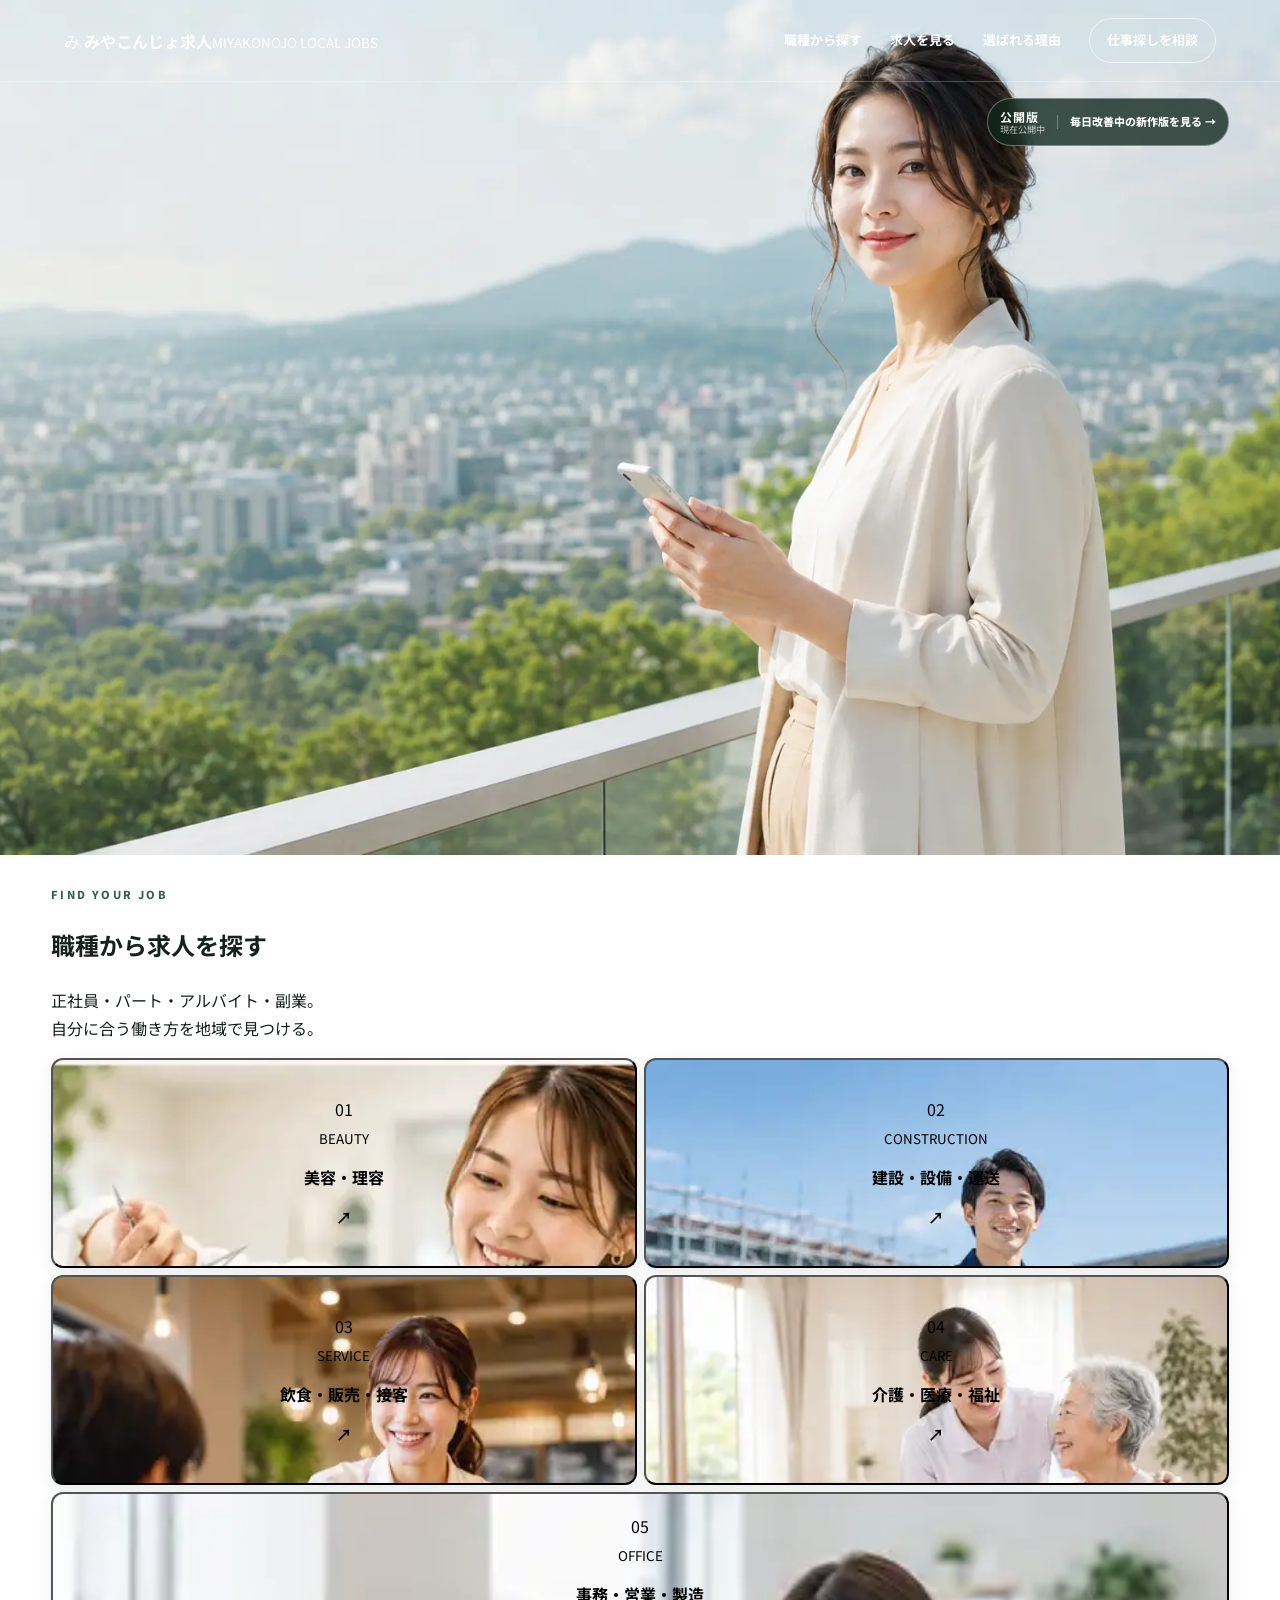
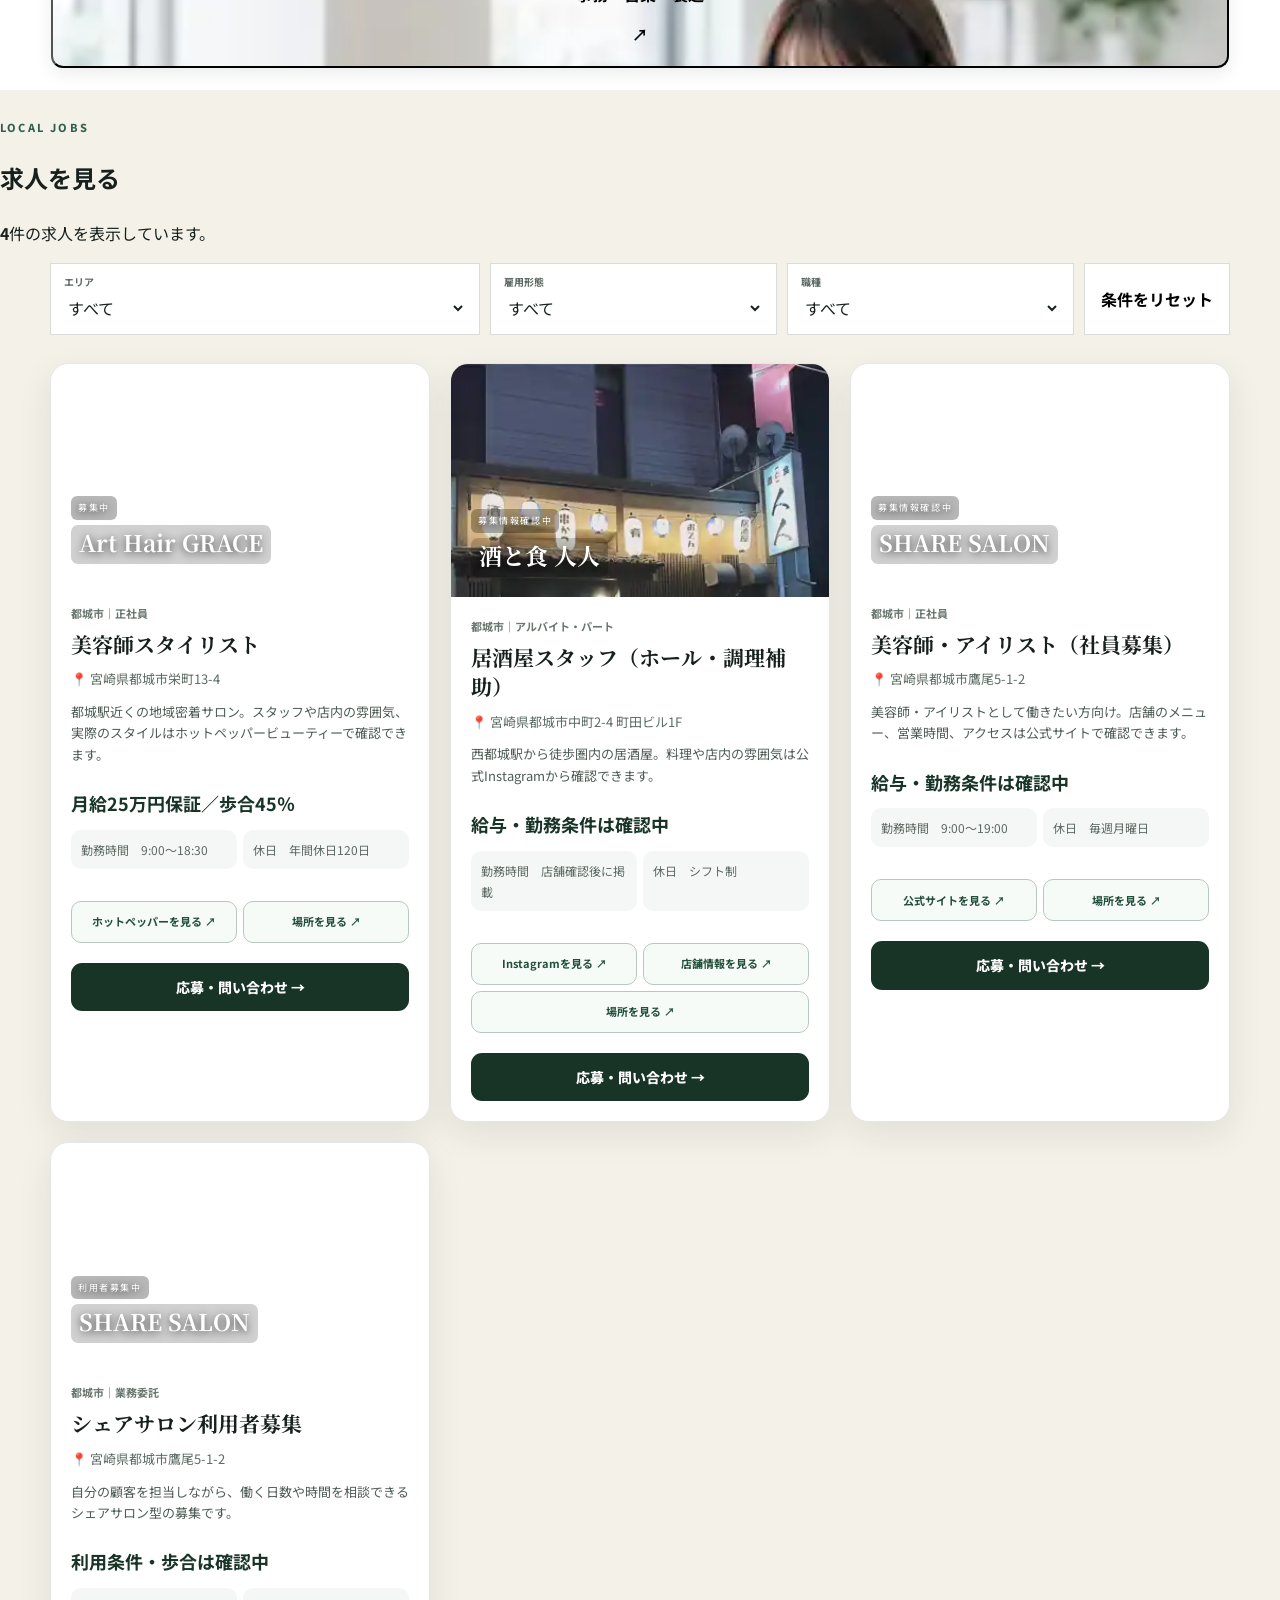
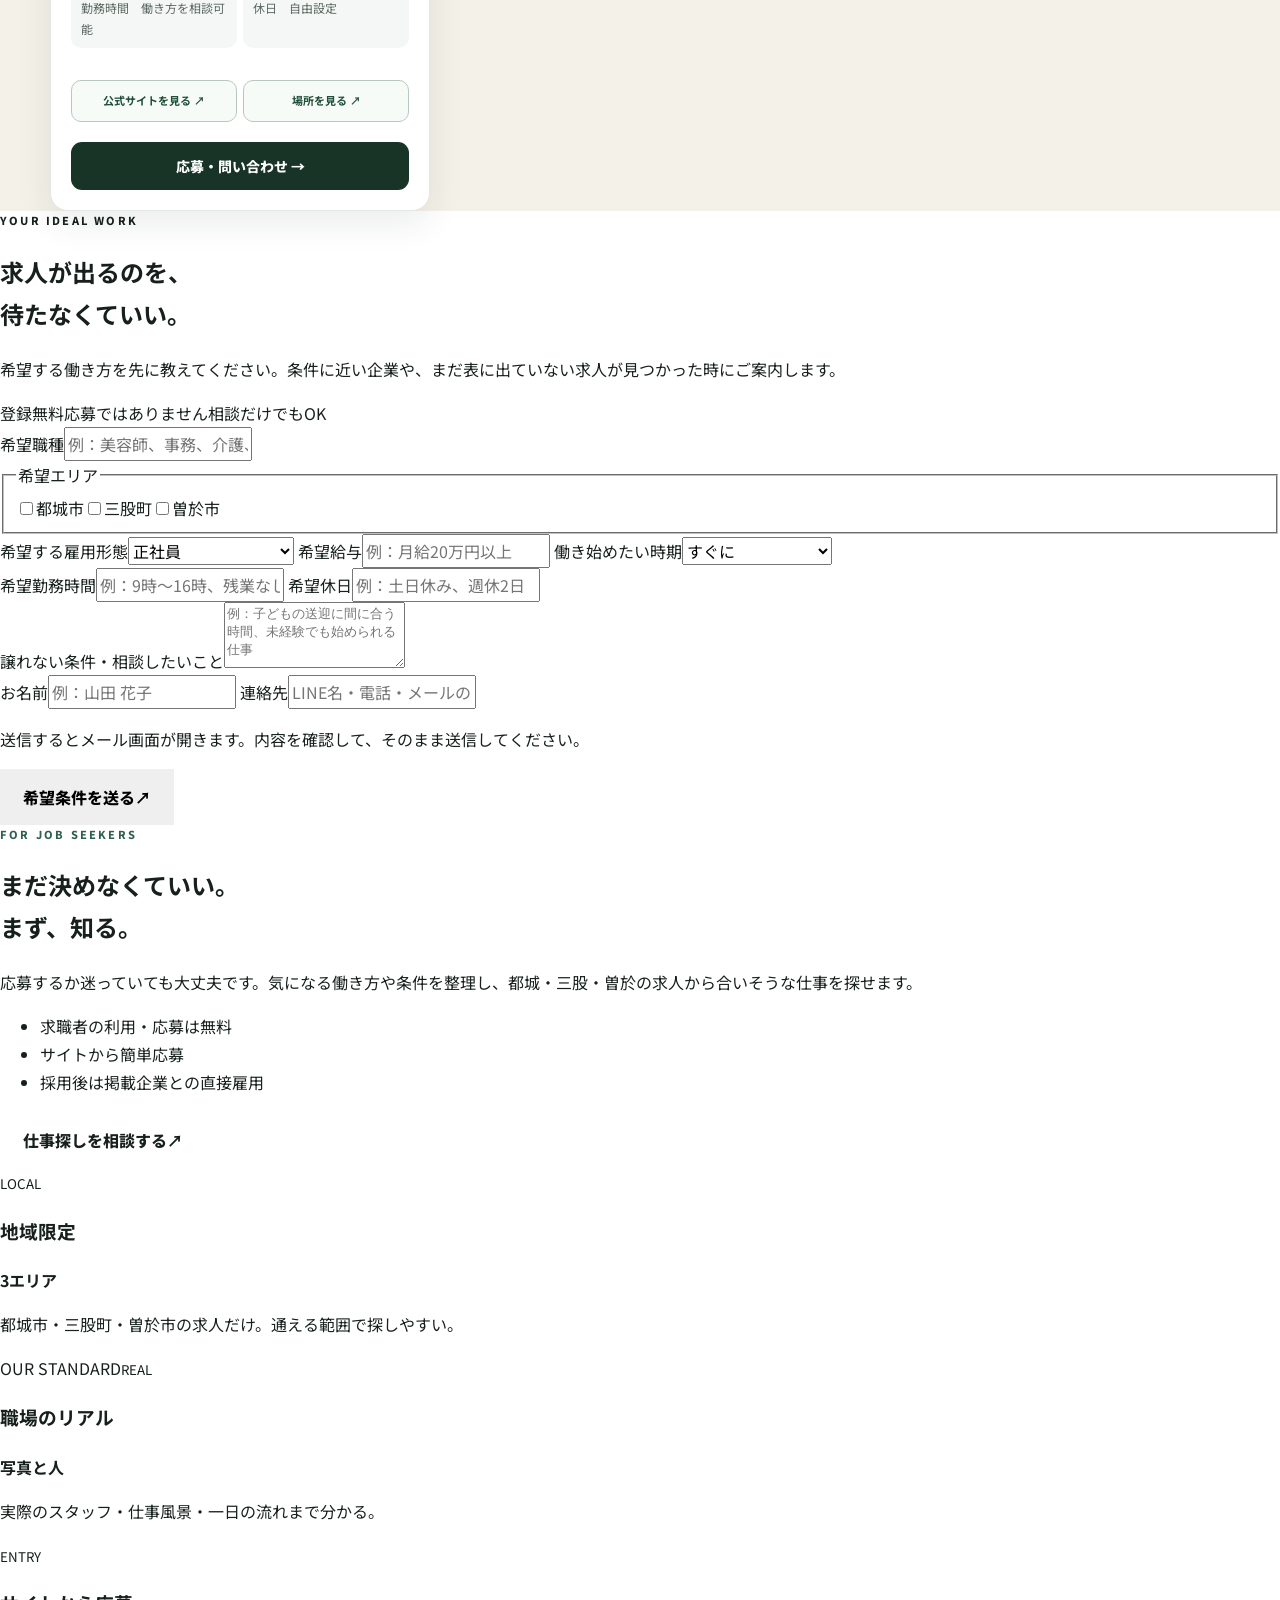
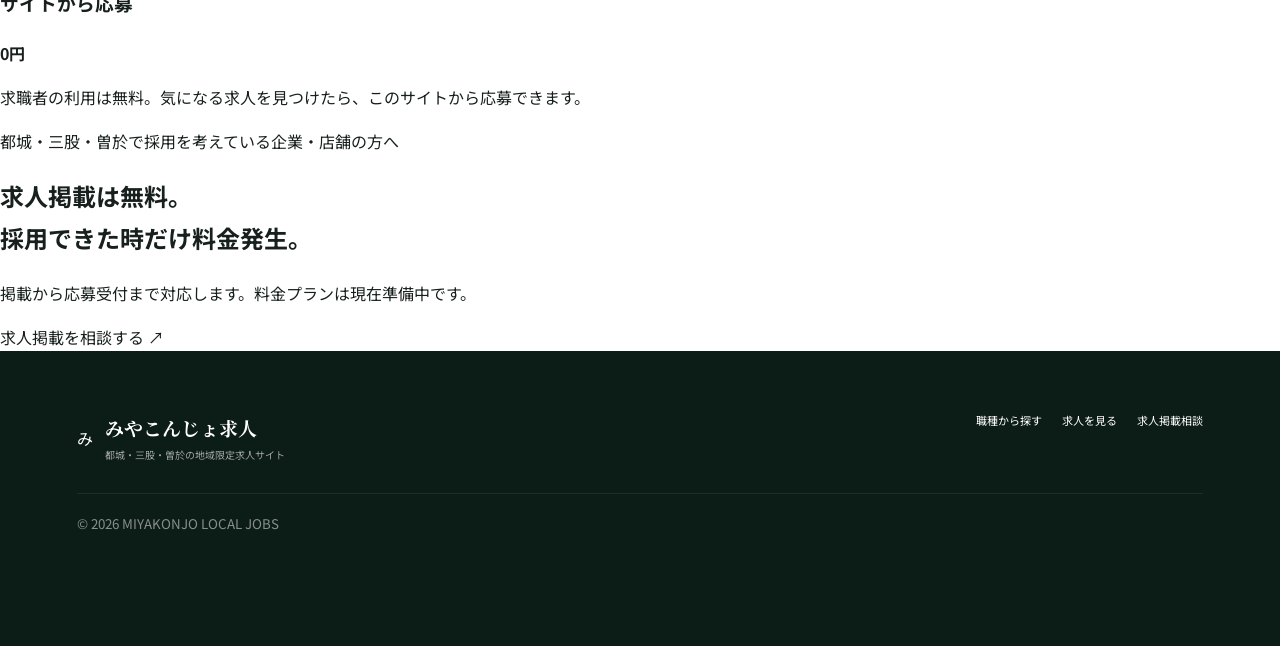
<file: index.html>
<!doctype html>
<html lang="ja">
<head>
  <meta charset="utf-8">
  <meta name="viewport" content="width=device-width,initial-scale=1,viewport-fit=cover">
  <meta name="theme-color" content="#244b3b">
  <meta name="description" content="都城・三股・曽於の地域限定求人サイト。サイトから応募でき、採用後は掲載企業との直接雇用になります。">
  <title>【公開版】みやこんじょ求人｜都城・三股・曽於の地域限定求人サイト</title>
  <link rel="preconnect" href="https://fonts.googleapis.com">
  <link rel="preconnect" href="https://fonts.gstatic.com" crossorigin>
  <link href="https://fonts.googleapis.com/css2?family=Noto+Sans+JP:wght@400;500;600;700;800&family=Noto+Serif+JP:wght@600;700&display=swap" rel="stylesheet">
  <link rel="stylesheet" href="styles.css">
  <script src="app.js" defer></script>
  <style>
    .site-edition{position:absolute;z-index:25;top:98px;right:4vw;display:flex;align-items:center;gap:12px;padding:10px 12px;border:1px solid rgba(255,255,255,.35);border-radius:999px;background:rgba(15,38,29,.78);color:#fff;backdrop-filter:blur(10px);font-size:11px;line-height:1.25}
    .site-edition div{display:grid}.site-edition strong{font-size:12px;letter-spacing:.08em}.site-edition small{opacity:.72}.site-edition a{padding-left:12px;border-left:1px solid rgba(255,255,255,.3);font-weight:800}
    @media(max-width:700px){.site-edition{top:76px;left:10px;right:10px;justify-content:space-between;padding:8px 10px}.site-edition small{display:none}.site-edition a{font-size:10px}}
  </style>
</head>
<body>
  <aside class="site-edition" aria-label="サイトのバージョン"><div><strong>公開版</strong><small>現在公開中</small></div><a href="v2/">毎日改善中の新作版を見る →</a></aside>
  <header class="header">
    <a class="logo" href="#top" aria-label="みやこんじょ求人 ホーム">
      <span class="logo-mark">み</span>
      <span><strong>みやこんじょ求人</strong><small>MIYAKONOJO LOCAL JOBS</small></span>
    </a>
    <nav class="desktop-nav" aria-label="メインメニュー">
      <a href="#category">職種から探す</a>
      <a href="#jobs">求人を見る</a>
      <a href="#about">選ばれる理由</a>
      <a class="nav-cta" href="#entry">仕事探しを相談</a>
    </nav>
    <button class="menu-button" type="button" aria-label="メニューを開く" aria-expanded="false"><span></span><span></span></button>
  </header>

  <main id="top">
    <section class="hero">
      <img class="hero-image" src="assets/hero.webp" alt="スマートフォンを手に、地域の街を眺める女性">
      <div class="hero-shade"></div>
      <div class="hero-content">
        <p class="eyebrow">都城・三股・曽於の地域限定求人サイト</p>
        <h1>地元で働く。<br><span>ちゃんと選ぶ。</span></h1>
        <p class="hero-lead">給与や休日だけでは分からない。<br>職場の人、雰囲気、働き方まで見て選べる求人サイト。</p>
        <form class="hero-search" id="heroSearch">
          <label><span>キーワード</span><input id="heroKeyword" type="search" placeholder="美容、事務、未経験など"></label>
          <label><span>エリア</span><select id="heroArea"><option value="">すべて</option><option>都城市</option><option>三股町</option><option>曽於市</option></select></label>
          <button type="submit">求人を探す</button>
        </form>
        <div class="hero-actions">
          <a class="button button-primary" href="#jobs">求人を見る <span>↗</span></a>
          <a class="button button-glass" href="#wish">希望条件を登録する</a>
        </div>
      </div>
      <div class="ambassador"><small>JOB NAVIGATOR</small><strong>MIYAKO</strong><span>地元の仕事探しをご案内</span></div>
      <div class="hero-note"><span>SCROLL</span><i></i></div>
    </section>

    <section class="intro" id="about">
      <div>
        <p class="eyebrow green">WHY LOCAL JOBS?</p>
        <h2>求人票の向こう側まで、<br>見てから選べる。</h2>
      </div>
      <p>同じ職種、同じ給与でも、働きやすさは会社ごとに違います。みやこんじょ求人は、実際のスタッフ、職場の雰囲気、一日の流れまで届けます。気になる求人には、このサイトから応募できます。</p>
    </section>

    <section class="category-section" id="category">
      <div class="section-title">
        <div><p class="eyebrow green">FIND YOUR JOB</p><h2>職種から求人を探す</h2></div>
        <p>正社員・パート・アルバイト・副業。<br>自分に合う働き方を地域で見つける。</p>
      </div>
      <div class="category-grid">
        <button class="category-card beauty" type="button" data-category="美容・理容">
          <span class="category-number">01</span><div><small>BEAUTY</small><h3>美容・理容</h3><p>スタイリスト・アシスタント・アイリスト</p></div><b>↗</b>
        </button>
        <button class="category-card work" type="button" data-category="建設・設備・運送">
          <span class="category-number">02</span><div><small>CONSTRUCTION</small><h3>建設・設備・運送</h3><p>技術職・現場・ドライバー</p></div><b>↗</b>
        </button>
        <button class="category-card food" type="button" data-category="飲食・販売・接客">
          <span class="category-number">03</span><div><small>SERVICE</small><h3>飲食・販売・接客</h3><p>飲食店・小売・宿泊・サービス</p></div><b>↗</b>
        </button>
        <button class="category-card text-card service" type="button" data-category="介護・医療・福祉">
          <span class="category-number">04</span><div><small>CARE</small><h3>介護・医療・福祉</h3><p>介護職・看護・保育・支援</p></div><b>↗</b>
        </button>
        <button class="category-card text-card outing" type="button" data-category="事務・営業・製造">
          <span class="category-number">05</span><div><small>OFFICE</small><h3>事務・営業・製造</h3><p>オフィス・工場・農業・その他</p></div><b>↗</b>
        </button>
      </div>
    </section>

    <section class="jobs-section" id="jobs">
      <div class="section-title">
        <div><p class="eyebrow green">LOCAL JOBS</p><h2>求人を見る</h2></div>
        <p><strong id="resultCount">0</strong>件の求人を表示しています。</p>
      </div>
      <div class="job-filters">
        <label><span>エリア</span><select id="areaFilter"><option value="">すべて</option><option>都城市</option><option>三股町</option><option>曽於市</option></select></label>
        <label><span>雇用形態</span><select id="typeFilter"><option value="">すべて</option><option>正社員</option><option>アルバイト・パート</option><option>業務委託</option></select></label>
        <label><span>職種</span><select id="categoryFilter"><option value="">すべて</option><option>美容・理容</option><option>建設・設備・運送</option><option>飲食・販売・接客</option><option>介護・医療・福祉</option><option>事務・営業・製造</option></select></label>
        <button id="resetFilters" type="button">条件をリセット</button>
      </div>
      <div class="job-grid" id="jobList"></div>
      <div class="empty-jobs" id="emptyJobs" hidden><h3>条件に合う求人がまだありません</h3><p>希望条件を登録すると、近い求人が出た時にご案内できます。</p><a href="#wish">希望条件を登録する</a></div>
    </section>

    <section class="wish-section" id="wish">
      <div class="wish-intro">
        <p class="eyebrow">YOUR IDEAL WORK</p>
        <h2>求人が出るのを、<br>待たなくていい。</h2>
        <p>希望する働き方を先に教えてください。条件に近い企業や、まだ表に出ていない求人が見つかった時にご案内します。</p>
        <div class="wish-points"><span>登録無料</span><span>応募ではありません</span><span>相談だけでもOK</span></div>
      </div>
      <form class="wish-form" id="wishForm">
        <div class="form-row">
          <label><span>希望職種</span><input name="job" required placeholder="例：美容師、事務、介護、運送"></label>
          <fieldset><legend>希望エリア</legend><div class="choice-group"><label><input type="checkbox" name="area" value="都城市"><span>都城市</span></label><label><input type="checkbox" name="area" value="三股町"><span>三股町</span></label><label><input type="checkbox" name="area" value="曽於市"><span>曽於市</span></label></div></fieldset>
        </div>
        <div class="form-row three">
          <label><span>希望する雇用形態</span><select name="type"><option>正社員</option><option>パート・アルバイト</option><option>副業・業務委託</option><option>こだわらない</option></select></label>
          <label><span>希望給与</span><input name="salary" placeholder="例：月給20万円以上"></label>
          <label><span>働き始めたい時期</span><select name="start"><option>すぐに</option><option>1か月以内</option><option>3か月以内</option><option>良い仕事があれば</option></select></label>
        </div>
        <div class="form-row">
          <label><span>希望勤務時間</span><input name="hours" placeholder="例：9時〜16時、残業なし"></label>
          <label><span>希望休日</span><input name="holidays" placeholder="例：土日休み、週休2日"></label>
        </div>
        <label><span>譲れない条件・相談したいこと</span><textarea name="priority" rows="4" placeholder="例：子どもの送迎に間に合う時間、未経験でも始められる仕事"></textarea></label>
        <div class="form-row">
          <label><span>お名前</span><input name="name" required autocomplete="name" placeholder="例：山田 花子"></label>
          <label><span>連絡先</span><input name="contact" required placeholder="LINE名・電話・メールのいずれか"></label>
        </div>
        <div class="form-submit"><p>送信するとメール画面が開きます。内容を確認して、そのまま送信してください。</p><button class="button button-primary" type="submit">希望条件を送る <span>↗</span></button></div>
      </form>
    </section>


    <section class="advertise" id="entry">
      <div class="ad-copy">
        <p class="eyebrow green">FOR JOB SEEKERS</p>
        <h2>まだ決めなくていい。<br><span>まず、知る。</span></h2>
        <p>応募するか迷っていても大丈夫です。気になる働き方や条件を整理し、都城・三股・曽於の求人から合いそうな仕事を探せます。</p>
        <ul><li>求職者の利用・応募は無料</li><li>サイトから簡単応募</li><li>採用後は掲載企業との直接雇用</li></ul>
        <a class="button button-primary" href="mailto:weeds_skillup_0128@yahoo.co.jp?subject=仕事探しの相談">仕事探しを相談する <span>↗</span></a>
      </div>
      <div class="plans">
        <div><small>LOCAL</small><h3>地域限定</h3><strong><b>3</b>エリア</strong><p>都城市・三股町・曽於市の求人だけ。通える範囲で探しやすい。</p></div>
        <div class="recommended"><span>OUR STANDARD</span><small>REAL</small><h3>職場のリアル</h3><strong><b>写真</b>と人</strong><p>実際のスタッフ・仕事風景・一日の流れまで分かる。</p></div>
        <div><small>ENTRY</small><h3>サイトから応募</h3><strong><b>0</b>円</strong><p>求職者の利用は無料。気になる求人を見つけたら、このサイトから応募できます。</p></div>
      </div>
    </section>
    <section class="employer-cta" id="advertise"><p>都城・三股・曽於で採用を考えている企業・店舗の方へ</p><h2>求人掲載は無料。<br>採用できた時だけ料金発生。</h2><p>掲載から応募受付まで対応します。料金プランは現在準備中です。</p><a href="mailto:weeds_skillup_0128@yahoo.co.jp?subject=求人掲載の相談">求人掲載を相談する ↗</a></section>
  </main>

  <footer>
    <div class="footer-brand"><span class="logo-mark">み</span><div><strong>みやこんじょ求人</strong><p>都城・三股・曽於の地域限定求人サイト</p></div></div>
    <div class="footer-links"><a href="#category">職種から探す</a><a href="#jobs">求人を見る</a><a href="#advertise">求人掲載相談</a></div>
    <small>© 2026 MIYAKONJO LOCAL JOBS</small>
  </footer>

  <nav class="mobile-nav" aria-label="スマホメニュー">
    <a href="#top"><span>⌂</span>ホーム</a><a href="#category"><span>⌕</span>職種</a><a href="#jobs"><span>✦</span>求人</a><a href="#wish"><span>＋</span>希望</a>
  </nav>
  <dialog class="job-dialog" id="jobDialog"><div id="jobDialogContent"></div><button class="dialog-close" id="closeDialog" type="button" aria-label="閉じる">×</button></dialog>
</body>
</html>
</file>
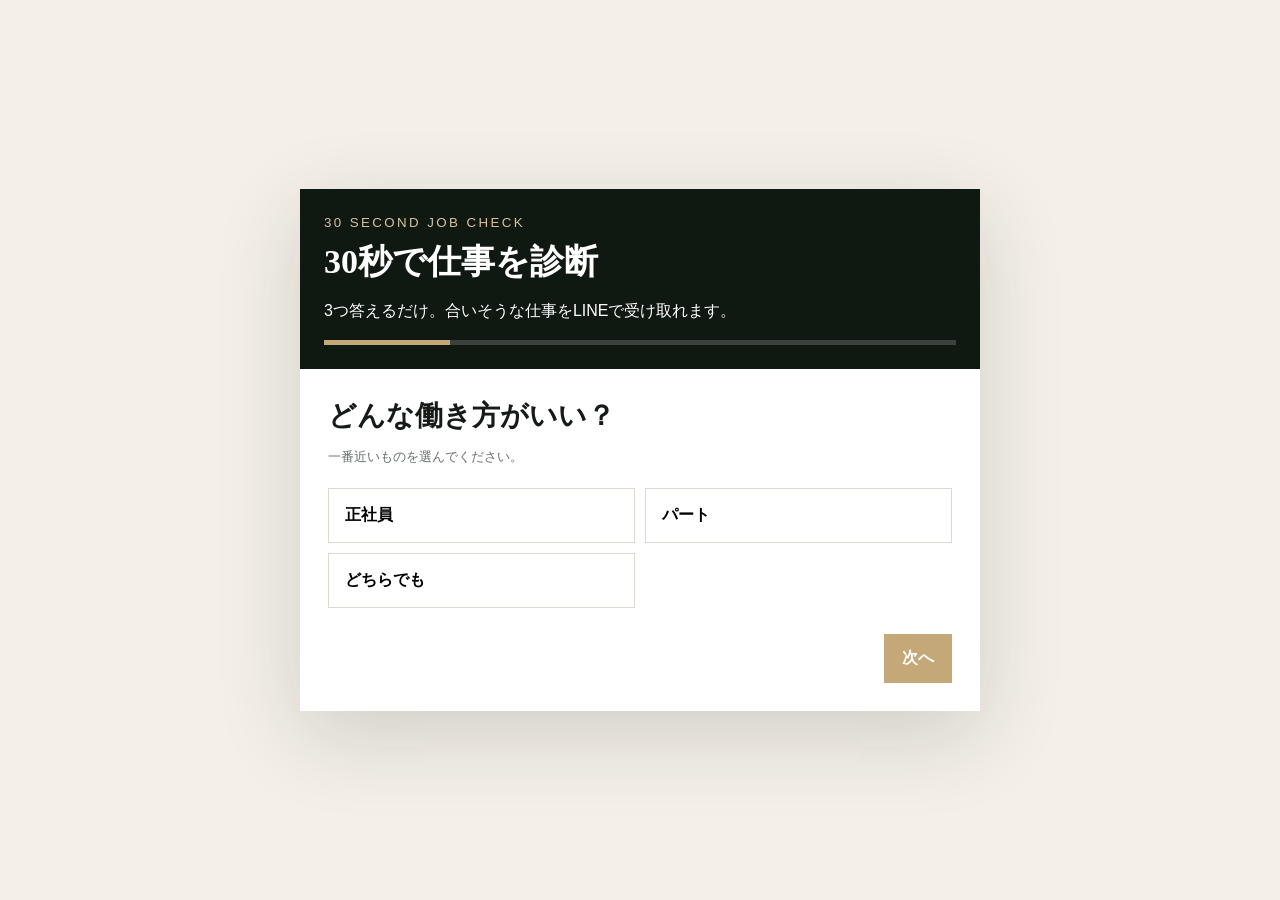
<file: diagnosis/index.html>
<!doctype html><html lang="ja"><head><meta charset="utf-8"><meta name="viewport" content="width=device-width,initial-scale=1,viewport-fit=cover"><meta name="theme-color" content="#101812"><title>30秒仕事診断｜みやこんじょ求人</title><style>:root{--deep:#101812;--green:#29483a;--gold:#c4a878;--cream:#f4f0e8;--ink:#161b18;--muted:#69716c;--line:#ddd9d0;--linegreen:#06c755}*{box-sizing:border-box}body{margin:0;font-family:-apple-system,BlinkMacSystemFont,"Yu Gothic",Meiryo,sans-serif;background:var(--cream);color:var(--ink)}button,a{font:inherit}.wrap{min-height:100svh;display:grid;place-items:center;padding:24px}.card{width:min(680px,100%);background:#fff;box-shadow:0 24px 80px rgba(20,30,24,.16);overflow:hidden}.head{background:var(--deep);color:#fff;padding:24px}.head small{letter-spacing:.18em;color:#d8c29e}.head h1{font-family:serif;font-size:34px;margin:8px 0}.progress{height:5px;background:rgba(255,255,255,.18);margin-top:18px}.bar{height:100%;width:20%;background:var(--gold);transition:.35s}.body{padding:28px}.step{display:none}.step.active{display:block}.step h2{font-family:serif;font-size:28px;margin:0 0 8px}.step p{color:var(--muted);font-size:13px}.choices{display:grid;grid-template-columns:1fr 1fr;gap:10px;margin-top:22px}.choice{border:1px solid var(--line);background:#fff;padding:16px;text-align:left;font-weight:700}.choice.active{background:var(--green);color:#fff;border-color:var(--green)}.actions{display:flex;justify-content:space-between;gap:10px;margin-top:26px}.next,.back{border:0;padding:14px 18px;font-weight:800}.next{background:var(--gold);color:#fff;margin-left:auto}.back{background:#eeeae3}.result{display:none;text-align:center}.result.active{display:block}.result h2{font-family:serif;font-size:34px}.summary{background:var(--cream);padding:18px;text-align:left;margin:18px 0;font-size:14px}.line{display:block;background:var(--linegreen);color:#fff;text-decoration:none;padding:17px;font-weight:900}.restart{border:0;background:none;margin-top:16px;color:var(--muted)}@media(max-width:560px){.wrap{padding:0}.card{min-height:100svh}.head{padding:20px}.body{padding:24px 18px}.choices{grid-template-columns:1fr}.step h2{font-size:25px}}</style></head><body><div class="wrap"><main class="card"><header class="head"><small>30 SECOND JOB CHECK</small><h1>30秒で仕事を診断</h1><p>3つ答えるだけ。合いそうな仕事をLINEで受け取れます。</p><div class="progress"><div class="bar" id="bar"></div></div></header><div class="body"><section class="step active" data-step="1"><h2>どんな働き方がいい？</h2><p>一番近いものを選んでください。</p><div class="choices" data-key="type"><button class="choice">正社員</button><button class="choice">パート</button><button class="choice">どちらでも</button></div><div class="actions"><button class="next">次へ</button></div></section><section class="step" data-step="2"><h2>何を重視したい？</h2><div class="choices" data-key="priority"><button class="choice">休み</button><button class="choice">収入</button><button class="choice">時間</button><button class="choice">人間関係</button></div><div class="actions"><button class="back">戻る</button><button class="next">次へ</button></div></section><section class="step" data-step="3"><h2>興味のある仕事は？</h2><div class="choices" data-key="job"><button class="choice">美容</button><button class="choice">事務</button><button class="choice">介護</button><button class="choice">飲食</button><button class="choice">建設</button><button class="choice">まだ分からない</button></div><div class="actions"><button class="back">戻る</button><button class="next" id="finish">診断する</button></div></section><section class="result" id="result"><small>YOUR RESULT</small><h2>あなたに合いそうな仕事を探します。</h2><div class="summary" id="summary"></div><p>今ある求人だけでなく、まだ掲載前の求人も含めてLINEで案内します。</p><a class="line" href="#" id="lineLink">LINEで結果を受け取る</a><button class="restart" id="restart">最初からやり直す</button></section></div></main></div><script>let step=1;const ans={};const steps=[...document.querySelectorAll('.step')];const bar=document.getElementById('bar');document.querySelectorAll('.choices').forEach(g=>g.querySelectorAll('.choice').forEach(b=>b.onclick=()=>{g.querySelectorAll('.choice').forEach(x=>x.classList.remove('active'));b.classList.add('active');ans[g.dataset.key]=b.textContent;}));function show(n){step=n;steps.forEach(s=>s.classList.toggle('active',Number(s.dataset.step)===n));bar.style.width=(n/3*100)+'%'}document.querySelectorAll('.next').forEach(b=>b.onclick=()=>{if(b.id==='finish'){document.querySelectorAll('.step').forEach(s=>s.classList.remove('active'));document.getElementById('result').classList.add('active');bar.style.width='100%';document.getElementById('summary').innerHTML='<b>雇用形態：</b>'+(ans.type||'未選択')+'<br><b>重視：</b>'+(ans.priority||'未選択')+'<br><b>職種：</b>'+(ans.job||'未選択');return}show(Math.min(3,step+1))});document.querySelectorAll('.back').forEach(b=>b.onclick=()=>show(Math.max(1,step-1)));document.getElementById('restart').onclick=()=>{Object.keys(ans).forEach(k=>delete ans[k]);document.querySelectorAll('.choice').forEach(x=>x.classList.remove('active'));document.getElementById('result').classList.remove('active');show(1)};document.getElementById('lineLink').onclick=e=>{e.preventDefault();alert('LINE公式アカウントのURLを入れれば、ここから診断結果を送れます。')};</script></body></html>
</file>
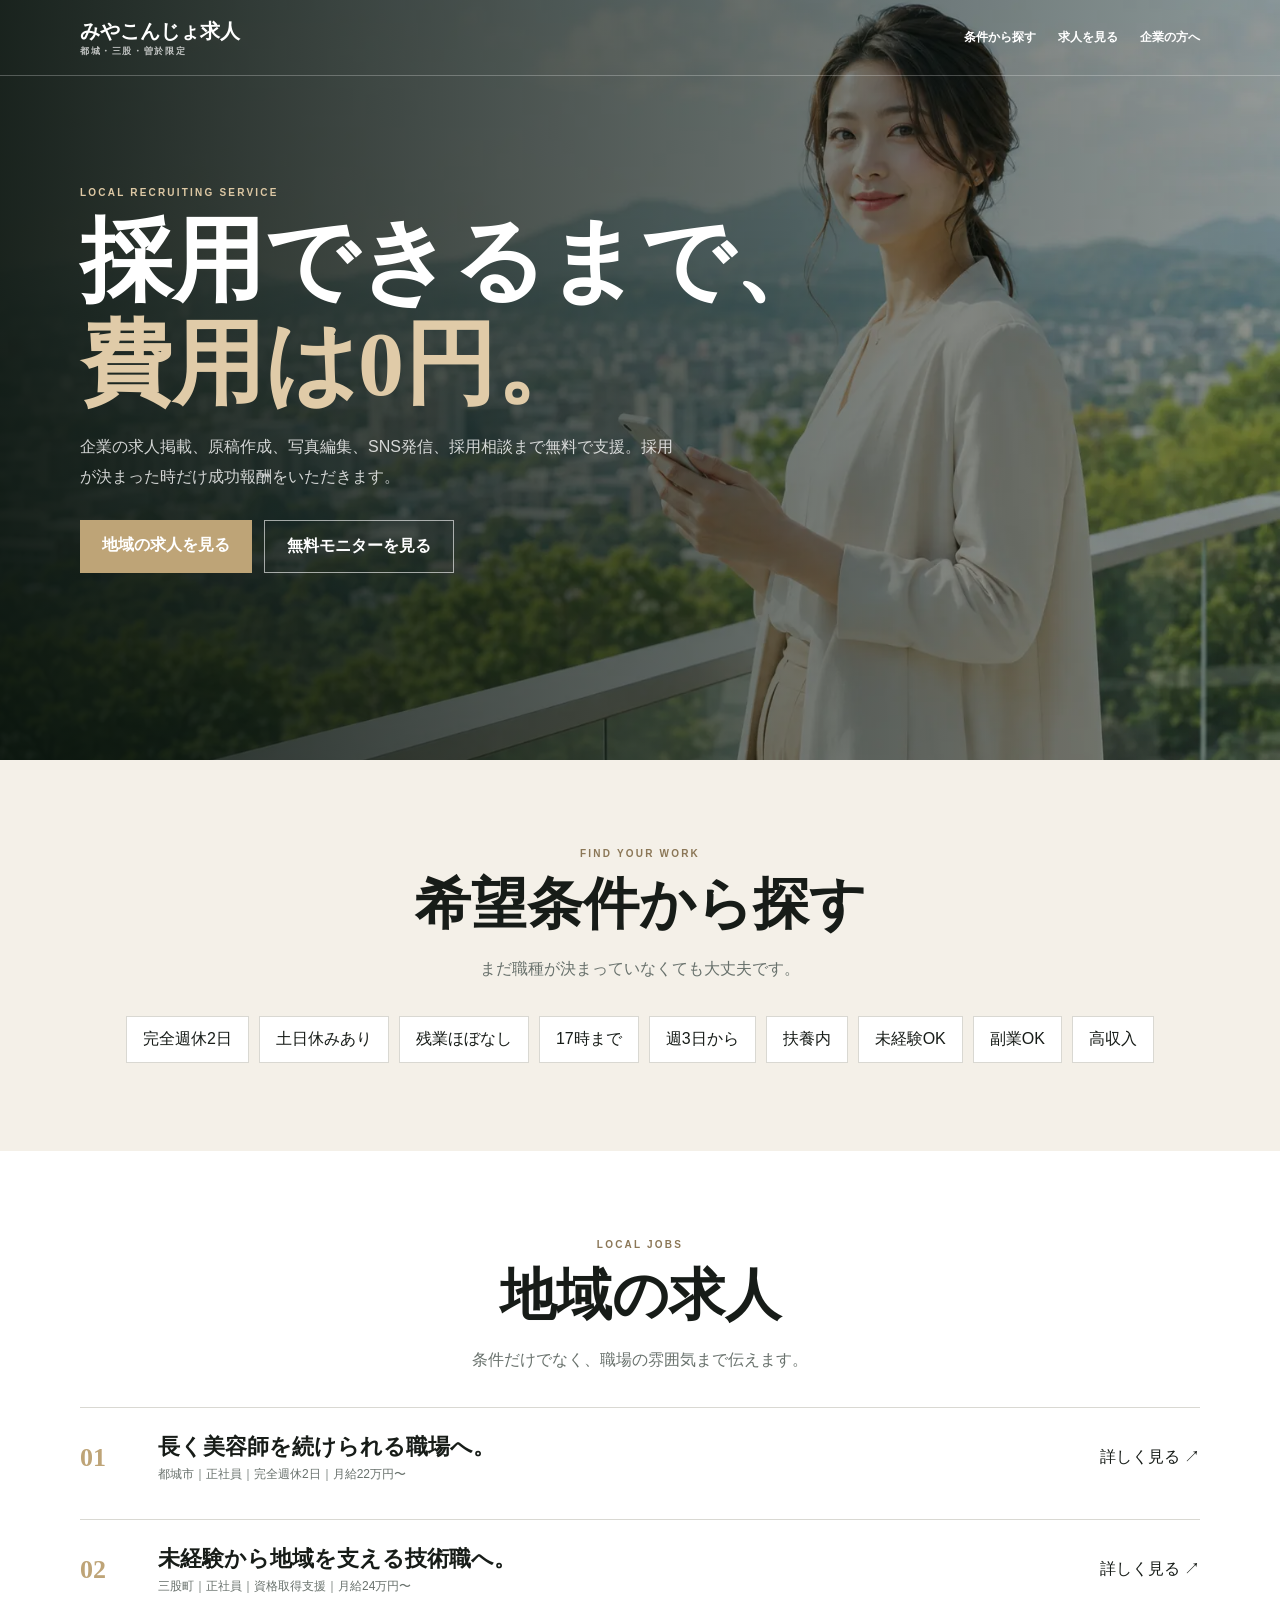
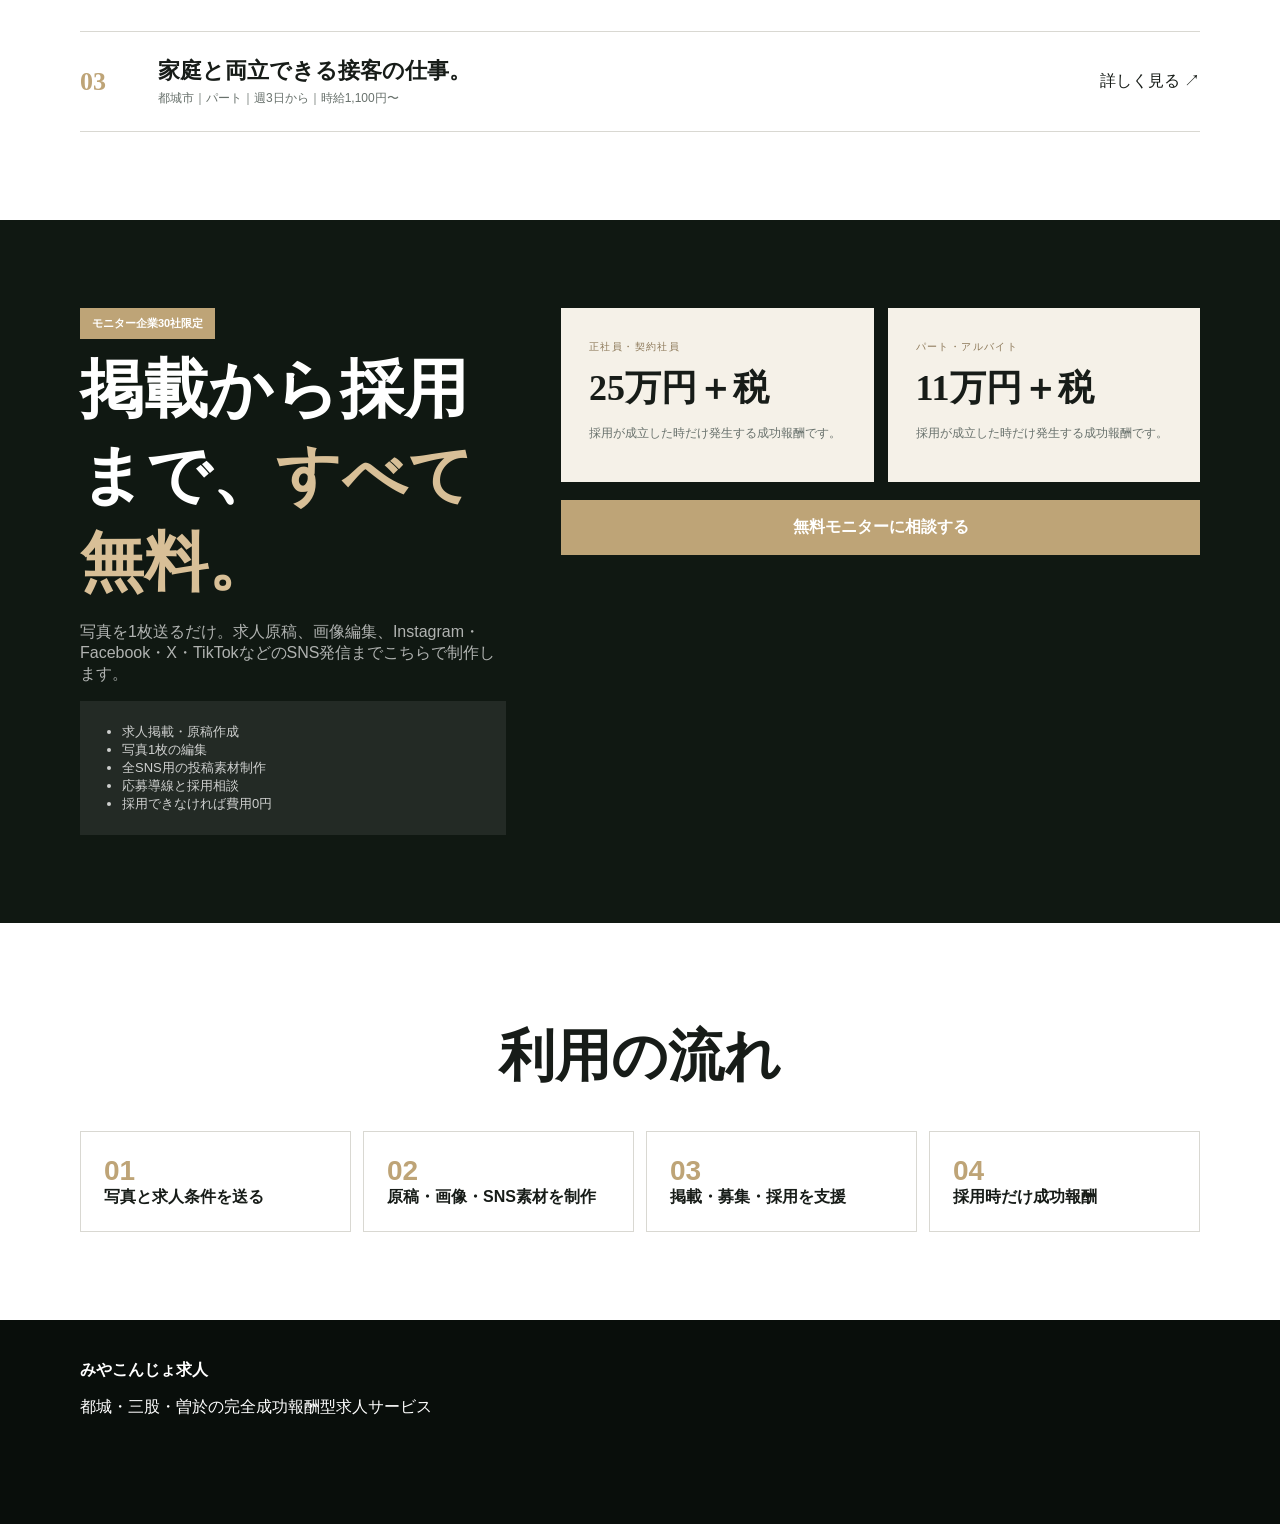
<file: final/index.html>
<!doctype html><html lang="ja"><head><meta charset="utf-8"><meta name="viewport" content="width=device-width,initial-scale=1,viewport-fit=cover"><meta name="theme-color" content="#101812"><title>みやこんじょ求人｜完全成功報酬型</title><style>:root{--d:#101812;--g:#29483a;--gold:#bea477;--ivory:#f4f0e8;--ink:#171c18;--m:#68716c;--line:#d9d8d2}*{box-sizing:border-box}body{margin:0;font-family:-apple-system,BlinkMacSystemFont,"Yu Gothic",Meiryo,sans-serif;color:var(--ink);background:#fff}a{text-decoration:none;color:inherit}.shell{width:min(1120px,calc(100% - 32px));margin:auto}.header{position:absolute;z-index:10;left:0;right:0;top:0;height:76px;color:#fff;border-bottom:1px solid rgba(255,255,255,.25)}.headerin{height:100%;display:flex;align-items:center;justify-content:space-between}.logo{font-weight:900;font-size:20px}.logo small{display:block;font-size:9px;letter-spacing:.18em;opacity:.7}.nav{display:flex;gap:22px;font-size:12px;font-weight:700}.hero{min-height:760px;color:#fff;background:linear-gradient(90deg,rgba(8,18,12,.92),rgba(8,18,12,.35)),url('../assets/hero.webp') center/cover;display:flex;align-items:center}.hero h1{font-family:serif;font-size:clamp(52px,8vw,92px);line-height:1.12;margin:12px 0}.hero h1 span{display:block;color:#e0cba8}.hero p{max-width:600px;font-size:16px;line-height:1.9;color:rgba(255,255,255,.8)}.kicker{font-size:10px;letter-spacing:.22em;color:#ddc8a4;font-weight:800}.btns{display:flex;gap:12px;margin-top:28px}.btn{padding:15px 22px;font-weight:900}.gold{background:var(--gold)}.ghost{border:1px solid rgba(255,255,255,.6)}section{padding:88px 0}.head{text-align:center;margin-bottom:36px}.head h2{font-family:serif;font-size:clamp(34px,5vw,56px);margin:8px 0}.head p{color:var(--m)}.conditions{background:var(--ivory)}.chips{display:flex;flex-wrap:wrap;gap:10px;justify-content:center}.chip{border:1px solid var(--line);background:#fff;padding:12px 16px}.jobs{display:grid;gap:12px}.job{display:grid;grid-template-columns:60px 1fr auto;gap:18px;align-items:center;padding:24px 0;border-top:1px solid var(--line)}.job:last-child{border-bottom:1px solid var(--line)}.job b{font-family:serif;font-size:26px;color:var(--gold)}.job h3{margin:0 0 4px;font-size:22px}.job p{margin:0;color:var(--m);font-size:12px}.offer{background:var(--d);color:#fff}.offerbox{display:grid;grid-template-columns:.8fr 1.2fr;gap:55px;align-items:start}.offer h2{font-family:serif;font-size:clamp(40px,5vw,64px);line-height:1.35;margin:8px 0}.offer h2 span{color:#d8bf97}.offer p{color:rgba(255,255,255,.67)}.badge{display:inline-block;background:var(--gold);padding:8px 12px;font-size:11px;font-weight:900}.prices{display:grid;grid-template-columns:1fr 1fr;gap:14px}.price{background:#f5f1e8;color:var(--ink);padding:28px}.price small{font-size:10px;letter-spacing:.14em;color:#8b7757}.price strong{display:block;font-family:serif;font-size:36px;margin:10px 0}.price p{color:var(--m);font-size:12px}.free{margin-top:14px;background:rgba(255,255,255,.08);padding:22px}.free ul{margin:0;padding-left:20px;color:rgba(255,255,255,.78);font-size:13px}.cta{display:block;margin-top:18px;background:var(--gold);color:#fff;text-align:center;padding:17px;font-weight:900}.flow{display:grid;grid-template-columns:repeat(4,1fr);gap:12px}.step{padding:23px;border:1px solid var(--line)}.step b{display:block;color:var(--gold);font-size:28px}.footer{background:#090e0b;color:#fff;padding:40px 0 90px}.mobile{display:none}@media(max-width:800px){.nav{display:none}.hero{min-height:720px;background:linear-gradient(0deg,rgba(8,18,12,.94),rgba(8,18,12,.25)),url('../assets/hero.webp') 62% center/cover}.hero h1{font-size:46px}.btns{display:grid}.offerbox{grid-template-columns:1fr}.prices{grid-template-columns:1fr}.flow{grid-template-columns:1fr 1fr}.job{grid-template-columns:45px 1fr}.job>a{display:none}.mobile{position:fixed;z-index:20;left:0;right:0;bottom:0;display:grid;grid-template-columns:repeat(4,1fr);background:#fff;border-top:1px solid var(--line);padding:9px 4px calc(9px + env(safe-area-inset-bottom));font-size:10px;text-align:center}.mobile span{display:block;font-size:18px;color:var(--g)}}@media(max-width:480px){.flow{grid-template-columns:1fr}}</style></head><body><header class="header"><div class="shell headerin"><a class="logo" href="#top">みやこんじょ求人<small>都城・三股・曽於限定</small></a><nav class="nav"><a href="#conditions">条件から探す</a><a href="#jobs">求人を見る</a><a href="#company">企業の方へ</a></nav></div></header><main id="top"><section class="hero"><div class="shell"><div class="kicker">LOCAL RECRUITING SERVICE</div><h1>採用できるまで、<span>費用は0円。</span></h1><p>企業の求人掲載、原稿作成、写真編集、SNS発信、採用相談まで無料で支援。採用が決まった時だけ成功報酬をいただきます。</p><div class="btns"><a class="btn gold" href="#jobs">地域の求人を見る</a><a class="btn ghost" href="#company">無料モニターを見る</a></div></div></section><section class="conditions" id="conditions"><div class="shell"><div class="head"><div class="kicker" style="color:#8b7757">FIND YOUR WORK</div><h2>希望条件から探す</h2><p>まだ職種が決まっていなくても大丈夫です。</p></div><div class="chips"><span class="chip">完全週休2日</span><span class="chip">土日休みあり</span><span class="chip">残業ほぼなし</span><span class="chip">17時まで</span><span class="chip">週3日から</span><span class="chip">扶養内</span><span class="chip">未経験OK</span><span class="chip">副業OK</span><span class="chip">高収入</span></div></div></section><section id="jobs"><div class="shell"><div class="head"><div class="kicker" style="color:#8b7757">LOCAL JOBS</div><h2>地域の求人</h2><p>条件だけでなく、職場の雰囲気まで伝えます。</p></div><div class="jobs"><article class="job"><b>01</b><div><h3>長く美容師を続けられる職場へ。</h3><p>都城市｜正社員｜完全週休2日｜月給22万円〜</p></div><a href="#">詳しく見る ↗</a></article><article class="job"><b>02</b><div><h3>未経験から地域を支える技術職へ。</h3><p>三股町｜正社員｜資格取得支援｜月給24万円〜</p></div><a href="#">詳しく見る ↗</a></article><article class="job"><b>03</b><div><h3>家庭と両立できる接客の仕事。</h3><p>都城市｜パート｜週3日から｜時給1,100円〜</p></div><a href="#">詳しく見る ↗</a></article></div></div></section><section class="offer" id="company"><div class="shell offerbox"><div><span class="badge">モニター企業30社限定</span><h2>掲載から採用まで、<span>すべて無料。</span></h2><p>写真を1枚送るだけ。求人原稿、画像編集、Instagram・Facebook・X・TikTokなどのSNS発信までこちらで制作します。</p><div class="free"><ul><li>求人掲載・原稿作成</li><li>写真1枚の編集</li><li>全SNS用の投稿素材制作</li><li>応募導線と採用相談</li><li>採用できなければ費用0円</li></ul></div></div><div><div class="prices"><article class="price"><small>正社員・契約社員</small><strong>25万円＋税</strong><p>採用が成立した時だけ発生する成功報酬です。</p></article><article class="price"><small>パート・アルバイト</small><strong>11万円＋税</strong><p>採用が成立した時だけ発生する成功報酬です。</p></article></div><a class="cta" href="mailto:weeds_skillup_0128@yahoo.co.jp?subject=無料モニター相談">無料モニターに相談する</a></div></div></section><section><div class="shell"><div class="head"><h2>利用の流れ</h2></div><div class="flow"><div class="step"><b>01</b><strong>写真と求人条件を送る</strong></div><div class="step"><b>02</b><strong>原稿・画像・SNS素材を制作</strong></div><div class="step"><b>03</b><strong>掲載・募集・採用を支援</strong></div><div class="step"><b>04</b><strong>採用時だけ成功報酬</strong></div></div></div></section></main><footer class="footer"><div class="shell"><strong>みやこんじょ求人</strong><p>都城・三股・曽於の完全成功報酬型求人サービス</p></div></footer><nav class="mobile"><a href="#top"><span>⌂</span>ホーム</a><a href="#conditions"><span>◇</span>条件</a><a href="#jobs"><span>▦</span>求人</a><a href="#company"><span>＋</span>掲載</a></nav></body></html>
</file>
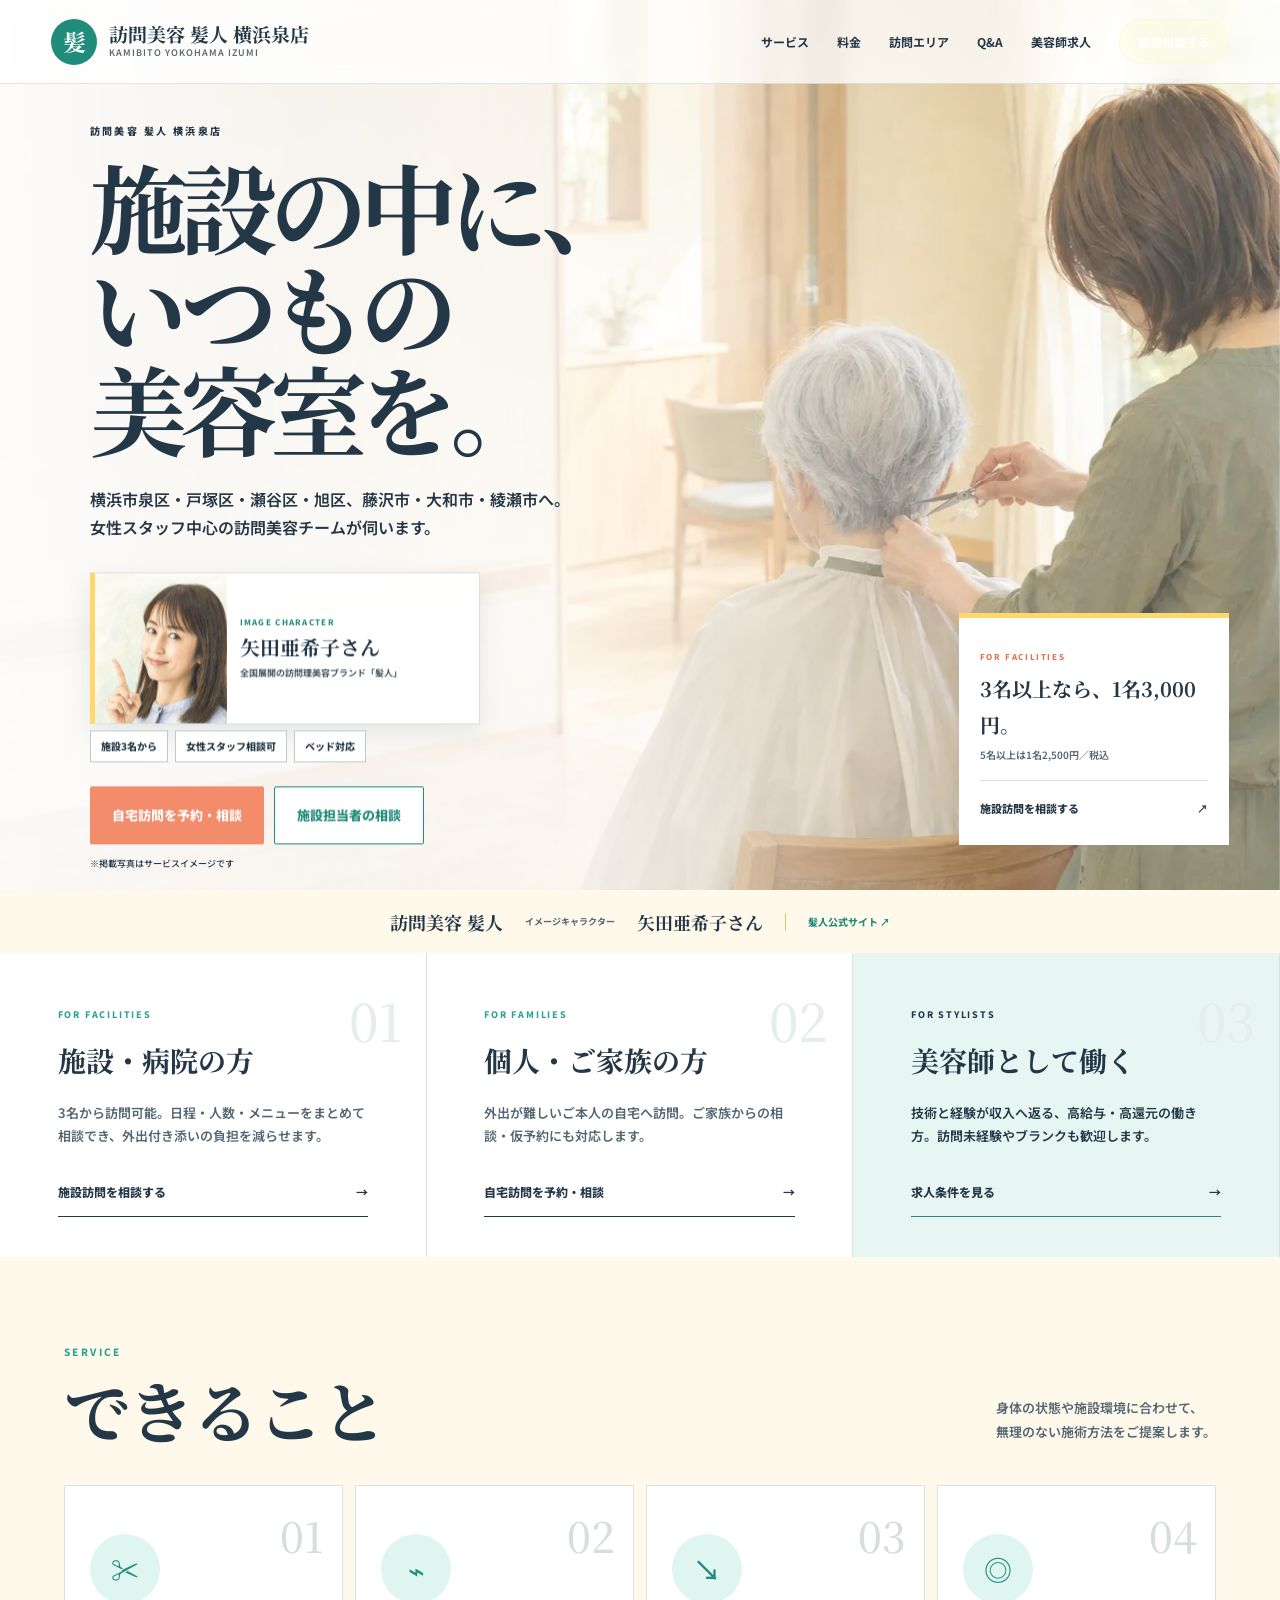
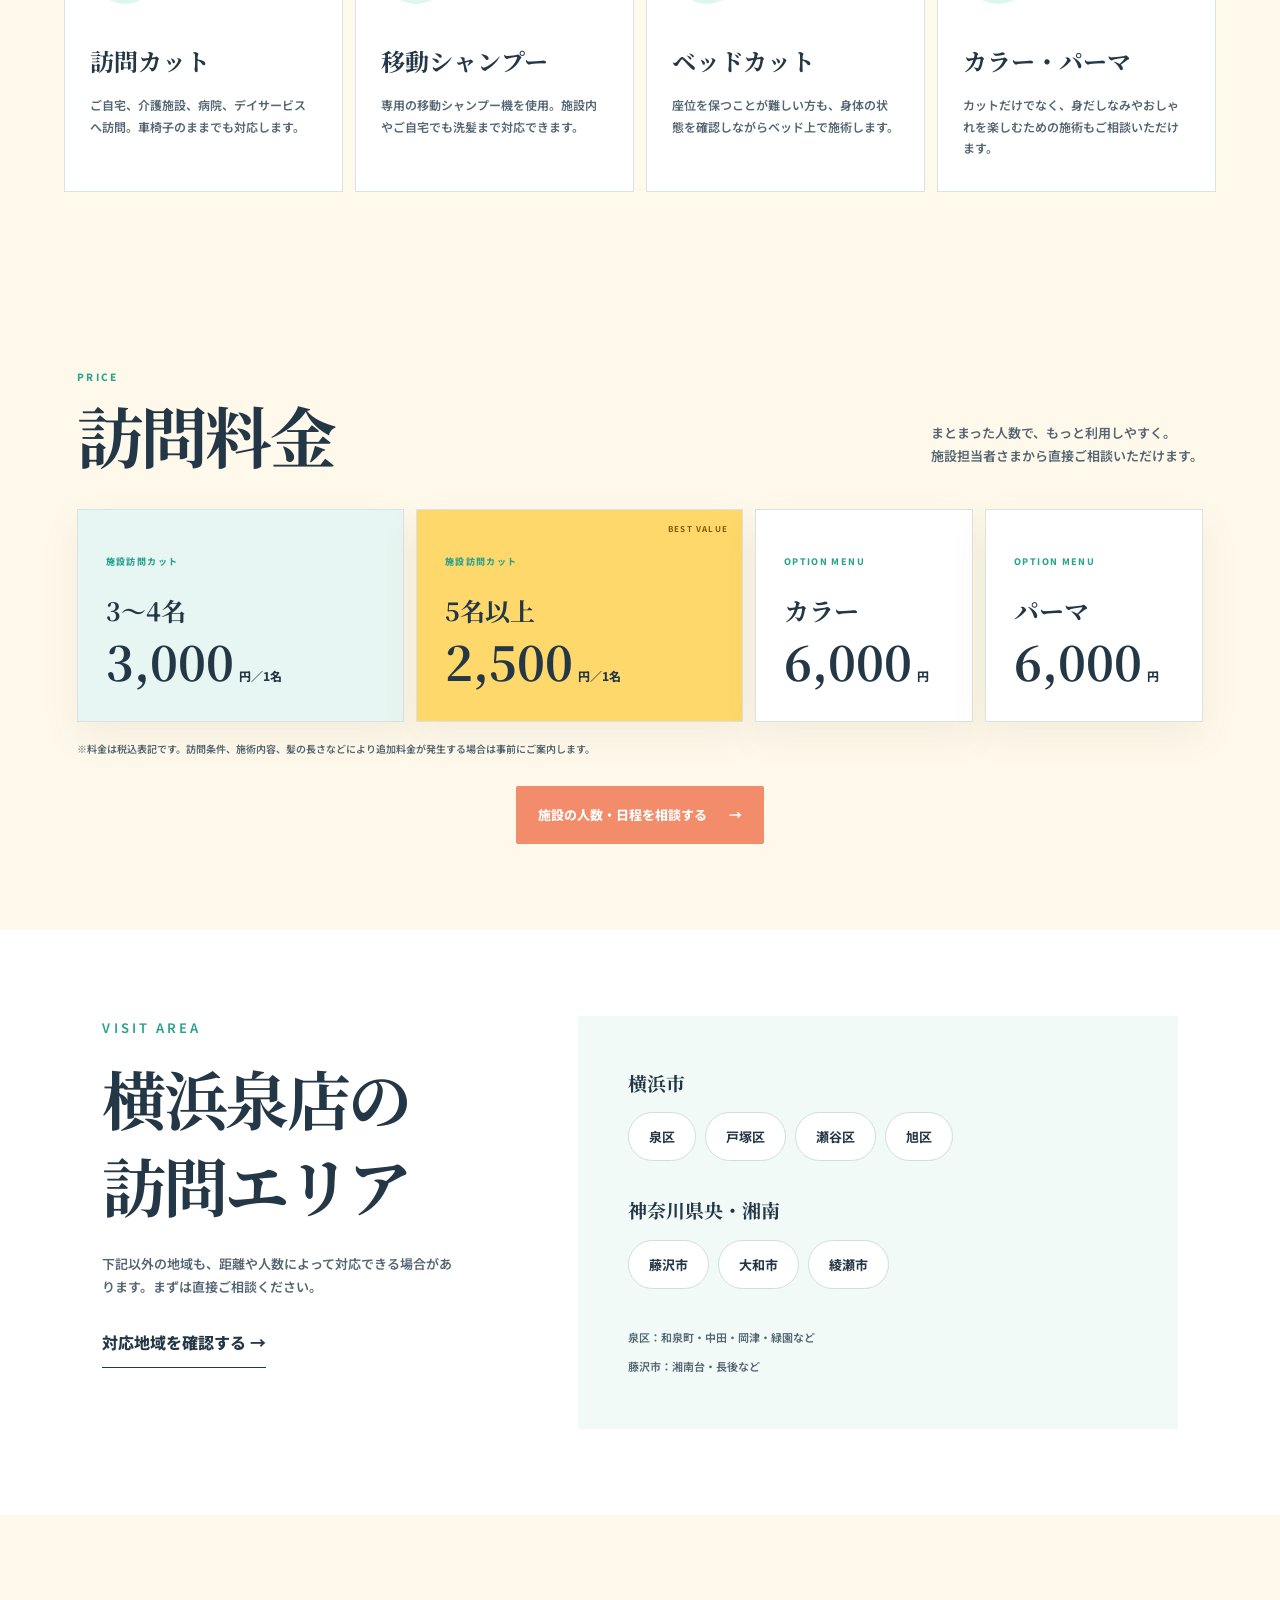
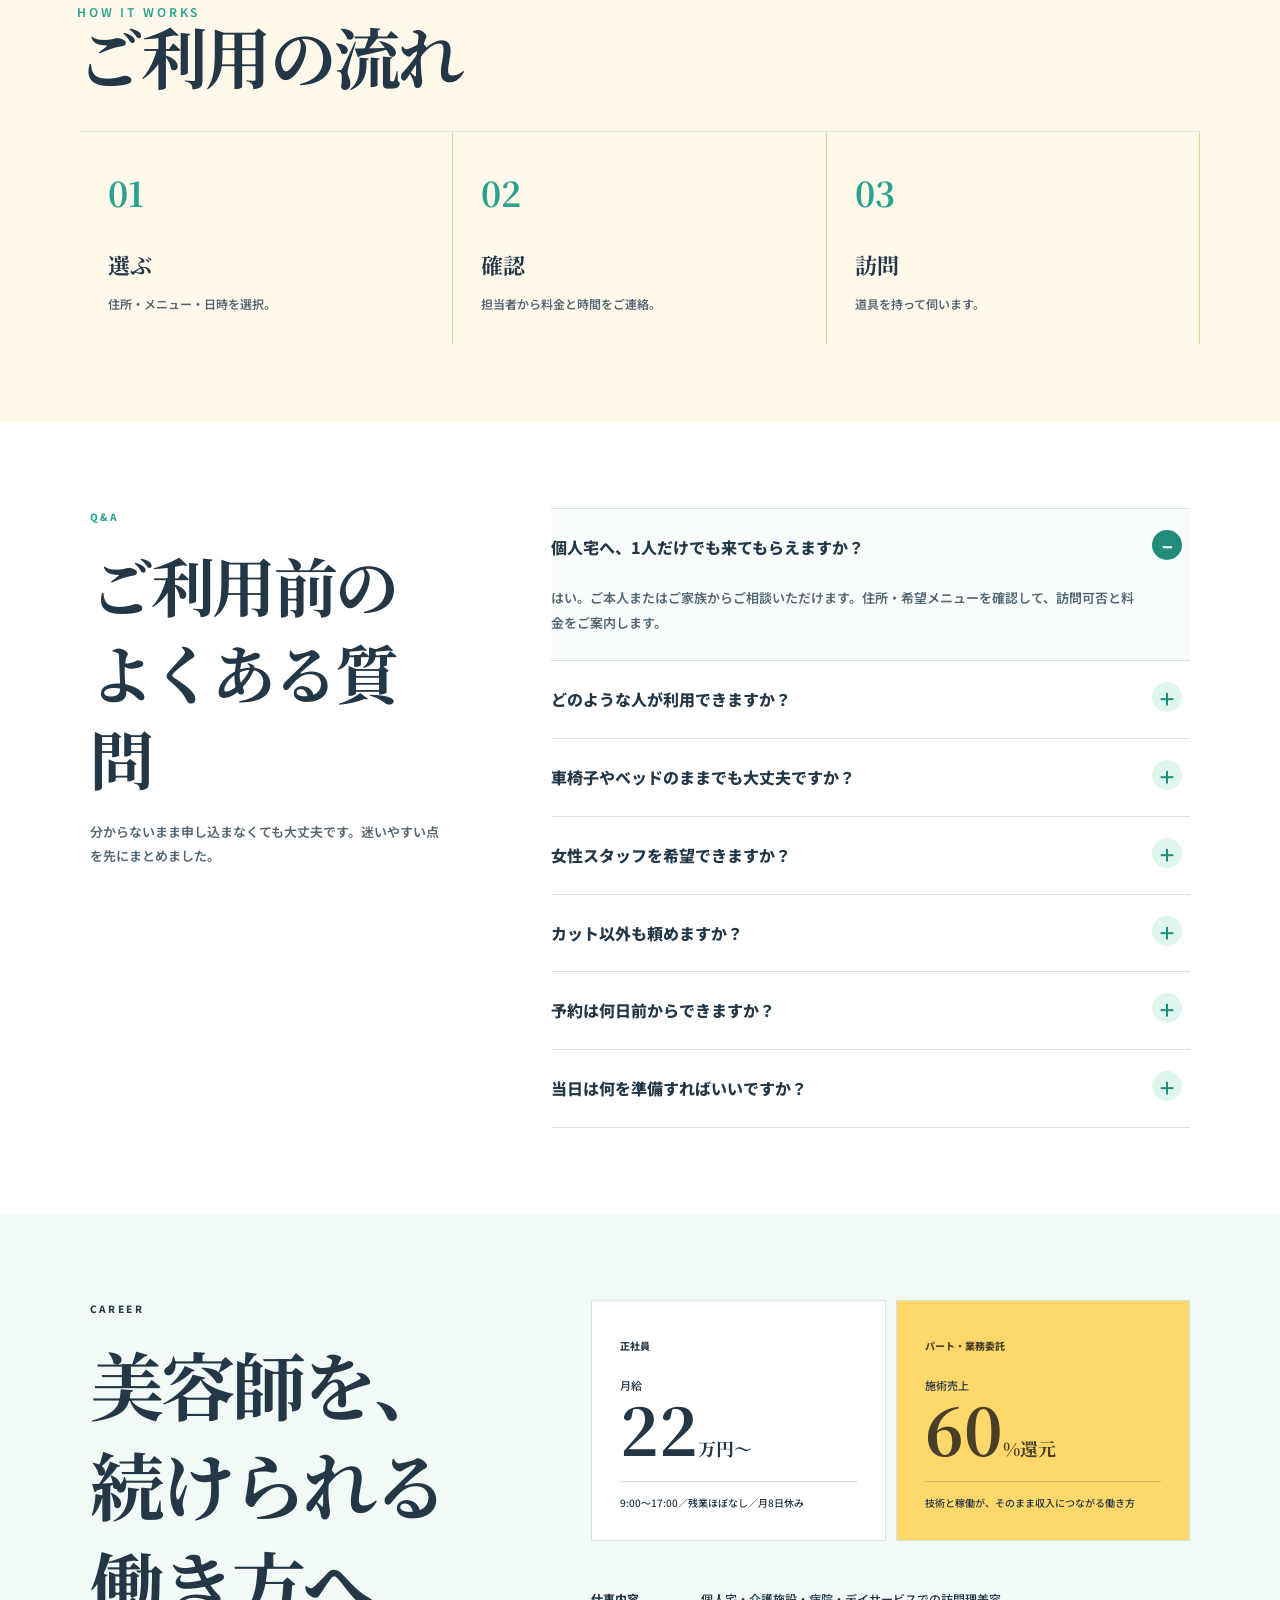
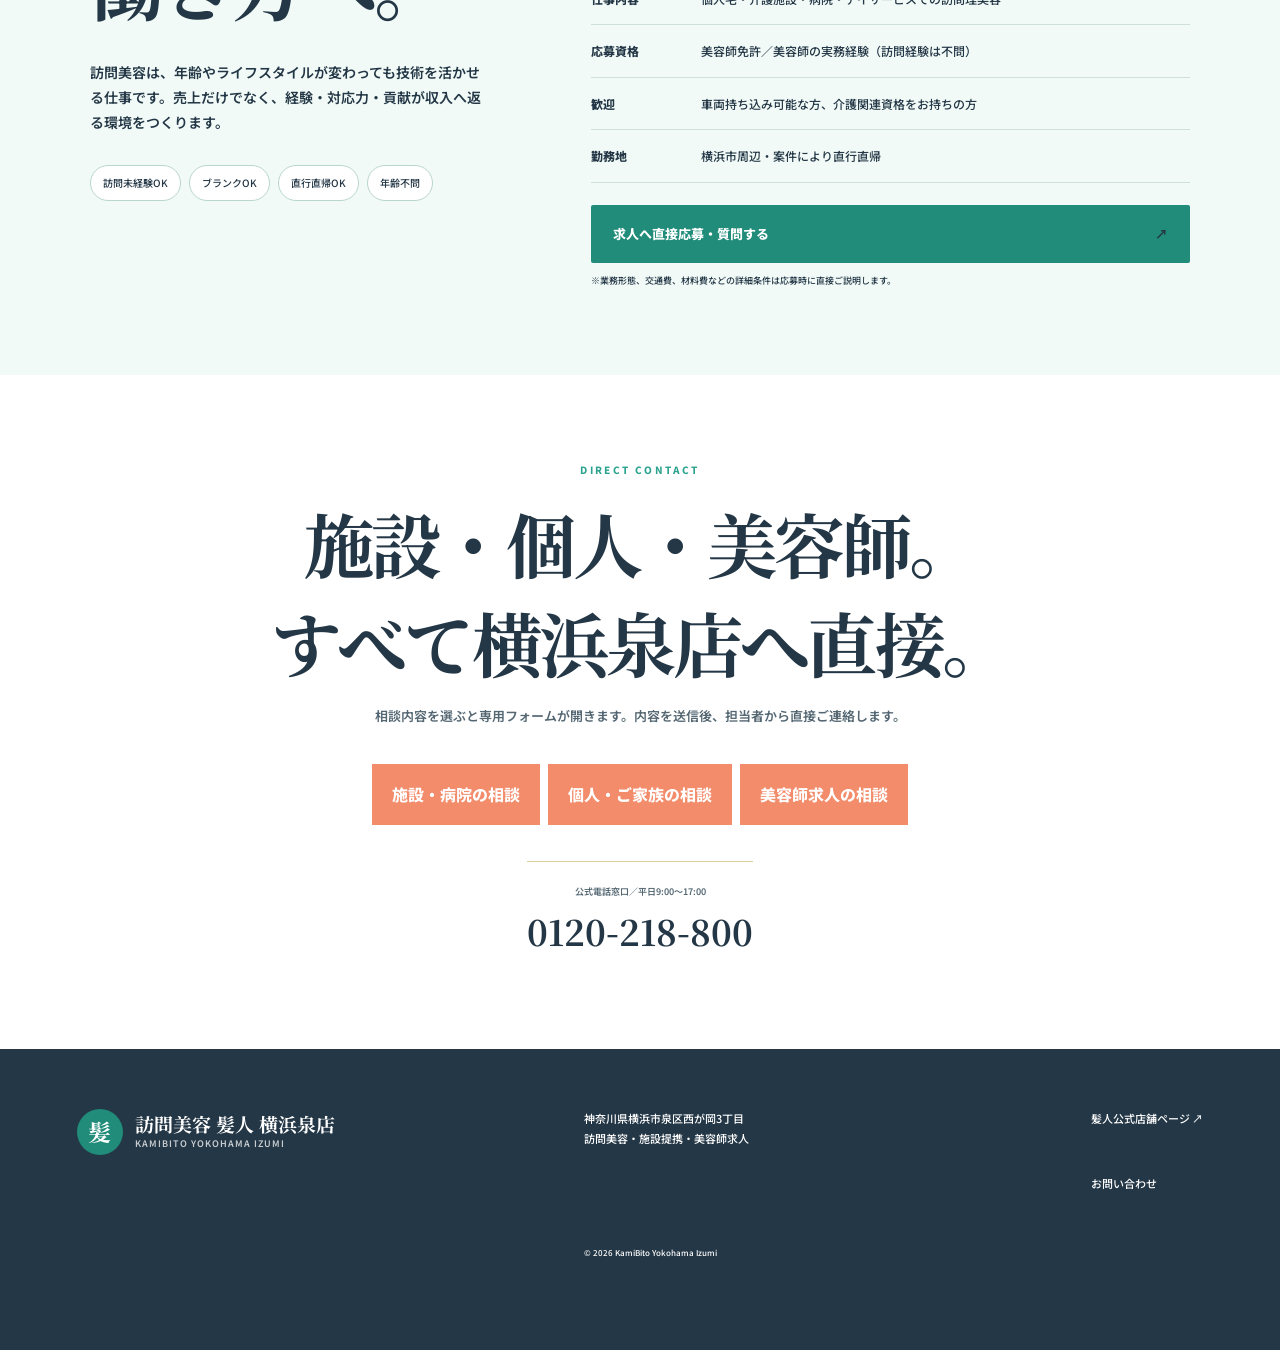
<file: kamibito-yokohama-izumi/index.html>
<!doctype html>
<html lang="ja">
<head>
  <meta charset="utf-8">
  <meta name="viewport" content="width=device-width,initial-scale=1,viewport-fit=cover">
  <meta name="theme-color" content="#fffaf2">
  <meta name="description" content="訪問美容 髪人 横浜泉店。横浜市泉区を中心に施設・病院・ご自宅へ訪問する理美容サービス。施設提携、個人予約、訪問美容師求人を直接相談できます。">
  <meta property="og:type" content="website">
  <meta property="og:locale" content="ja_JP">
  <meta property="og:site_name" content="訪問美容 髪人 横浜泉店">
  <meta property="og:title" content="訪問美容 髪人 横浜泉店｜施設・病院・ご自宅へ">
  <meta property="og:description" content="地域専門・女性スタッフ中心の訪問美容。施設訪問カットは3名以上から。ベッド対応や移動シャンプーも相談できます。">
  <meta property="og:url" content="https://beruzebubu.github.io/-miyakonjo-kurashi-media2/kamibito-yokohama-izumi/">
  <meta property="og:image" content="https://beruzebubu.github.io/-miyakonjo-kurashi-media2/kamibito-yokohama-izumi/assets/kamibito-hero.webp">
  <meta property="og:image:width" content="1823">
  <meta property="og:image:height" content="863">
  <meta property="og:image:alt" content="KamiBito横浜泉店の訪問美容サービス">
  <meta name="twitter:card" content="summary_large_image">
  <link rel="canonical" href="https://beruzebubu.github.io/-miyakonjo-kurashi-media2/kamibito-yokohama-izumi/">
  <title>訪問美容 髪人 横浜泉店｜施設訪問・自宅訪問・美容師求人</title>
  <link rel="preconnect" href="https://fonts.googleapis.com">
  <link rel="preconnect" href="https://fonts.gstatic.com" crossorigin>
  <link href="https://fonts.googleapis.com/css2?family=Noto+Sans+JP:wght@400;500;600;700;800&family=Noto+Serif+JP:wght@600;700&display=swap" rel="stylesheet">
  <link rel="stylesheet" href="styles.css?v=20260818-2">
  <script src="app.js?v=20260804-9" defer></script>
</head>
<body>
  <header class="site-header">
    <a class="brand" href="#top" aria-label="トップへ">
      <span class="brand-mark">髪</span>
      <span><strong>訪問美容 髪人 横浜泉店</strong><small>KAMIBITO YOKOHAMA IZUMI</small></span>
    </a>
    <nav class="desktop-nav" aria-label="メインメニュー">
      <a href="#service">サービス</a><a href="#price">料金</a><a href="#area">訪問エリア</a><a href="#faq">Q&amp;A</a><a href="#recruit">美容師求人</a>
      <button class="header-cta" type="button" data-open-contact="general">直接相談する</button>
    </nav>
    <button class="menu-toggle" type="button" aria-label="メニューを開く" aria-expanded="false"><span></span><span></span></button>
  </header>

  <main id="top">
    <section class="hero">
      <img src="assets/kamibito-hero.webp?v=20260805-1" alt="高齢の女性へ訪問美容を行う美容師のオリジナルイラスト">
      <div class="hero-overlay"></div>
      <div class="hero-copy">
        <p class="kicker">訪問美容 髪人 横浜泉店</p>
        <h1>施設の中に、<br>いつもの<br>美容室を。</h1>
        <p class="hero-lead">横浜市泉区・戸塚区・瀬谷区・旭区、藤沢市・大和市・綾瀬市へ。<br>女性スタッフ中心の訪問美容チームが伺います。</p>
        <div class="character-badge"><div class="official-character-photo" role="img" aria-label="髪人イメージキャラクター 矢田亜希子さん"></div><div><small>IMAGE CHARACTER</small><strong>矢田亜希子さん</strong><span>全国展開の訪問理美容ブランド「髪人」</span></div></div>
        <div class="hero-tags"><span>施設3名から</span><span>女性スタッフ相談可</span><span>ベッド対応</span></div>
        <div class="hero-actions">
          <button class="btn primary" type="button" data-open-contact="personal">自宅訪問を予約・相談</button>
          <button class="btn glass" type="button" data-open-contact="facility">施設担当者の相談</button>
        </div>
        <p class="image-note">※掲載写真はサービスイメージです</p>
      </div>
      <aside class="hero-card">
        <small>FOR FACILITIES</small><strong>3名以上なら、1名3,000円。</strong><span>5名以上は1名2,500円／税込</span>
        <button type="button" data-open-contact="facility">施設訪問を相談する <b>↗</b></button>
      </aside>
    </section>

    <section class="brand-trust"><strong>訪問美容 髪人</strong><span>イメージキャラクター</span><b>矢田亜希子さん</b><a href="https://www.kamibito.co.jp/" target="_blank" rel="noopener">髪人公式サイト ↗</a></section>

    <section class="gateway" aria-label="ご用件を選択">
      <article><span>01</span><small>FOR FACILITIES</small><h2>施設・病院の方</h2><p>3名から訪問可能。日程・人数・メニューをまとめて相談でき、外出付き添いの負担を減らせます。</p><button type="button" data-open-contact="facility">施設訪問を相談する <b>→</b></button></article>
      <article><span>02</span><small>FOR FAMILIES</small><h2>個人・ご家族の方</h2><p>外出が難しいご本人の自宅へ訪問。ご家族からの相談・仮予約にも対応します。</p><button type="button" data-open-contact="personal">自宅訪問を予約・相談 <b>→</b></button></article>
      <article class="gateway-recruit"><span>03</span><small>FOR STYLISTS</small><h2>美容師として働く</h2><p>技術と経験が収入へ返る、高給与・高還元の働き方。訪問未経験やブランクも歓迎します。</p><a href="#recruit">求人条件を見る <b>→</b></a></article>
    </section>

    <section class="service" id="service">
      <div class="section-head"><div><p class="kicker green">SERVICE</p><h2>できること</h2></div><p>身体の状態や施設環境に合わせて、<br>無理のない施術方法をご提案します。</p></div>
      <div class="service-grid">
        <article><span>01</span><div class="service-icon">✂</div><h3>訪問カット</h3><p>ご自宅、介護施設、病院、デイサービスへ訪問。車椅子のままでも対応します。</p></article>
        <article><span>02</span><div class="service-icon">⌁</div><h3>移動シャンプー</h3><p>専用の移動シャンプー機を使用。施設内やご自宅でも洗髪まで対応できます。</p></article>
        <article><span>03</span><div class="service-icon">↘</div><h3>ベッドカット</h3><p>座位を保つことが難しい方も、身体の状態を確認しながらベッド上で施術します。</p></article>
        <article><span>04</span><div class="service-icon">◎</div><h3>カラー・パーマ</h3><p>カットだけでなく、身だしなみやおしゃれを楽しむための施術もご相談いただけます。</p></article>
      </div>
    </section>

    <section class="price" id="price">
      <div class="section-head"><div><p class="kicker green">PRICE</p><h2>訪問料金</h2></div><p>まとまった人数で、もっと利用しやすく。<br>施設担当者さまから直接ご相談いただけます。</p></div>
      <div class="price-grid">
        <article class="price-main"><small>施設訪問カット</small><h3>3〜4名</h3><p><strong>3,000</strong><span>円／1名</span></p></article>
        <article class="price-main popular"><b>BEST VALUE</b><small>施設訪問カット</small><h3>5名以上</h3><p><strong>2,500</strong><span>円／1名</span></p></article>
        <article><small>OPTION MENU</small><h3>カラー</h3><p><strong>6,000</strong><span>円</span></p></article>
        <article><small>OPTION MENU</small><h3>パーマ</h3><p><strong>6,000</strong><span>円</span></p></article>
      </div>
      <p class="price-note">※料金は税込表記です。訪問条件、施術内容、髪の長さなどにより追加料金が発生する場合は事前にご案内します。</p>
      <button class="btn price-btn" type="button" data-open-contact="facility">施設の人数・日程を相談する <span>→</span></button>
    </section>

    <section class="area" id="area">
      <div class="area-copy"><p class="kicker green">VISIT AREA</p><h2>横浜泉店の<br>訪問エリア</h2><p>下記以外の地域も、距離や人数によって対応できる場合があります。まずは直接ご相談ください。</p><button class="text-link" type="button" data-open-contact="general">対応地域を確認する →</button></div>
      <div class="area-list"><strong>横浜市</strong><p><span>泉区</span><span>戸塚区</span><span>瀬谷区</span><span>旭区</span></p><strong>神奈川県央・湘南</strong><p><span>藤沢市</span><span>大和市</span><span>綾瀬市</span></p><small>泉区：和泉町・中田・岡津・緑園など<br>藤沢市：湘南台・長後など</small></div>
    </section>

    <section class="flow">
      <div class="section-head"><div><p class="kicker green">HOW IT WORKS</p><h2>ご利用の流れ</h2></div></div>
      <ol><li><b>01</b><div><h3>選ぶ</h3><p>住所・メニュー・日時を選択。</p></div></li><li><b>02</b><div><h3>確認</h3><p>担当者から料金と時間をご連絡。</p></div></li><li><b>03</b><div><h3>訪問</h3><p>道具を持って伺います。</p></div></li></ol>
    </section>

    <section class="faq" id="faq">
      <div class="faq-heading"><p class="kicker green">Q&amp;A</p><h2>ご利用前の<br>よくある質問</h2><p>分からないまま申し込まなくても大丈夫です。迷いやすい点を先にまとめました。</p></div>
      <div class="faq-list">
        <details open><summary>個人宅へ、1人だけでも来てもらえますか？</summary><p>はい。ご本人またはご家族からご相談いただけます。住所・希望メニューを確認して、訪問可否と料金をご案内します。</p></details>
        <details><summary>どのような人が利用できますか？</summary><p>外出が難しい方や、介護施設・病院などで生活している方を中心に対応します。状況が分からない場合も、まずはご相談ください。</p></details>
        <details><summary>車椅子やベッドのままでも大丈夫ですか？</summary><p>対応可能です。身体の状態や施術場所を事前に確認し、無理のない方法をご提案します。</p></details>
        <details><summary>女性スタッフを希望できますか？</summary><p>女性スタッフ中心のチームです。ご希望として承り、訪問日程と合わせて調整します。</p></details>
        <details><summary>カット以外も頼めますか？</summary><p>シャンプー・カラー・パーマもご相談いただけます。髪の状態や訪問環境を確認してご案内します。</p></details>
        <details><summary>予約は何日前からできますか？</summary><p>訪問希望日は最短5日後から選べます。人数や移動時間を確認後、担当者から開始時間をご連絡します。</p></details>
        <details><summary>当日は何を準備すればいいですか？</summary><p>施術道具はスタッフが持参します。場所や身体の状態により確認事項がある場合は、訪問前に担当者からお伝えします。</p></details>
      </div>
    </section>

    <section class="recruit" id="recruit">
      <div class="recruit-lead"><p class="kicker">CAREER</p><h2>美容師を、<br>続けられる働き方へ。</h2><p>訪問美容は、年齢やライフスタイルが変わっても技術を活かせる仕事です。売上だけでなく、経験・対応力・貢献が収入へ返る環境をつくります。</p><div class="recruit-badges"><span>訪問未経験OK</span><span>ブランクOK</span><span>直行直帰OK</span><span>年齢不問</span></div></div>
      <div class="recruit-detail">
        <div class="salary-card"><small>正社員</small><p>月給</p><strong>22<em>万円〜</em></strong><span>9:00〜17:00／残業ほぼなし／月8日休み</span></div>
        <div class="salary-card accent"><small>パート・業務委託</small><p>施術売上</p><strong>60<em>%還元</em></strong><span>技術と稼働が、そのまま収入につながる働き方</span></div>
        <dl><div><dt>仕事内容</dt><dd>個人宅・介護施設・病院・デイサービスでの訪問理美容</dd></div><div><dt>応募資格</dt><dd>美容師免許／美容師の実務経験（訪問経験は不問）</dd></div><div><dt>歓迎</dt><dd>車両持ち込み可能な方、介護関連資格をお持ちの方</dd></div><div><dt>勤務地</dt><dd>横浜市周辺・案件により直行直帰</dd></div></dl>
        <button class="btn recruit-btn" type="button" data-open-contact="recruit">求人へ直接応募・質問する <span>↗</span></button>
        <p class="condition-note">※業務形態、交通費、材料費などの詳細条件は応募時に直接ご説明します。</p>
      </div>
    </section>

    <section class="direct-contact" id="contact">
      <p class="kicker green">DIRECT CONTACT</p><h2>施設・個人・美容師。<br>すべて横浜泉店へ直接。</h2><p>相談内容を選ぶと専用フォームが開きます。内容を送信後、担当者から直接ご連絡します。</p>
      <div><button type="button" data-open-contact="facility">施設・病院の相談</button><button type="button" data-open-contact="personal">個人・ご家族の相談</button><button type="button" data-open-contact="recruit">美容師求人の相談</button></div>
      <a class="phone" href="tel:0120218800"><small>公式電話窓口／平日9:00〜17:00</small><strong>0120-218-800</strong></a>
    </section>
  </main>

  <footer><div class="brand footer-brand"><span class="brand-mark">髪</span><span><strong>訪問美容 髪人 横浜泉店</strong><small>KAMIBITO YOKOHAMA IZUMI</small></span></div><p>神奈川県横浜市泉区西が岡3丁目<br>訪問美容・施設提携・美容師求人</p><div><a href="https://www.kamibito.co.jp/shop_info/%E6%A8%AA%E6%B5%9C%E6%B3%89%E5%BA%97" target="_blank" rel="noopener">髪人公式店舗ページ ↗</a><button type="button" data-open-contact="general">お問い合わせ</button></div><small>© 2026 KamiBito Yokohama Izumi</small></footer>

  <nav class="mobile-nav"><button type="button" data-open-contact="personal"><span>⌂</span>自宅予約</button><button type="button" data-open-contact="facility"><span>▦</span>施設相談</button><a href="#recruit"><span>✂</span>求人</a></nav>

  <dialog class="contact-dialog" id="contactDialog">
    <form method="dialog" class="dialog-shell" id="contactForm">
      <div class="dialog-nav"><button class="dialog-back" type="button" data-dialog-back>← <span>戻る</span></button><button class="dialog-home" type="button" data-dialog-home>⌂ <span>トップページ</span></button></div>
      <div class="dialog-heading"><p class="kicker green">CONTACT</p><h2 id="dialogTitle">直接相談する</h2><p id="dialogLead">内容を確認後、担当者から直接ご連絡します。</p></div>
      <input type="hidden" name="contactType" id="contactType" value="general">
      <div class="form-grid">
        <label class="facility-only"><span>施設・法人名</span><input name="organization" placeholder="例：〇〇介護施設"></label>
        <label><span>お名前 *</span><input name="name" required autocomplete="name"></label>
        <label><span>電話番号 *</span><input name="phone" required inputmode="tel" autocomplete="tel"></label>
        <label class="recruit-only"><span>メールアドレス</span><input name="email" type="email" autocomplete="email"></label>
        <div class="service-only address-block"><label><span>郵便番号</span><div class="postal-row"><input name="postalCode" id="postalCode" inputmode="numeric" autocomplete="postal-code" maxlength="8" placeholder="例：2450000"><button type="button" id="postalSearch">住所検索</button></div></label><small id="postalStatus">7桁で住所を自動入力</small></div>
        <label class="service-only address-wide"><span>住所</span><input name="address" id="address" autocomplete="address-level1" placeholder="郵便番号から自動入力"></label>
        <label class="service-only address-wide"><span>番地・施設名</span><input name="addressDetail" autocomplete="street-address" placeholder="例：3-10-2 〇〇ホーム"></label>
        <fieldset class="facility-only people-picker"><legend>予定人数</legend><div><label><input type="radio" name="people" value="3〜4名"><span>3〜4名</span></label><label><input type="radio" name="people" value="5〜9名"><span>5〜9名</span></label><label><input type="radio" name="people" value="10名以上"><span>10名以上</span></label><label><input type="radio" name="people" value="未定"><span>未定</span></label></div></fieldset>
        <fieldset class="personal-only menu-picker"><legend>希望メニュー <small>複数選択できます</small></legend><div><label><input type="checkbox" name="menu" value="カット"><span>✂ カット</span></label><label><input type="checkbox" name="menu" value="シャンプー"><span>♨ シャンプー</span></label><label><input type="checkbox" name="menu" value="カラー"><span>● カラー<small>6,000円</small></span></label><label><input type="checkbox" name="menu" value="パーマ"><span>〰 パーマ<small>6,000円</small></span></label><label class="menu-consult"><input type="checkbox" name="menu" value="相談して決めたい"><span>相談して決めたい</span></label></div></fieldset>
        <div class="service-only booking-date"><label><span>訪問希望日</span><input name="preferredDate" id="preferredDate" type="date"></label><small>最短5日後から選べます</small></div>
        <fieldset class="service-only time-picker visit-shifts"><legend>希望する訪問枠</legend><div><label><input type="radio" name="preferredTime" value="午前便（10:00〜11:00開始）"><span><b>午前便</b><strong>10:00〜11:00開始</strong><small>1件目の訪問枠</small></span></label><label><input type="radio" name="preferredTime" value="午後便（13:00〜14:00開始）"><span><b>午後便</b><strong>13:00〜14:00開始</strong><small>2件目の訪問枠</small></span></label><label class="time-consult"><input type="radio" name="preferredTime" value="どちらでも可"><span><b>どちらでも可</b><small>空いている枠を希望</small></span></label></div><p class="shift-note">施術人数・移動時間を確認後、正確な開始時刻をご連絡します。</p></fieldset>
        <label class="recruit-only"><span>希望する働き方</span><select name="workType"><option>正社員</option><option>パート</option><option>業務委託</option><option>相談して決めたい</option></select></label>
        <label class="recruit-only"><span>美容師経験年数</span><input name="experience" placeholder="例：10年・ブランク3年"></label>
      </div>
      <details class="optional-note"><summary>補足があれば入力</summary><label><textarea name="message" rows="3" placeholder="身体の状態や希望など"></textarea></label></details>
      <button class="form-submit" type="submit">仮予約を送る <span>→</span></button>
      <p class="form-note">送信すると連絡用メールが開きます。担当者の確認連絡で予約確定です。送信により入力内容の連絡利用に同意したものとします。</p>
    </form>
  </dialog>
</body>
</html>
</file>
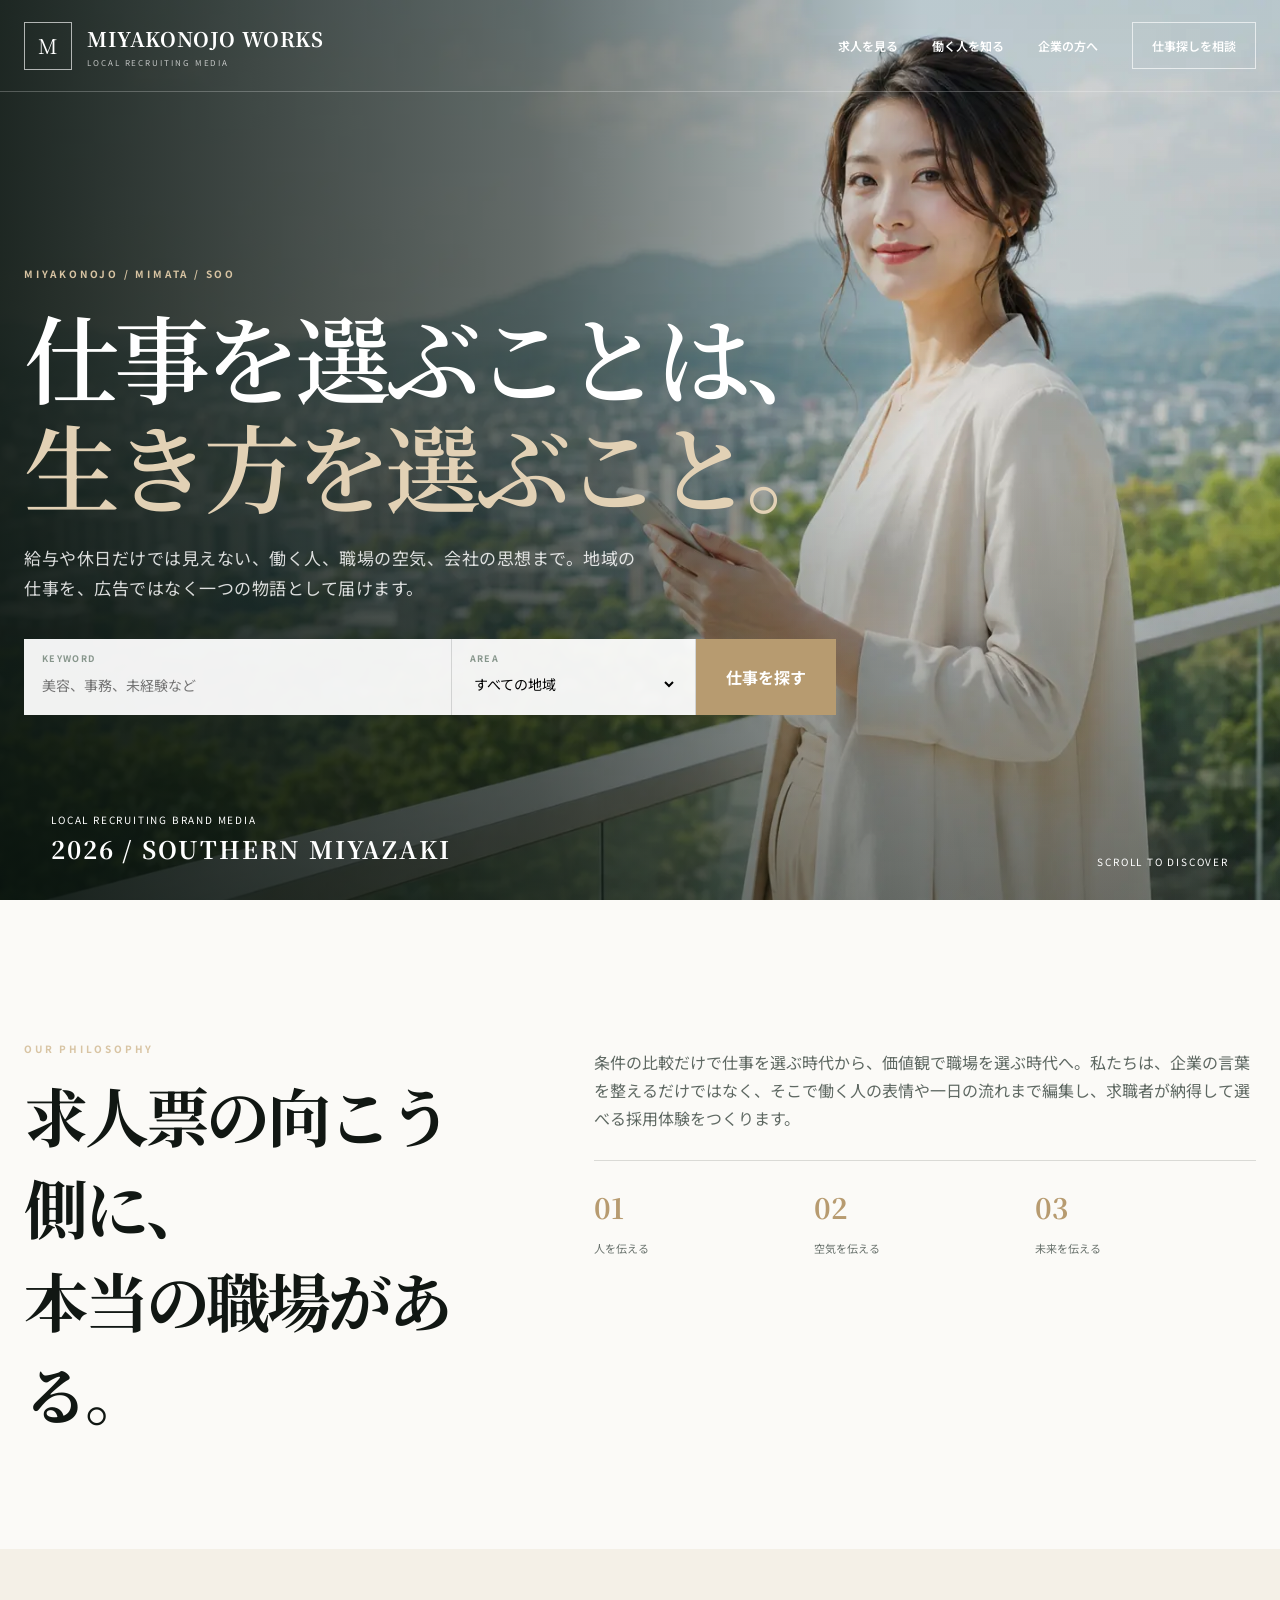
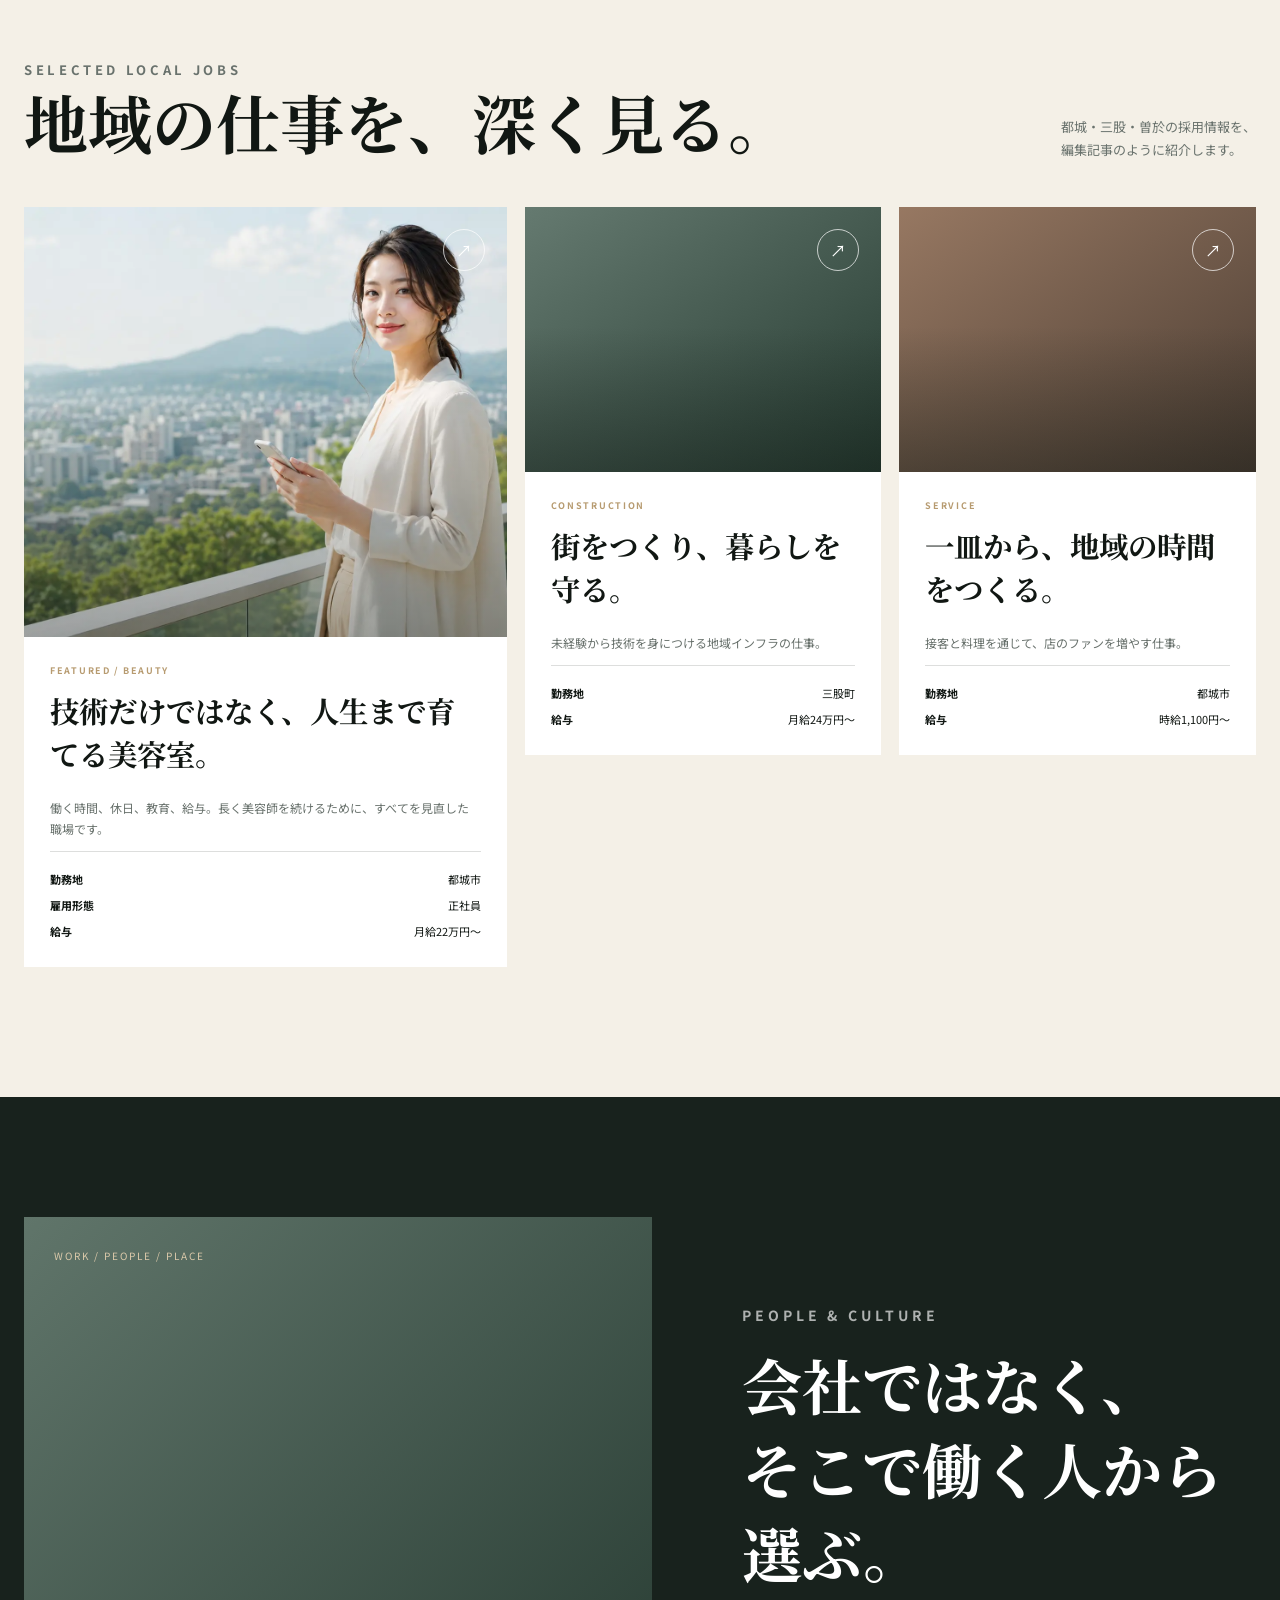
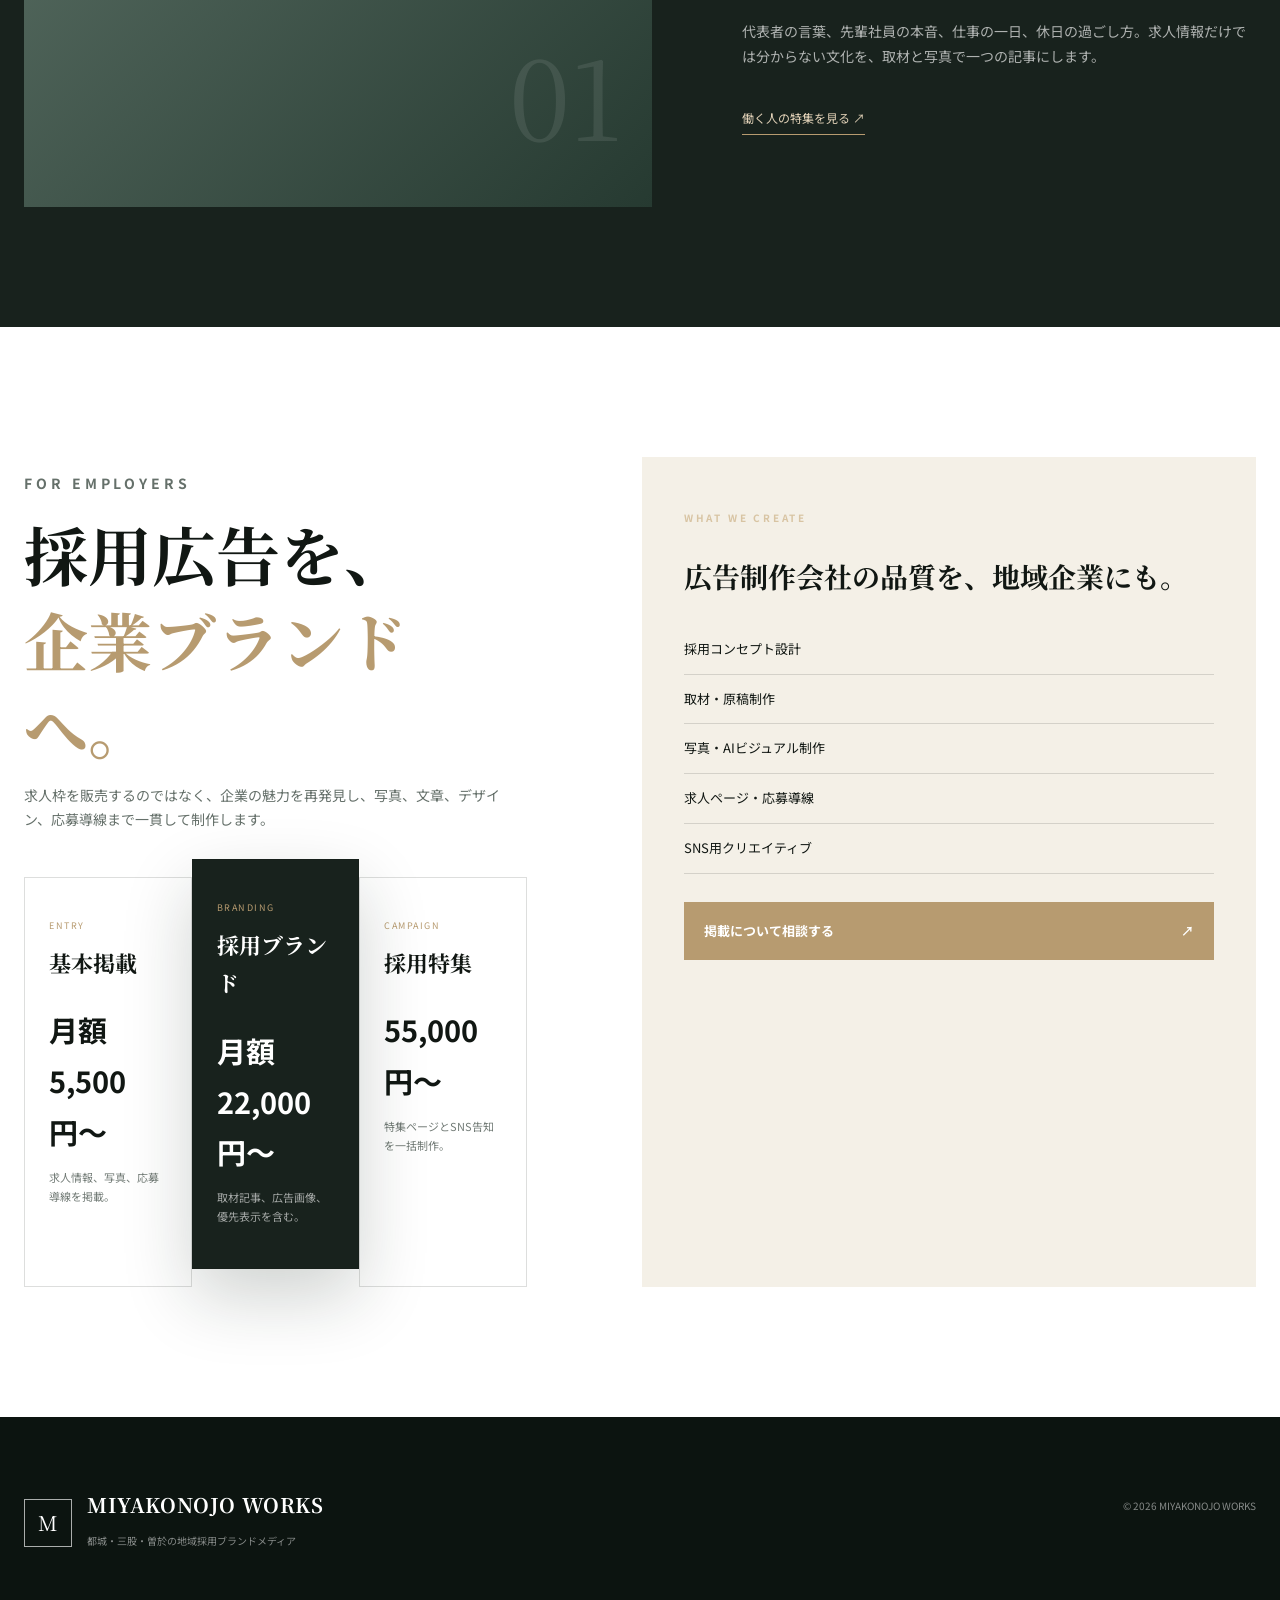
<file: premium/index.html>
<!doctype html><html lang="ja"><head><meta charset="utf-8"><meta name="viewport" content="width=device-width,initial-scale=1,viewport-fit=cover"><meta name="theme-color" content="#121915"><title>MIYAKONOJO WORKS｜地域採用ブランドメディア</title><meta name="description" content="都城・三股・曽於の仕事と人を、美しく深く伝える地域採用ブランドメディア。"><link rel="preconnect" href="https://fonts.googleapis.com"><link rel="preconnect" href="https://fonts.gstatic.com" crossorigin><link href="https://fonts.googleapis.com/css2?family=Noto+Sans+JP:wght@400;500;600;700&family=Noto+Serif+JP:wght@500;600;700&display=swap" rel="stylesheet"><style>:root{--ink:#111713;--deep:#18221d;--green:#29483a;--sage:#87968c;--ivory:#f4f0e7;--paper:#fbfaf7;--gold:#b79b70;--line:rgba(17,23,19,.14);--white:#fff}*{box-sizing:border-box}html{scroll-behavior:smooth}body{margin:0;background:var(--paper);color:var(--ink);font-family:"Noto Sans JP",sans-serif;line-height:1.75}a{color:inherit;text-decoration:none}img{display:block;width:100%}button,input,select{font:inherit}.shell{width:min(1320px,calc(100% - 48px));margin:auto}.header{position:absolute;z-index:20;top:0;left:0;right:0;height:92px;border-bottom:1px solid rgba(255,255,255,.24);color:#fff}.header-in{height:100%;display:flex;align-items:center;justify-content:space-between}.brand{display:flex;align-items:center;gap:15px}.brand-mark{width:48px;height:48px;border:1px solid rgba(255,255,255,.65);display:grid;place-items:center;font-family:"Noto Serif JP",serif;font-size:20px}.brand strong{display:block;font-family:"Noto Serif JP",serif;font-size:20px;letter-spacing:.03em}.brand small{display:block;font-size:8px;letter-spacing:.24em;opacity:.7}.nav{display:flex;align-items:center;gap:34px;font-size:12px;font-weight:600}.nav-cta{border:1px solid rgba(255,255,255,.65);padding:12px 19px}.hero{position:relative;min-height:850px;height:100svh;color:#fff;overflow:hidden;background:#142019}.hero-bg{position:absolute;inset:0;background-image:linear-gradient(90deg,rgba(8,18,13,.9) 0%,rgba(8,18,13,.58) 42%,rgba(8,18,13,.12) 72%),linear-gradient(0deg,rgba(7,14,11,.38),transparent 48%),url('../assets/hero.webp');background-size:cover;background-position:center}.hero-in{position:relative;z-index:2;height:100%;display:flex;align-items:center}.hero-copy{max-width:830px;padding-top:70px}.kicker{font-size:10px;letter-spacing:.28em;font-weight:700;color:#d8c4a3}.hero h1{font-family:"Noto Serif JP",serif;font-size:clamp(58px,7.5vw,112px);line-height:1.13;letter-spacing:-.06em;margin:20px 0 24px;font-weight:600}.hero h1 span{display:block;color:#e2d1b5}.lead{font-size:17px;letter-spacing:.03em;max-width:620px;color:rgba(255,255,255,.84)}.hero-search{margin-top:36px;display:grid;grid-template-columns:1.4fr .8fr auto;background:rgba(255,255,255,.94);color:var(--ink);max-width:830px}.hero-search label{padding:12px 18px;border-right:1px solid var(--line)}.hero-search span{display:block;font-size:9px;letter-spacing:.15em;color:var(--sage);font-weight:700}.hero-search input,.hero-search select{width:100%;border:0;background:transparent;outline:0;padding:6px 0;font-size:14px}.hero-search button{border:0;background:var(--gold);color:#fff;padding:0 30px;font-weight:700}.hero-meta{position:absolute;z-index:2;left:4vw;right:4vw;bottom:30px;display:flex;justify-content:space-between;align-items:end}.hero-meta p{margin:0;font-size:10px;letter-spacing:.18em}.hero-meta strong{display:block;font-family:"Noto Serif JP",serif;font-size:24px}.intro{padding:130px 0 110px}.intro-grid{display:grid;grid-template-columns:.8fr 1.2fr;gap:10vw;align-items:start}.intro h2,.title h2,.employer h2{font-family:"Noto Serif JP",serif}.intro h2{font-size:clamp(42px,5vw,74px);line-height:1.45;letter-spacing:-.05em;margin:0}.intro-copy{padding-top:18px}.intro-copy p{font-size:16px;color:#5e6862;margin:0 0 28px}.principles{display:grid;grid-template-columns:repeat(3,1fr);border-top:1px solid var(--line)}.principles div{padding:22px 14px 0 0}.principles b{display:block;font-family:"Noto Serif JP",serif;font-size:28px;color:var(--gold)}.principles span{font-size:11px;color:#6a736e}.jobs{background:var(--ivory);padding:110px 0 130px}.title{display:flex;align-items:end;justify-content:space-between;margin-bottom:46px}.title h2{font-size:clamp(42px,5vw,72px);line-height:1;margin:8px 0}.title p{margin:0;color:#69726d;font-size:13px}.job-grid{display:grid;grid-template-columns:1.15fr .85fr .85fr;gap:18px}.job-card{background:#fff;min-height:520px;position:relative;overflow:hidden;display:flex;flex-direction:column}.job-card.featured{grid-row:span 2;min-height:720px}.job-photo{height:265px;background-size:cover;background-position:center;position:relative}.featured .job-photo{height:430px}.job-photo:after{content:"";position:absolute;inset:0;background:linear-gradient(0deg,rgba(14,22,17,.35),transparent 55%)}.photo1{background-image:url('../assets/hero.webp')}.photo2{background:linear-gradient(145deg,#657a70,#263b31)}.photo3{background:linear-gradient(145deg,#977862,#4b3d33)}.job-body{padding:26px;display:flex;flex-direction:column;flex:1}.job-label{font-size:9px;letter-spacing:.19em;color:var(--gold);font-weight:700}.job-card h3{font-family:"Noto Serif JP",serif;font-size:clamp(23px,2.3vw,36px);line-height:1.45;margin:10px 0}.job-card p{font-size:12px;color:#68716c}.job-info{margin-top:auto;border-top:1px solid var(--line);padding-top:18px;display:grid;gap:7px;font-size:11px}.job-info span{display:flex;justify-content:space-between}.job-arrow{position:absolute;right:22px;top:22px;width:42px;height:42px;border:1px solid rgba(255,255,255,.7);color:#fff;border-radius:50%;display:grid;place-items:center}.editorial{background:var(--deep);color:#fff;padding:120px 0}.editorial-grid{display:grid;grid-template-columns:1.1fr .9fr;gap:7vw;align-items:center}.editorial-visual{min-height:590px;background:linear-gradient(135deg,#60756a,#263a31);position:relative}.editorial-visual:before{content:"WORK / PEOPLE / PLACE";position:absolute;top:30px;left:30px;font-size:10px;letter-spacing:.2em;color:#dbc9aa}.editorial-number{position:absolute;right:30px;bottom:18px;font-family:"Noto Serif JP",serif;font-size:110px;color:rgba(255,255,255,.09)}.editorial-copy h2{font-family:"Noto Serif JP",serif;font-size:clamp(40px,4.7vw,70px);line-height:1.4;margin:12px 0 25px}.editorial-copy p{color:rgba(255,255,255,.65);font-size:14px}.editorial-copy a{display:inline-block;margin-top:25px;border-bottom:1px solid var(--gold);padding-bottom:6px;color:#e2d2b8;font-size:12px}.employer{padding:130px 0;background:#fff}.employer-grid{display:grid;grid-template-columns:.9fr 1.1fr;gap:9vw}.employer h2{font-size:clamp(44px,5vw,75px);line-height:1.35;margin:12px 0}.employer h2 span{color:var(--gold)}.employer-copy>p{color:#65706a;font-size:14px}.plans{display:grid;grid-template-columns:repeat(3,1fr);margin-top:45px}.plan{border:1px solid var(--line);padding:30px 24px;min-height:310px}.plan.recommend{background:var(--deep);color:#fff;transform:translateY(-18px);box-shadow:0 28px 70px rgba(20,34,27,.2)}.plan small{font-size:9px;letter-spacing:.17em;color:var(--gold)}.plan h3{font-family:"Noto Serif JP",serif;font-size:22px;margin:8px 0 22px}.plan strong{font-size:29px}.plan p{font-size:11px;color:#727b76}.recommend p{color:rgba(255,255,255,.6)}.employer-aside{background:var(--ivory);padding:42px}.employer-aside h3{font-family:"Noto Serif JP",serif;font-size:28px;line-height:1.5}.employer-aside ul{list-style:none;padding:0;margin:28px 0}.employer-aside li{padding:13px 0;border-bottom:1px solid var(--line);font-size:13px}.employer-aside a{display:flex;justify-content:space-between;background:var(--gold);color:#fff;padding:18px 20px;font-weight:700;font-size:13px}.footer{background:#0c1410;color:#fff;padding:70px 0 110px}.footer-in{display:flex;justify-content:space-between;gap:30px}.footer p{font-size:10px;color:rgba(255,255,255,.5)}.mobile{display:none}@media(max-width:900px){.shell{width:min(100% - 34px,1320px)}.header{height:72px}.nav{display:none}.hero{min-height:760px;height:92svh}.hero-bg{background-image:linear-gradient(0deg,rgba(8,18,13,.92) 0%,rgba(8,18,13,.25) 70%),url('../assets/hero.webp');background-position:60% center}.hero-in{align-items:flex-end}.hero-copy{padding:0 0 100px}.hero h1{font-size:49px}.lead{font-size:14px}.hero-search{grid-template-columns:1fr 1fr}.hero-search button{grid-column:1/-1;height:54px}.hero-meta{display:none}.intro{padding:85px 0}.intro-grid,.editorial-grid,.employer-grid{grid-template-columns:1fr;gap:48px}.intro h2{font-size:40px}.principles{grid-template-columns:1fr}.jobs{padding:80px 0 100px}.title{display:block}.title h2{font-size:43px}.title p{margin-top:18px}.job-grid{grid-template-columns:1fr}.job-card,.job-card.featured{min-height:0;grid-row:auto}.job-photo,.featured .job-photo{height:300px}.editorial{padding:85px 0}.editorial-visual{min-height:430px}.editorial-copy h2{font-size:41px}.employer{padding:85px 0}.plans{grid-template-columns:1fr}.plan.recommend{transform:none}.employer-aside{padding:28px}.footer-in{display:block}.mobile{position:fixed;z-index:50;left:0;right:0;bottom:0;display:grid;grid-template-columns:repeat(4,1fr);background:rgba(250,249,246,.96);backdrop-filter:blur(14px);border-top:1px solid var(--line);padding:9px 4px calc(9px + env(safe-area-inset-bottom));font-size:10px;text-align:center}.mobile span{display:block;font-size:19px;color:var(--green)}}@media(max-width:480px){.hero h1{font-size:44px}.hero-search{grid-template-columns:1fr}.hero-search button{grid-column:auto}.job-photo,.featured .job-photo{height:250px}.editorial-number{font-size:76px}}</style></head><body><header class="header"><div class="shell header-in"><a class="brand" href="#top"><span class="brand-mark">M</span><span><strong>MIYAKONOJO WORKS</strong><small>LOCAL RECRUITING MEDIA</small></span></a><nav class="nav"><a href="#jobs">求人を見る</a><a href="#story">働く人を知る</a><a href="#employer">企業の方へ</a><a class="nav-cta" href="mailto:weeds_skillup_0128@yahoo.co.jp?subject=仕事探しの相談">仕事探しを相談</a></nav></div></header><main id="top"><section class="hero"><div class="hero-bg"></div><div class="shell hero-in"><div class="hero-copy"><p class="kicker">MIYAKONOJO / MIMATA / SOO</p><h1>仕事を選ぶことは、<span>生き方を選ぶこと。</span></h1><p class="lead">給与や休日だけでは見えない、働く人、職場の空気、会社の思想まで。地域の仕事を、広告ではなく一つの物語として届けます。</p><form class="hero-search" onsubmit="event.preventDefault();document.querySelector('#jobs').scrollIntoView({behavior:'smooth'})"><label><span>KEYWORD</span><input placeholder="美容、事務、未経験など"></label><label><span>AREA</span><select><option>すべての地域</option><option>都城市</option><option>三股町</option><option>曽於市</option></select></label><button>仕事を探す</button></form></div></div><div class="hero-meta"><p>LOCAL RECRUITING BRAND MEDIA<strong>2026 / SOUTHERN MIYAZAKI</strong></p><p>SCROLL TO DISCOVER</p></div></section><section class="intro"><div class="shell intro-grid"><div><p class="kicker">OUR PHILOSOPHY</p><h2>求人票の向こう側に、<br>本当の職場がある。</h2></div><div class="intro-copy"><p>条件の比較だけで仕事を選ぶ時代から、価値観で職場を選ぶ時代へ。私たちは、企業の言葉を整えるだけではなく、そこで働く人の表情や一日の流れまで編集し、求職者が納得して選べる採用体験をつくります。</p><div class="principles"><div><b>01</b><span>人を伝える</span></div><div><b>02</b><span>空気を伝える</span></div><div><b>03</b><span>未来を伝える</span></div></div></div></div></section><section class="jobs" id="jobs"><div class="shell"><div class="title"><div><p class="kicker">SELECTED LOCAL JOBS</p><h2>地域の仕事を、深く見る。</h2></div><p>都城・三股・曽於の採用情報を、<br>編集記事のように紹介します。</p></div><div class="job-grid"><article class="job-card featured"><div class="job-photo photo1"><span class="job-arrow">↗</span></div><div class="job-body"><span class="job-label">FEATURED / BEAUTY</span><h3>技術だけではなく、人生まで育てる美容室。</h3><p>働く時間、休日、教育、給与。長く美容師を続けるために、すべてを見直した職場です。</p><div class="job-info"><span><b>勤務地</b>都城市</span><span><b>雇用形態</b>正社員</span><span><b>給与</b>月給22万円〜</span></div></div></article><article class="job-card"><div class="job-photo photo2"><span class="job-arrow">↗</span></div><div class="job-body"><span class="job-label">CONSTRUCTION</span><h3>街をつくり、暮らしを守る。</h3><p>未経験から技術を身につける地域インフラの仕事。</p><div class="job-info"><span><b>勤務地</b>三股町</span><span><b>給与</b>月給24万円〜</span></div></div></article><article class="job-card"><div class="job-photo photo3"><span class="job-arrow">↗</span></div><div class="job-body"><span class="job-label">SERVICE</span><h3>一皿から、地域の時間をつくる。</h3><p>接客と料理を通じて、店のファンを増やす仕事。</p><div class="job-info"><span><b>勤務地</b>都城市</span><span><b>給与</b>時給1,100円〜</span></div></div></article></div></div></section><section class="editorial" id="story"><div class="shell editorial-grid"><div class="editorial-visual"><div class="editorial-number">01</div></div><div class="editorial-copy"><p class="kicker">PEOPLE & CULTURE</p><h2>会社ではなく、<br>そこで働く人から選ぶ。</h2><p>代表者の言葉、先輩社員の本音、仕事の一日、休日の過ごし方。求人情報だけでは分からない文化を、取材と写真で一つの記事にします。</p><a href="#jobs">働く人の特集を見る ↗</a></div></div></section><section class="employer" id="employer"><div class="shell employer-grid"><div class="employer-copy"><p class="kicker">FOR EMPLOYERS</p><h2>採用広告を、<br><span>企業ブランドへ。</span></h2><p>求人枠を販売するのではなく、企業の魅力を再発見し、写真、文章、デザイン、応募導線まで一貫して制作します。</p><div class="plans"><div class="plan"><small>ENTRY</small><h3>基本掲載</h3><strong>月額 5,500円〜</strong><p>求人情報、写真、応募導線を掲載。</p></div><div class="plan recommend"><small>BRANDING</small><h3>採用ブランド</h3><strong>月額 22,000円〜</strong><p>取材記事、広告画像、優先表示を含む。</p></div><div class="plan"><small>CAMPAIGN</small><h3>採用特集</h3><strong>55,000円〜</strong><p>特集ページとSNS告知を一括制作。</p></div></div></div><aside class="employer-aside"><p class="kicker">WHAT WE CREATE</p><h3>広告制作会社の品質を、地域企業にも。</h3><ul><li>採用コンセプト設計</li><li>取材・原稿制作</li><li>写真・AIビジュアル制作</li><li>求人ページ・応募導線</li><li>SNS用クリエイティブ</li></ul><a href="mailto:weeds_skillup_0128@yahoo.co.jp?subject=採用広告掲載相談"><span>掲載について相談する</span><b>↗</b></a></aside></div></section></main><footer class="footer"><div class="shell footer-in"><div class="brand"><span class="brand-mark">M</span><span><strong>MIYAKONOJO WORKS</strong><p>都城・三股・曽於の地域採用ブランドメディア</p></span></div><p>© 2026 MIYAKONOJO WORKS</p></div></footer><nav class="mobile"><a href="#top"><span>⌂</span>ホーム</a><a href="#jobs"><span>▦</span>求人</a><a href="#story"><span>◇</span>特集</a><a href="#employer"><span>＋</span>掲載</a></nav></body></html>
</file>
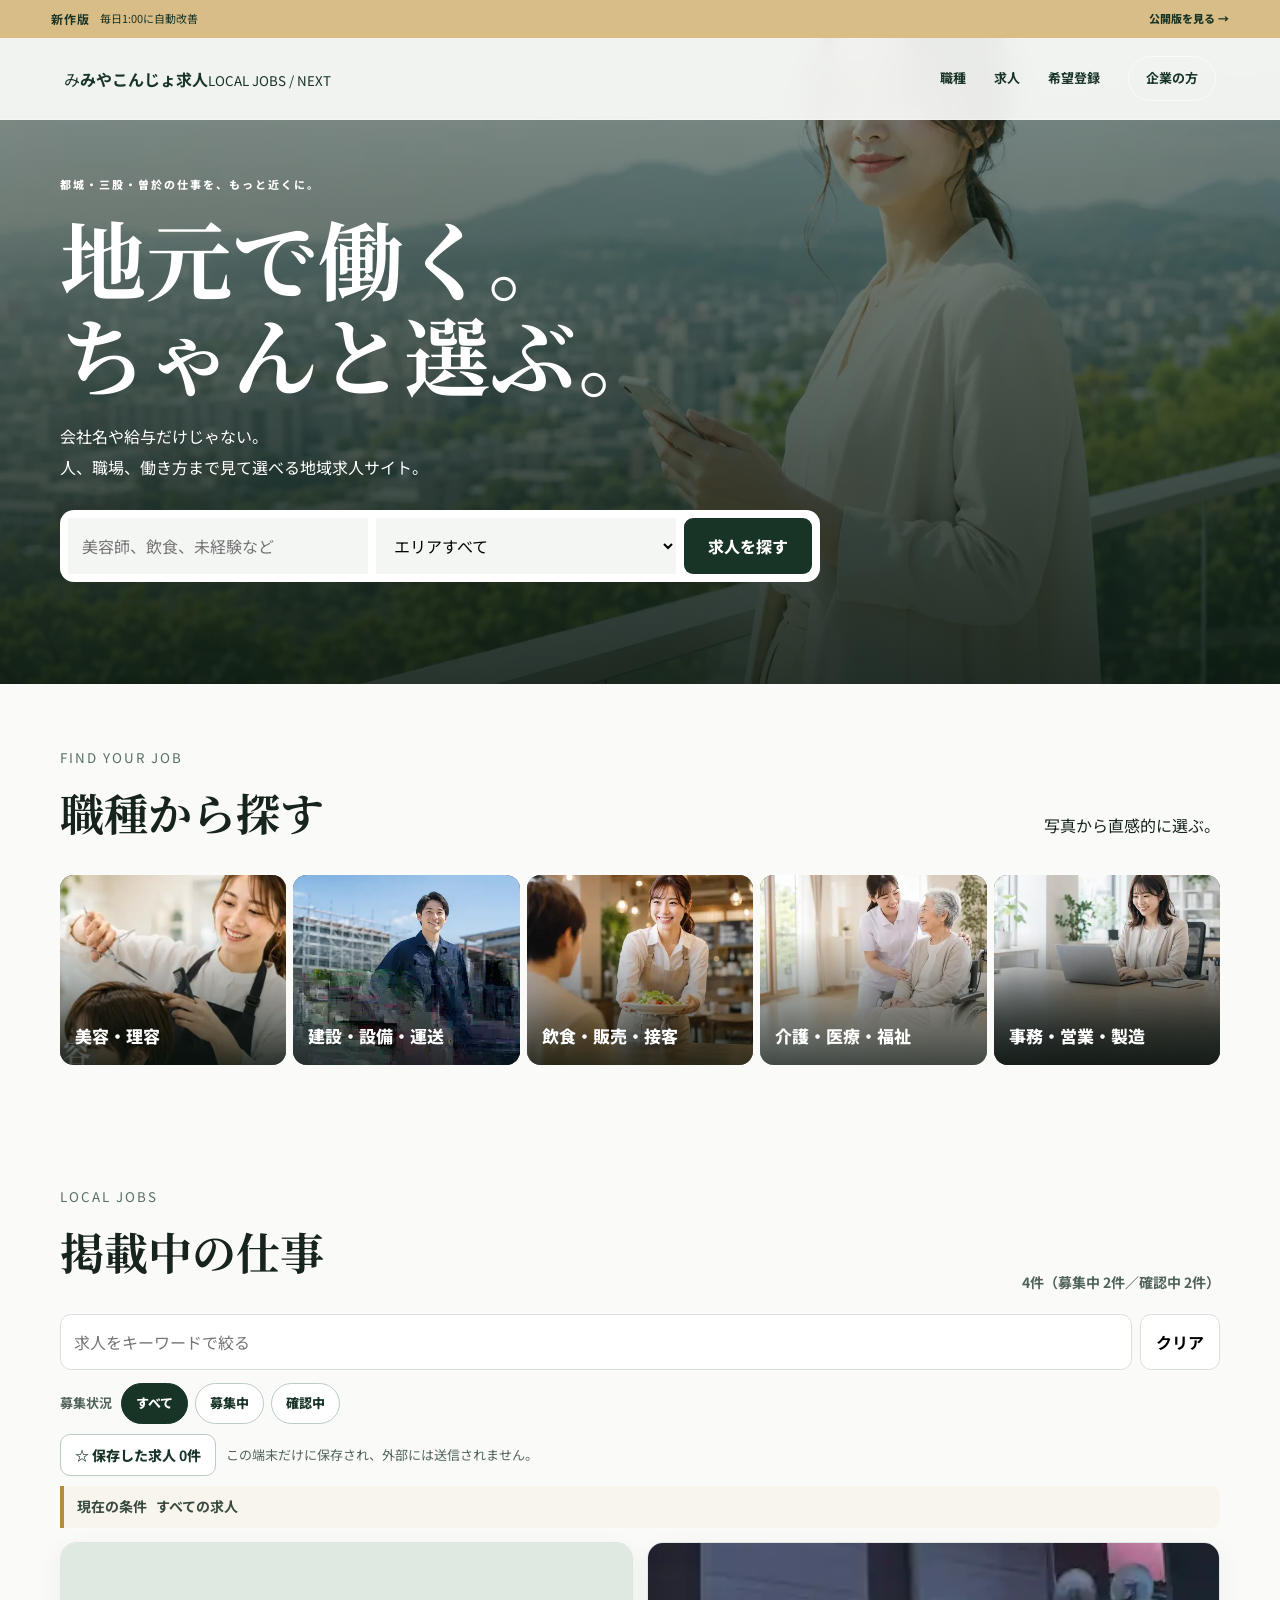
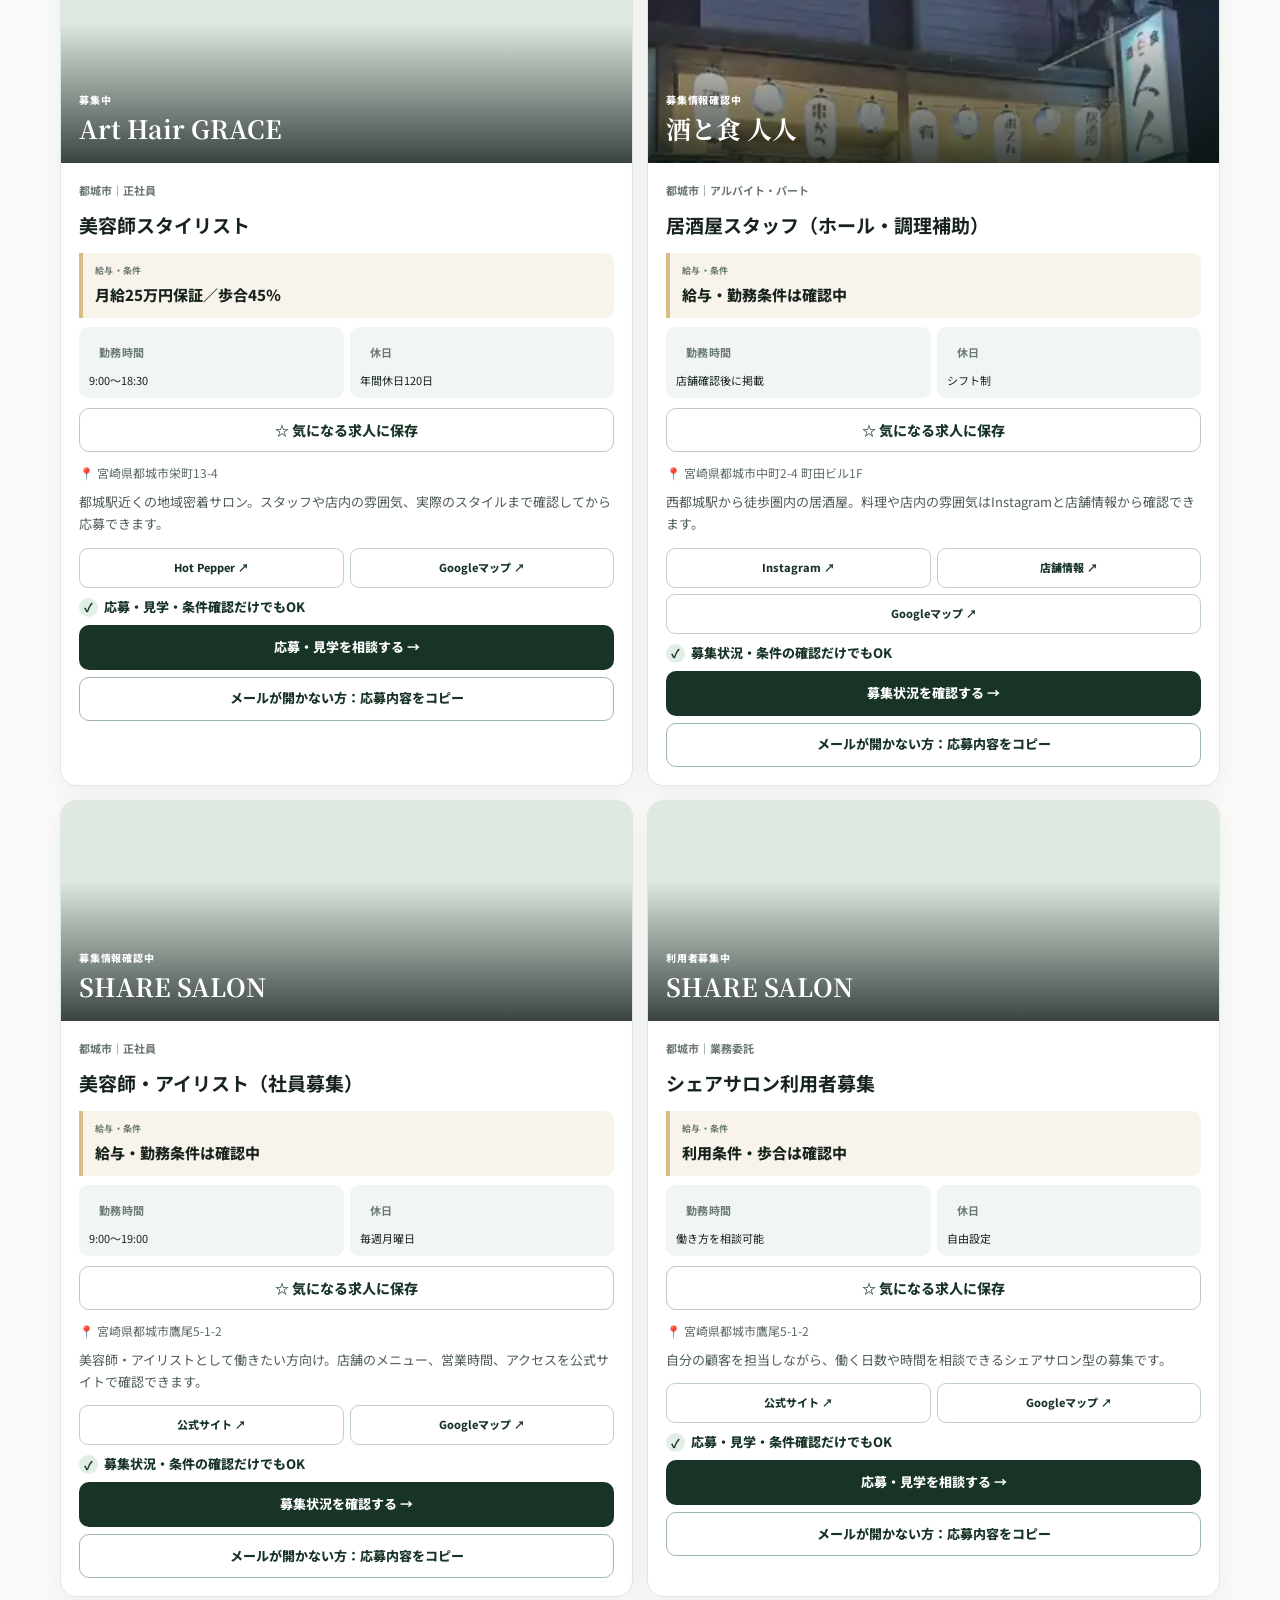
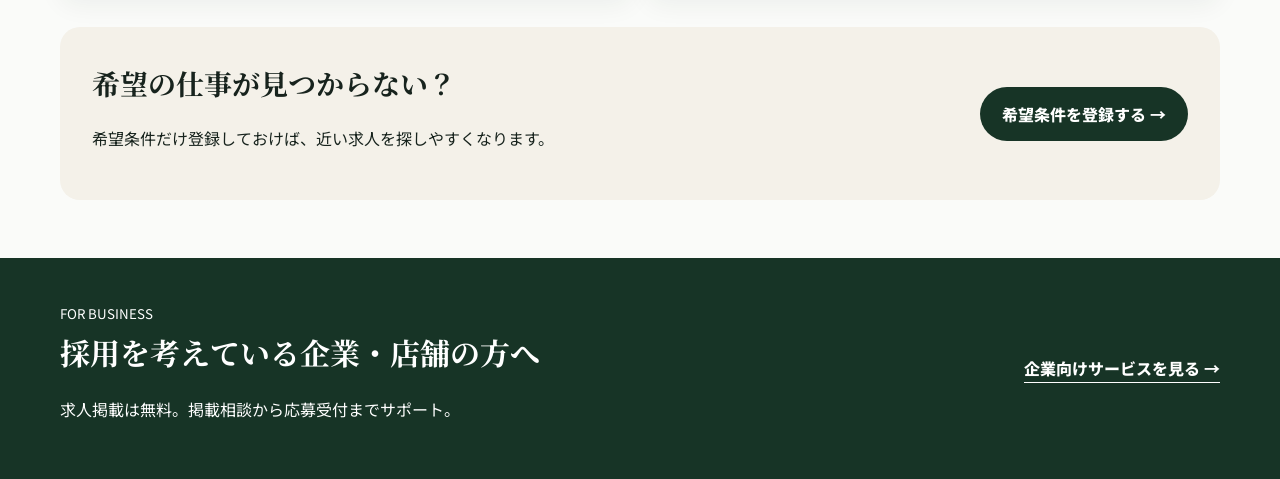
<file: v2/index.html>
<!doctype html><html lang="ja"><head><meta charset="utf-8"><meta name="viewport" content="width=device-width,initial-scale=1"><meta name="theme-color" content="#173426"><title>【新作版】みやこんじょ求人｜毎日改善中</title><meta name="robots" content="noindex,nofollow"><link rel="preconnect" href="https://fonts.googleapis.com"><link rel="preconnect" href="https://fonts.gstatic.com" crossorigin><link href="https://fonts.googleapis.com/css2?family=Noto+Sans+JP:wght@400;500;600;700;800&family=Noto+Serif+JP:wght@600;700&display=swap" rel="stylesheet"><link rel="stylesheet" href="../styles.css"><style>
:root{--green:#173426;--ink:#17231d;--cream:#f4f1e9;--line:#d9e1dc}.v2{background:#fafbf9;color:var(--ink)}.v2 .header{background:rgba(250,251,249,.93);backdrop-filter:blur(14px)}.v2-hero{min-height:76vh;position:relative;display:flex;align-items:flex-end;overflow:hidden;background:var(--green);color:white}.v2-hero img{position:absolute;inset:0;width:100%;height:100%;object-fit:cover;opacity:.62}.v2-hero:after{content:"";position:absolute;inset:0;background:linear-gradient(180deg,rgba(8,20,14,.08),rgba(8,20,14,.78))}.v2-hero-inner{position:relative;z-index:2;width:min(1160px,calc(100% - 40px));margin:auto;padding:130px 0 58px}.v2-hero .eyebrow{font-size:11px;letter-spacing:.18em}.v2-hero h1{font-family:'Noto Serif JP',serif;font-size:clamp(46px,7vw,86px);line-height:1.12;margin:14px 0 20px}.v2-hero p{line-height:1.9}.quick-search{display:flex;gap:8px;max-width:760px;margin-top:28px;padding:8px;background:white;border-radius:14px}.quick-search input,.quick-search select{min-width:0;flex:1;border:0;padding:14px;background:#f4f6f4}.quick-search button{border:0;border-radius:9px;padding:0 24px;background:var(--green);color:white;font-weight:800}.v2-section{width:min(1160px,calc(100% - 32px));margin:auto;padding:58px 0}.v2-head{display:flex;justify-content:space-between;align-items:end;margin-bottom:20px}.v2-head h2{font-family:'Noto Serif JP',serif;font-size:clamp(28px,4vw,44px);margin:4px 0}.v2-head small{letter-spacing:.15em;color:#587064}.compact-cats{display:grid;grid-template-columns:repeat(5,1fr);gap:7px}.cat{height:190px;position:relative;overflow:hidden;border:0;border-radius:14px;padding:16px;text-align:left;color:white;background:#233;cursor:pointer}.cat img{position:absolute;inset:0;width:100%;height:100%;object-fit:cover}.cat:after{content:"";position:absolute;inset:0;background:linear-gradient(180deg,transparent 30%,rgba(8,18,13,.76))}.cat span{position:absolute;z-index:2;left:15px;bottom:14px;font-weight:800;font-size:17px}.toolbar{display:flex;gap:8px;margin-bottom:18px}.toolbar input{flex:1;border:1px solid var(--line);border-radius:11px;padding:13px;background:white}.toolbar button{border:1px solid var(--line);background:white;border-radius:11px;padding:0 15px;font-weight:700}.job-cards{display:grid;grid-template-columns:repeat(3,1fr);gap:14px}.mini-job{background:white;border:1px solid #e0e6e2;border-radius:16px;overflow:hidden;box-shadow:0 8px 26px rgba(22,48,36,.06)}.mini-job .visual{height:165px;background:linear-gradient(135deg,#dfe9e2,#9fb7a8);display:flex;align-items:flex-end;padding:18px;color:var(--green);font-weight:800;font-size:20px}.mini-job .body{padding:18px}.mini-job .meta{font-size:11px;color:#69776f}.mini-job h3{font-size:19px;margin:8px 0}.mini-job .salary{display:block;margin:13px 0;font-weight:800}.tags{display:flex;gap:6px;flex-wrap:wrap}.tags span{font-size:10px;background:#edf3ef;padding:6px 8px;border-radius:999px}.mini-job a{display:block;margin-top:16px;padding-top:13px;border-top:1px solid #e4e9e6;color:var(--green);font-weight:800;text-decoration:none}.more{text-align:center;margin-top:22px}.more button,.simple-cta a{display:inline-block;border:0;border-radius:999px;background:var(--green);color:white;padding:13px 22px;font-weight:800;text-decoration:none}.simple-cta{margin-top:30px;background:var(--cream);border-radius:20px;padding:32px;display:flex;justify-content:space-between;align-items:center;gap:24px}.simple-cta h3{font-family:'Noto Serif JP',serif;font-size:28px;margin:0 0 8px}.employer-strip{background:var(--green);color:white}.employer-strip .v2-section{display:flex;align-items:center;justify-content:space-between;gap:25px;padding-top:40px;padding-bottom:40px}.employer-strip h2{font-family:'Noto Serif JP',serif;margin:0;font-size:30px}.employer-strip a{color:white;border-bottom:1px solid white;text-decoration:none;font-weight:800}.bottom-nav{display:none}
@media(max-width:760px){.v2-hero{min-height:67vh}.v2-hero-inner{width:calc(100% - 28px);padding-bottom:34px}.v2-hero h1{font-size:48px}.quick-search{display:grid}.quick-search button{padding:14px}.v2-section{padding:38px 0}.v2-head{align-items:start}.v2-head p{display:none}.compact-cats{grid-template-columns:repeat(2,1fr);gap:6px}.cat{height:145px}.cat:last-child{grid-column:1/-1;height:130px}.job-cards{grid-template-columns:1fr}.mini-job{display:grid;grid-template-columns:120px 1fr}.mini-job .visual{height:100%;min-height:190px;padding:12px;font-size:15px}.mini-job .body{padding:15px}.simple-cta{display:block;padding:24px}.simple-cta a{margin-top:14px}.employer-strip .v2-section{display:block}.employer-strip a{display:inline-block;margin-top:18px}.bottom-nav{display:flex;position:fixed;z-index:30;bottom:0;left:0;right:0;background:rgba(255,255,255,.96);border-top:1px solid #dde4df;padding:8px 8px calc(8px + env(safe-area-inset-bottom));justify-content:space-around}.bottom-nav a{font-size:11px;color:var(--green);text-decoration:none;font-weight:700}}
.edition-bar{position:fixed;z-index:80;top:0;left:0;right:0;min-height:38px;display:flex;align-items:center;justify-content:space-between;gap:16px;padding:7px 4vw;background:#d9bd87;color:#173426;font-size:11px;line-height:1.2}.edition-bar div{display:flex;align-items:center;gap:10px}.edition-bar strong{font-size:12px;letter-spacing:.08em}.edition-bar a{font-weight:800;text-decoration:none}.v2 .header{top:38px;color:var(--green)}@media(max-width:760px){.edition-bar{padding:7px 12px}.edition-bar span{display:none}}

/* job-card-sync-20260821 */
.job-cards{grid-template-columns:repeat(2,minmax(0,1fr));gap:14px}
.mini-job .visual{height:220px;position:relative;display:flex;flex-direction:column;align-items:flex-start;justify-content:flex-end;padding:18px;background:#dfe9e2;color:white;overflow:hidden}
.mini-job .visual.has-photo{background-size:cover;background-position:var(--photo-position,center);background-repeat:no-repeat}
.mini-job .visual.has-photo:after{content:"";position:absolute;inset:0;background:linear-gradient(180deg,transparent 36%,rgba(6,17,12,.76))}
.mini-job .visual small,.mini-job .visual strong{position:relative;z-index:2}.mini-job .visual small{font-size:10px;letter-spacing:.08em}.mini-job .visual strong{margin-top:4px;font-family:'Noto Serif JP',serif;font-size:25px;line-height:1.3}
.mini-job .meta{font-weight:700}.mini-job .address{margin:8px 0;color:#5e6e65;font-size:12px}.mini-job .description{margin:0 0 12px;color:#4e5d55;font-size:13px;line-height:1.7}
.mini-job .conditions{display:grid;grid-template-columns:1fr 1fr;gap:6px;margin:10px 0}.mini-job .conditions span{padding:9px 10px;border-radius:9px;background:#f2f6f3;font-size:11px}
.mini-job .job-links{display:grid;grid-template-columns:repeat(2,minmax(0,1fr));gap:6px;margin-top:12px}.mini-job .job-links a{display:flex;align-items:center;justify-content:center;min-height:40px;margin:0;padding:8px;border:1px solid #bfd0c5;border-radius:9px;color:var(--green);font-size:11px;text-align:center}
.mini-job .job-links a:last-child:nth-child(odd){grid-column:1/-1}.mini-job a.apply{display:flex;align-items:center;justify-content:center;min-height:45px;margin-top:8px;padding:10px;border:0;border-radius:10px;background:var(--green);color:white;font-size:13px}
.cat.active{outline:3px solid #d9bd87;outline-offset:-3px}
@media(max-width:760px){.job-cards{grid-template-columns:1fr}.mini-job{display:block}.mini-job .visual{height:154px;min-height:0;padding:15px}.mini-job .body{padding:15px}.mini-job .conditions{grid-template-columns:1fr}.mini-job .description{display:block}}
/* compare-first-cards-20260822 */
.scan-guide{display:flex;align-items:center;gap:7px;flex-wrap:wrap;margin:-4px 0 16px;padding:11px 13px;border:1px solid #dfe7e2;border-radius:11px;background:#f7faf8;color:#52645a;font-size:11px}.scan-guide strong{margin-right:2px;color:var(--green);font-size:12px}.scan-guide span{padding:5px 8px;border-radius:999px;background:white;border:1px solid #dce5df}.mini-job .salary{margin:12px 0 9px;padding:10px 12px;border-left:4px solid #d9bd87;background:#f8f4eb;border-radius:0 9px 9px 0;font-size:15px}.mini-job .conditions{margin:8px 0}.job-details{margin-top:10px;border-top:1px solid #e4e9e6}.job-details summary{padding:12px 0;color:var(--green);font-size:12px;font-weight:800;cursor:pointer;list-style:none}.job-details summary::-webkit-details-marker{display:none}.job-details summary:after{content:'＋';float:right}.job-details[open] summary:after{content:'−'}.job-details-inner{padding:0 0 4px}.mini-job .job-links{margin-top:10px}.mini-job a.apply{margin-top:10px}.mini-job .decision-label{display:block;margin-bottom:3px;color:#6b7a72;font-size:9px;font-weight:700;letter-spacing:.04em}.mini-job .conditions span{line-height:1.45}
@media(min-width:761px){.job-details>summary{display:none}.job-details{border-top:0}.job-details-inner{padding:0}.scan-guide{display:none}}
@media(max-width:760px){.job-cards{gap:10px}.mini-job .visual strong{font-size:22px}.mini-job .meta{font-size:10px}.mini-job h3{margin:6px 0;font-size:18px}.mini-job .conditions{grid-template-columns:repeat(2,minmax(0,1fr));gap:5px}.mini-job .conditions span{padding:8px;font-size:10px}.mini-job a.apply{min-height:48px;font-size:14px}.job-details:not([open]) .job-details-inner{display:none}}

/* compact-apply-reassurance-20260824 */
.apply-reassurance{display:flex;align-items:center;gap:6px;margin:10px 0 0;color:var(--green);font-size:13px;font-weight:800;line-height:1.45}.apply-reassurance:before{content:"✓";display:grid;place-items:center;flex:0 0 19px;width:19px;height:19px;border-radius:50%;background:#e2efe7;color:var(--green);font-size:12px}.mini-job a.apply{margin-top:8px}
@media(max-width:760px){.apply-reassurance{font-size:15px;white-space:nowrap}.mini-job a.apply{min-height:50px;font-size:15px}}

/* mobile-readable-job-cards-20260826 */
@media(max-width:760px){
  .toolbar input{min-height:48px;font-size:16px}.toolbar button{min-height:48px;font-size:16px}
  .scan-guide{font-size:16px;line-height:1.5}.scan-guide strong{font-size:16px}.scan-guide span{padding:7px 10px}
  .mini-job .visual small{font-size:15px}.mini-job .meta{font-size:16px;line-height:1.5}.mini-job h3{font-size:21px;line-height:1.45}
  .mini-job .salary{font-size:17px;line-height:1.55}.mini-job .decision-label{font-size:15px;line-height:1.4}
  .mini-job .conditions span{padding:10px;font-size:16px;line-height:1.5}
  .job-details summary{min-height:48px;font-size:16px;line-height:1.5}
  .mini-job .address,.mini-job .description{font-size:16px;line-height:1.7}
  .mini-job .job-links a{min-height:48px;font-size:16px;line-height:1.4}
  .apply-reassurance{font-size:16px;line-height:1.5;white-space:normal}
  .mini-job a.apply{min-height:52px;font-size:17px;line-height:1.4}
  .bottom-nav a{font-size:15px}
}

/* copy-application-fallback-20260827 */
.copy-application{display:block;width:100%;min-height:44px;margin-top:7px;border:1px solid #9fb7a8;border-radius:10px;background:#fff;color:var(--green);font:inherit;font-size:13px;font-weight:800;cursor:pointer}
.copy-application:hover{background:#f2f6f3}.copy-status{margin:7px 0 0;color:#52645a;font-size:13px;line-height:1.5}.copy-status:empty{display:none}
@media(max-width:760px){.copy-application{min-height:48px;font-size:16px}.copy-status{font-size:16px;line-height:1.5}}

/* job-status-filter-20260828 */
.v2-head #count{margin:0;color:#52645a;font-size:14px;font-weight:700}
.status-filter{display:flex;align-items:center;gap:7px;flex-wrap:wrap;margin:-5px 0 14px}
.status-filter>span{margin-right:2px;color:#52645a;font-size:13px;font-weight:700}
.status-filter button{min-height:40px;padding:8px 14px;border:1px solid #bdcbc2;border-radius:999px;background:#fff;color:var(--green);font:inherit;font-size:13px;font-weight:800;cursor:pointer}
.status-filter button.active{border-color:var(--green);background:var(--green);color:#fff}
.status-filter button:focus-visible{outline:3px solid #d9bd87;outline-offset:2px}
@media(max-width:760px){.v2-head #count{font-size:16px;line-height:1.5}.status-filter{gap:6px;margin-bottom:14px}.status-filter>span{width:100%;font-size:16px}.status-filter button{flex:1;min-height:48px;padding:10px 8px;font-size:16px}}

/* saved-job-shortlist-20260829 */
.saved-jobs-filter{display:flex;align-items:center;gap:10px;flex-wrap:wrap;margin:-4px 0 14px}
.saved-jobs-filter button{min-height:42px;padding:8px 14px;border:1px solid #bdcbc2;border-radius:10px;background:#fff;color:var(--green);font:inherit;font-size:14px;font-weight:800;cursor:pointer}
.saved-jobs-filter button.active{border-color:#b78b3d;background:#f8f1df;color:#654914}
.saved-jobs-filter button:focus-visible,.save-job:focus-visible{outline:3px solid #d9bd87;outline-offset:2px}
.saved-jobs-filter span{color:#52645a;font-size:13px}
.save-job{display:flex;align-items:center;justify-content:center;width:100%;min-height:44px;margin:10px 0 2px;padding:8px 12px;border:1px solid #bdcbc2;border-radius:10px;background:#fff;color:var(--green);font:inherit;font-size:14px;font-weight:800;cursor:pointer}
.save-job.saved{border-color:#b78b3d;background:#f8f1df;color:#654914}
.saved-empty{padding:18px;border:1px solid #dfe7e2;border-radius:11px;background:#f7faf8;color:#52645a;font-size:16px;line-height:1.7}
@media(max-width:760px){.saved-jobs-filter{gap:7px;margin-bottom:14px}.saved-jobs-filter button{flex:1 1 100%;min-height:48px;font-size:16px}.saved-jobs-filter span{width:100%;font-size:16px;line-height:1.5}.save-job{min-height:48px;font-size:16px;line-height:1.45}}

/* removable-active-filters-20260903 */
.active-filter-summary{display:flex;align-items:center;gap:7px;flex-wrap:wrap;margin:-4px 0 14px;padding:10px 13px;border-left:4px solid #b78b3d;border-radius:0 9px 9px 0;background:#f8f5ec;color:#384a40;font-size:14px;line-height:1.55}
.active-filter-summary>strong{margin-right:2px}
.active-filter-summary>span{font-weight:700}
.filter-chip{min-height:40px;padding:7px 11px;border:1px solid #c8b27f;border-radius:999px;background:#fff;color:#384a40;font:inherit;font-size:14px;font-weight:800;line-height:1.35;cursor:pointer}
.filter-chip:hover{background:#fffaf0}.filter-chip:focus-visible{outline:3px solid #d9bd87;outline-offset:2px}
@media(max-width:760px){.active-filter-summary{margin-bottom:14px;padding:11px 12px;font-size:16px;line-height:1.55}.active-filter-summary>strong{width:100%}.filter-chip{min-height:48px;padding:9px 12px;font-size:16px}}

/* actionable-empty-state-20260904 */
.empty-results{grid-column:1/-1;padding:22px;border:1px solid #d7e1db;border-radius:12px;background:#f7faf8;color:#384a40;text-align:center}
.empty-results strong{display:block;color:var(--green);font-size:18px;line-height:1.5}
.empty-results p{margin:7px 0 14px;font-size:15px;line-height:1.65}
.empty-results button{min-height:46px;padding:10px 18px;border:0;border-radius:10px;background:var(--green);color:#fff;font:inherit;font-size:15px;font-weight:800;cursor:pointer}
.empty-results button:focus-visible{outline:3px solid #d9bd87;outline-offset:2px}
@media(max-width:760px){.empty-results{padding:20px 16px}.empty-results strong{font-size:20px}.empty-results p{font-size:16px}.empty-results button{width:100%;min-height:52px;font-size:17px}}

/* mobile-result-count-20260905 */
@media(max-width:760px){#jobs .v2-head{display:block}.v2-head #count{display:block;margin-top:8px;text-align:left;font-size:16px;line-height:1.5}}
</style></head><body class="v2"><aside class="edition-bar" aria-label="サイトのバージョン"><div><strong>新作版</strong><span>毎日1:00に自動改善</span></div><a href="../">公開版を見る →</a></aside><header class="header"><a class="logo" href="#top"><span class="logo-mark">み</span><span><strong>みやこんじょ求人</strong><small>LOCAL JOBS / NEXT</small></span></a><nav class="desktop-nav"><a href="#category">職種</a><a href="#jobs">求人</a><a href="#wish">希望登録</a><a class="nav-cta" href="#company">企業の方</a></nav></header><main id="top"><section class="v2-hero"><img src="../assets/hero.webp" alt="都城エリアで仕事を探すイメージ"><div class="v2-hero-inner"><p class="eyebrow">都城・三股・曽於の仕事を、もっと近くに。</p><h1>地元で働く。<br>ちゃんと選ぶ。</h1><p>会社名や給与だけじゃない。<br>人、職場、働き方まで見て選べる地域求人サイト。</p><form class="quick-search" id="search"><input id="q" placeholder="美容師、飲食、未経験など"><select id="area"><option value="">エリアすべて</option><option>都城市</option><option>三股町</option><option>曽於市</option></select><button>求人を探す</button></form></div></section><section class="v2-section" id="category"><div class="v2-head"><div><small>FIND YOUR JOB</small><h2>職種から探す</h2></div><p>写真から直感的に選ぶ。</p></div><div class="compact-cats"><button class="cat" type="button" data-cat="美容・理容" aria-pressed="false"><img src="../assets/category-beauty.svg" alt="" aria-hidden="true"><span>美容・理容</span></button><button class="cat" type="button" data-cat="建設・設備・運送" aria-pressed="false"><img src="../assets/category-construction.svg" alt="" aria-hidden="true"><span>建設・設備・運送</span></button><button class="cat" type="button" data-cat="飲食・販売・接客" aria-pressed="false"><img src="../assets/category-service.svg" alt="" aria-hidden="true"><span>飲食・販売・接客</span></button><button class="cat" type="button" data-cat="介護・医療・福祉" aria-pressed="false"><img src="../assets/category-care.svg" alt="" aria-hidden="true"><span>介護・医療・福祉</span></button><button class="cat" type="button" data-cat="事務・営業・製造" aria-pressed="false"><img src="../assets/category-office.svg" alt="" aria-hidden="true"><span>事務・営業・製造</span></button></div></section><section class="v2-section" id="jobs"><div class="v2-head"><div><small>LOCAL JOBS</small><h2>掲載中の仕事</h2></div><p id="count" aria-live="polite"></p></div><div class="toolbar"><input id="filter" placeholder="求人をキーワードで絞る"><button id="clear">クリア</button></div><div class="status-filter" aria-label="募集状況で絞り込む"><span>募集状況</span><button class="active" type="button" data-status="" aria-pressed="true">すべて</button><button type="button" data-status="active" aria-pressed="false">募集中</button><button type="button" data-status="pending" aria-pressed="false">確認中</button></div><div class="saved-jobs-filter" aria-label="気になる求人の保存"><button id="savedOnly" type="button" aria-pressed="false">☆ 保存した求人 <strong id="savedCount">0</strong>件</button><span>この端末だけに保存され、外部には送信されません。</span></div><div class="active-filter-summary" id="activeFilters" aria-live="polite" aria-label="現在の絞り込み条件"><strong>現在の条件</strong><span>すべての求人</span></div><div class="scan-guide" aria-label="求人を比べるポイント"><strong>先に比べる</strong><span>給与</span><span>勤務時間</span><span>休日</span><span>応募</span></div><div class="job-cards" id="list"></div><div class="more"><button id="more">もっと求人を見る</button></div><div class="simple-cta" id="wish"><div><h3>希望の仕事が見つからない？</h3><p>希望条件だけ登録しておけば、近い求人を探しやすくなります。</p></div><a href="mailto:weeds_skillup_0128@yahoo.co.jp?subject=希望条件の登録">希望条件を登録する →</a></div></section><section class="employer-strip" id="company"><div class="v2-section"><div><small>FOR BUSINESS</small><h2>採用を考えている企業・店舗の方へ</h2><p>求人掲載は無料。掲載相談から応募受付までサポート。</p></div><a href="mailto:weeds_skillup_0128@yahoo.co.jp?subject=求人掲載の相談">企業向けサービスを見る →</a></div></section></main><nav class="bottom-nav"><a href="#top">ホーム</a><a href="#category">職種</a><a href="#jobs">求人</a><a href="#wish">希望登録</a></nav><script>
const jobs=[
{id:'grace-stylist',company:'Art Hair GRACE',title:'美容師スタイリスト',cat:'美容・理容',area:'都城市',address:'宮崎県都城市栄町13-4',type:'正社員',salary:'月給25万円保証／歩合45％',hours:'9:00〜18:30',holidays:'年間休日120日',status:'募集中',photo:'https://imgbp.hotp.jp/CSP/IMG_SRC_K/06/71/C015620671/C015620671.jpg?h=500&impolicy=HPB_policy_default&w=666',position:'center 52%',description:'都城駅近くの地域密着サロン。スタッフや店内の雰囲気、実際のスタイルまで確認してから応募できます。',links:[{label:'Hot Pepper',url:'https://beauty.hotpepper.jp/slnH000200941/'},{label:'Googleマップ',url:'https://www.google.com/maps/search/?api=1&query=Art%20Hair%20Grace%20%E9%83%BD%E5%9F%8E%E5%B8%82%E6%A0%84%E7%94%BA13-4'}],contact:'mailto:weeds_skillup_0128@yahoo.co.jp?subject=Art Hair GRACE求人への応募相談'},
{id:'toto-staff',company:'酒と食 人人',title:'居酒屋スタッフ（ホール・調理補助）',cat:'飲食・販売・接客',area:'都城市',address:'宮崎県都城市中町2-4 町田ビル1F',type:'アルバイト・パート',salary:'給与・勤務条件は確認中',hours:'店舗確認後に掲載',holidays:'シフト制',status:'募集情報確認中',photo:'../assets/toto-store.webp',position:'right center',description:'西都城駅から徒歩圏内の居酒屋。料理や店内の雰囲気はInstagramと店舗情報から確認できます。',links:[{label:'Instagram',url:'https://www.instagram.com/saketosyoku_toto?igsh=MW0zcW1zNHNqY29qYw=='},{label:'店舗情報',url:'https://tabelog.com/miyazaki/A4503/A450301/45013151/'},{label:'Googleマップ',url:'https://www.google.com/maps/search/?api=1&query=%E9%85%92%E3%81%A8%E9%A3%9F%20%E4%BA%BA%E4%BA%BA%20%E9%83%BD%E5%9F%8E%E5%B8%82%E4%B8%AD%E7%94%BA2-4'}],contact:'mailto:weeds_skillup_0128@yahoo.co.jp?subject=酒と食 人人の求人相談'},
{id:'share-salon-staff',company:'SHARE SALON',title:'美容師・アイリスト（社員募集）',cat:'美容・理容',area:'都城市',address:'宮崎県都城市鷹尾5-1-2',type:'正社員',salary:'給与・勤務条件は確認中',hours:'9:00〜19:00',holidays:'毎週月曜日',status:'募集情報確認中',photo:'../assets/share-salon-store.webp',position:'center 52%',description:'美容師・アイリストとして働きたい方向け。店舗のメニュー、営業時間、アクセスを公式サイトで確認できます。',links:[{label:'公式サイト',url:'https://sharesalon-hair.com/'},{label:'Googleマップ',url:'https://www.google.com/maps/search/?api=1&query=SHARE%20SALON%20%E9%83%BD%E5%9F%8E%E5%B8%82%E9%B7%B9%E5%B0%BE5-1-2'}],contact:'mailto:weeds_skillup_0128@yahoo.co.jp?subject=SHARE SALON社員求人への相談'},
{id:'share-salon-booth',company:'SHARE SALON',title:'シェアサロン利用者募集',cat:'美容・理容',area:'都城市',address:'宮崎県都城市鷹尾5-1-2',type:'業務委託',salary:'利用条件・歩合は確認中',hours:'働き方を相談可能',holidays:'自由設定',status:'利用者募集中',photo:'../assets/share-salon-store.webp',position:'center 52%',description:'自分の顧客を担当しながら、働く日数や時間を相談できるシェアサロン型の募集です。',links:[{label:'公式サイト',url:'https://sharesalon-hair.com/'},{label:'Googleマップ',url:'https://www.google.com/maps/search/?api=1&query=SHARE%20SALON%20%E9%83%BD%E5%9F%8E%E5%B8%82%E9%B7%B9%E5%B0%BE5-1-2'}],contact:'mailto:weeds_skillup_0128@yahoo.co.jp?subject=SHARE SALON利用相談'}
];
const SAVED_JOBS_KEY='miyakonjo-v2-saved-jobs';
function readSavedJobs(){try{const values=JSON.parse(localStorage.getItem(SAVED_JOBS_KEY)||'[]');return new Set(Array.isArray(values)?values.filter(id=>jobs.some(j=>j.id===id)):[])}catch(error){return new Set()}}
function persistSavedJobs(){try{localStorage.setItem(SAVED_JOBS_KEY,JSON.stringify([...savedJobs]))}catch(error){}}
let savedJobs=readSavedJobs(),savedOnly=false;
let selected='',selectedArea='',selectedStatus='',shown=6;
const list=document.querySelector('#list'),count=document.querySelector('#count'),activeFilters=document.querySelector('#activeFilters');
const desktopCards=window.matchMedia('(min-width:761px)');
function syncJobDetails(){list.querySelectorAll('.job-details').forEach(details=>{details.open=desktopCards.matches})}
function linkHtml(links){return links.map(l=>`<a href="${l.url}" target="_blank" rel="noopener noreferrer">${l.label} ↗</a>`).join('')}
function isPending(j){return j.status==='募集情報確認中'}
function isOpen(j){return !isPending(j)}
function contactIntent(j){return isPending(j)?'募集状況／条件の確認':'応募／見学／条件確認'}
function reassurance(j){return isPending(j)?'募集状況・条件の確認だけでもOK':'応募・見学・条件確認だけでもOK'}
function applyLabel(j){return isPending(j)?'募集状況を確認する →':'応募・見学を相談する →'}
function savedButtonLabel(j){return savedJobs.has(j.id)?'★ 保存済み（解除する）':'☆ 気になる求人に保存'}
function updateSavedFilter(){const button=document.querySelector('#savedOnly'),savedCount=document.querySelector('#savedCount');savedCount.textContent=String(savedJobs.size);button.classList.toggle('active',savedOnly);button.setAttribute('aria-pressed',String(savedOnly));button.setAttribute('aria-label',`保存した求人で絞り込む、${savedJobs.size}件`)}
function bindSaveButtons(){list.querySelectorAll('.save-job').forEach(btn=>{btn.onclick=()=>{const id=btn.dataset.jobId;if(savedJobs.has(id))savedJobs.delete(id);else savedJobs.add(id);persistSavedJobs();render()}})}
function applicationBody(j){return [`求人：${j.company}｜${j.title}`,'',`希望する内容：${contactIntent(j)}`,'お名前：','経験・資格：','希望する働き方：','質問：'].join('\n')}
function applicationHref(j){const body=applicationBody(j);return `${j.contact}${j.contact.includes('?')?'&':'?'}body=${encodeURIComponent(body)}`}
function applicationMemo(j){const url=new URL(j.contact);return [`応募先：${url.pathname}`,`件名：${url.searchParams.get('subject')||'求人への相談'}`,'',applicationBody(j)].join('\n')}
function copyText(text){if(navigator.clipboard&&window.isSecureContext)return navigator.clipboard.writeText(text);const area=document.createElement('textarea');area.value=text;area.setAttribute('readonly','');area.style.position='fixed';area.style.opacity='0';document.body.appendChild(area);area.select();const copied=document.execCommand('copy');area.remove();return copied?Promise.resolve():Promise.reject(new Error('copy failed'))}
function bindCopyButtons(){list.querySelectorAll('.copy-application').forEach(btn=>{btn.onclick=async()=>{const job=jobs.find(j=>j.id===btn.dataset.jobId),status=btn.nextElementSibling,original=btn.textContent;try{await copyText(applicationMemo(job));btn.textContent='コピーしました ✓';status.textContent='応募先と応募内容をコピーしました。メールに貼り付けて送れます。';setTimeout(()=>{if(btn.isConnected)btn.textContent=original},2400)}catch(error){status.textContent='コピーできませんでした。上の応募ボタンからメールを開いてください。'}}})}
function clearActiveFilter(name){if(name==='category'){selected='';document.querySelectorAll('.cat').forEach(x=>{x.classList.remove('active');x.setAttribute('aria-pressed','false')})}if(name==='area'){selectedArea='';document.querySelector('#area').value=''}if(name==='status'){selectedStatus='';document.querySelectorAll('.status-filter button').forEach(x=>{const active=x.dataset.status==='';x.classList.toggle('active',active);x.setAttribute('aria-pressed',String(active))})}if(name==='saved')savedOnly=false;if(name==='keyword'){document.querySelector('#filter').value='';document.querySelector('#q').value=''}render()}
function renderActiveFilterSummary(rawKey){activeFilters.replaceChildren();const heading=document.createElement('strong');heading.textContent='現在の条件';activeFilters.append(heading);const filters=[];if(selected)filters.push(['category',`職種：${selected}`]);if(selectedArea)filters.push(['area',`エリア：${selectedArea}`]);if(selectedStatus)filters.push(['status',`募集状況：${selectedStatus==='pending'?'確認中':'募集中'}`]);if(savedOnly)filters.push(['saved','保存した求人']);if(rawKey)filters.push(['keyword',`キーワード：${rawKey}`]);if(!filters.length){const all=document.createElement('span');all.textContent='すべての求人';activeFilters.append(all);return}filters.forEach(([name,label])=>{const button=document.createElement('button');button.type='button';button.className='filter-chip';button.textContent=`${label} ×`;button.setAttribute('aria-label',`${label}の条件を解除`);button.onclick=()=>clearActiveFilter(name);activeFilters.append(button)})}
function emptyStateMarkup(){const hasExtraFilters=selectedArea||selectedStatus||savedOnly||document.querySelector('#filter').value.trim();let title='条件に合う求人はありません',message='条件を1つ外すか、すべてクリアして4件の求人を確認できます。',button='条件をすべてクリア';if(savedOnly&&!savedJobs.size){title='保存した求人はまだありません';message='求人カードの「気になる求人に保存」から追加できます。';button='全求人を見る'}else if(selected&&!hasExtraFilters){title='この職種は掲載準備中です';message='他の職種を選ぶか、すべての求人を確認できます。';button='すべての求人を見る'}return `<div class="empty-results" role="status"><strong>${title}</strong><p>${message}</p><button id="emptyClear" type="button">${button}</button></div>`}
function render(){const rawKey=document.querySelector('#filter').value.trim(),key=rawKey.toLowerCase();renderActiveFilterSummary(rawKey);const arr=jobs.filter(j=>(!selected||j.cat===selected)&&(!selectedArea||j.area===selectedArea)&&(!selectedStatus||(selectedStatus==='pending'?isPending(j):isOpen(j)))&&(!savedOnly||savedJobs.has(j.id))&&(!key||`${j.company}${j.title}${j.cat}${j.area}${j.address}`.toLowerCase().includes(key)));const openCount=arr.filter(isOpen).length,pendingCount=arr.filter(isPending).length;count.textContent=`${arr.length}件（募集中 ${openCount}件／確認中 ${pendingCount}件）`;list.innerHTML=arr.slice(0,shown).map(j=>`<article class="mini-job" data-job-id="${j.id}"><div class="visual has-photo" style="background-image:url('${j.photo}');--photo-position:${j.position}"><small>${j.status}</small><strong>${j.company}</strong></div><div class="body"><div class="meta">${j.area}｜${j.type}</div><h3>${j.title}</h3><strong class="salary"><span class="decision-label">給与・条件</span>${j.salary}</strong><div class="conditions"><span><span class="decision-label">勤務時間</span>${j.hours}</span><span><span class="decision-label">休日</span>${j.holidays}</span></div><button class="save-job${savedJobs.has(j.id)?' saved':''}" type="button" data-job-id="${j.id}" aria-pressed="${savedJobs.has(j.id)}">${savedButtonLabel(j)}</button><details class="job-details"><summary>住所・店舗情報・外部リンクを見る</summary><div class="job-details-inner"><p class="address">📍 ${j.address}</p><p class="description">${j.description}</p><div class="job-links">${linkHtml(j.links)}</div></div></details><p class="apply-reassurance">${reassurance(j)}</p><a class="apply" href="${applicationHref(j)}">${applyLabel(j)}</a><button class="copy-application" type="button" data-job-id="${j.id}" aria-label="${j.company}の応募内容をコピー">メールが開かない方：応募内容をコピー</button><p class="copy-status" aria-live="polite"></p></div></article>`).join('')||emptyStateMarkup();const emptyClear=list.querySelector('#emptyClear');if(emptyClear)emptyClear.onclick=()=>document.querySelector('#clear').click();syncJobDetails();bindCopyButtons();bindSaveButtons();updateSavedFilter();document.querySelector('#more').style.display=arr.length>shown?'inline-block':'none'}
document.querySelectorAll('.cat').forEach(b=>b.onclick=()=>{selected=b.dataset.cat;document.querySelectorAll('.cat').forEach(x=>{const active=x===b;x.classList.toggle('active',active);x.setAttribute('aria-pressed',String(active))});render();document.querySelector('#jobs').scrollIntoView({behavior:'smooth'})});
document.querySelectorAll('.status-filter button').forEach(b=>b.onclick=()=>{selectedStatus=b.dataset.status;document.querySelectorAll('.status-filter button').forEach(x=>{const active=x===b;x.classList.toggle('active',active);x.setAttribute('aria-pressed',String(active))});render()});
document.querySelector('#savedOnly').onclick=()=>{savedOnly=!savedOnly;render()};
document.querySelector('#filter').oninput=render;
document.querySelector('#clear').onclick=()=>{selected='';selectedArea='';selectedStatus='';savedOnly=false;document.querySelector('#filter').value='';document.querySelector('#area').value='';document.querySelectorAll('.cat').forEach(x=>{x.classList.remove('active');x.setAttribute('aria-pressed','false')});document.querySelectorAll('.status-filter button').forEach(x=>{const active=x.dataset.status==='';x.classList.toggle('active',active);x.setAttribute('aria-pressed',String(active))});render()};
document.querySelector('#more').onclick=()=>{shown+=6;render()};
document.querySelector('#search').onsubmit=e=>{e.preventDefault();document.querySelector('#filter').value=document.querySelector('#q').value;selectedArea=document.querySelector('#area').value;render();document.querySelector('#jobs').scrollIntoView({behavior:'smooth'})};
desktopCards.addEventListener?.('change',syncJobDetails);
render();
</script></body></html>
</file>
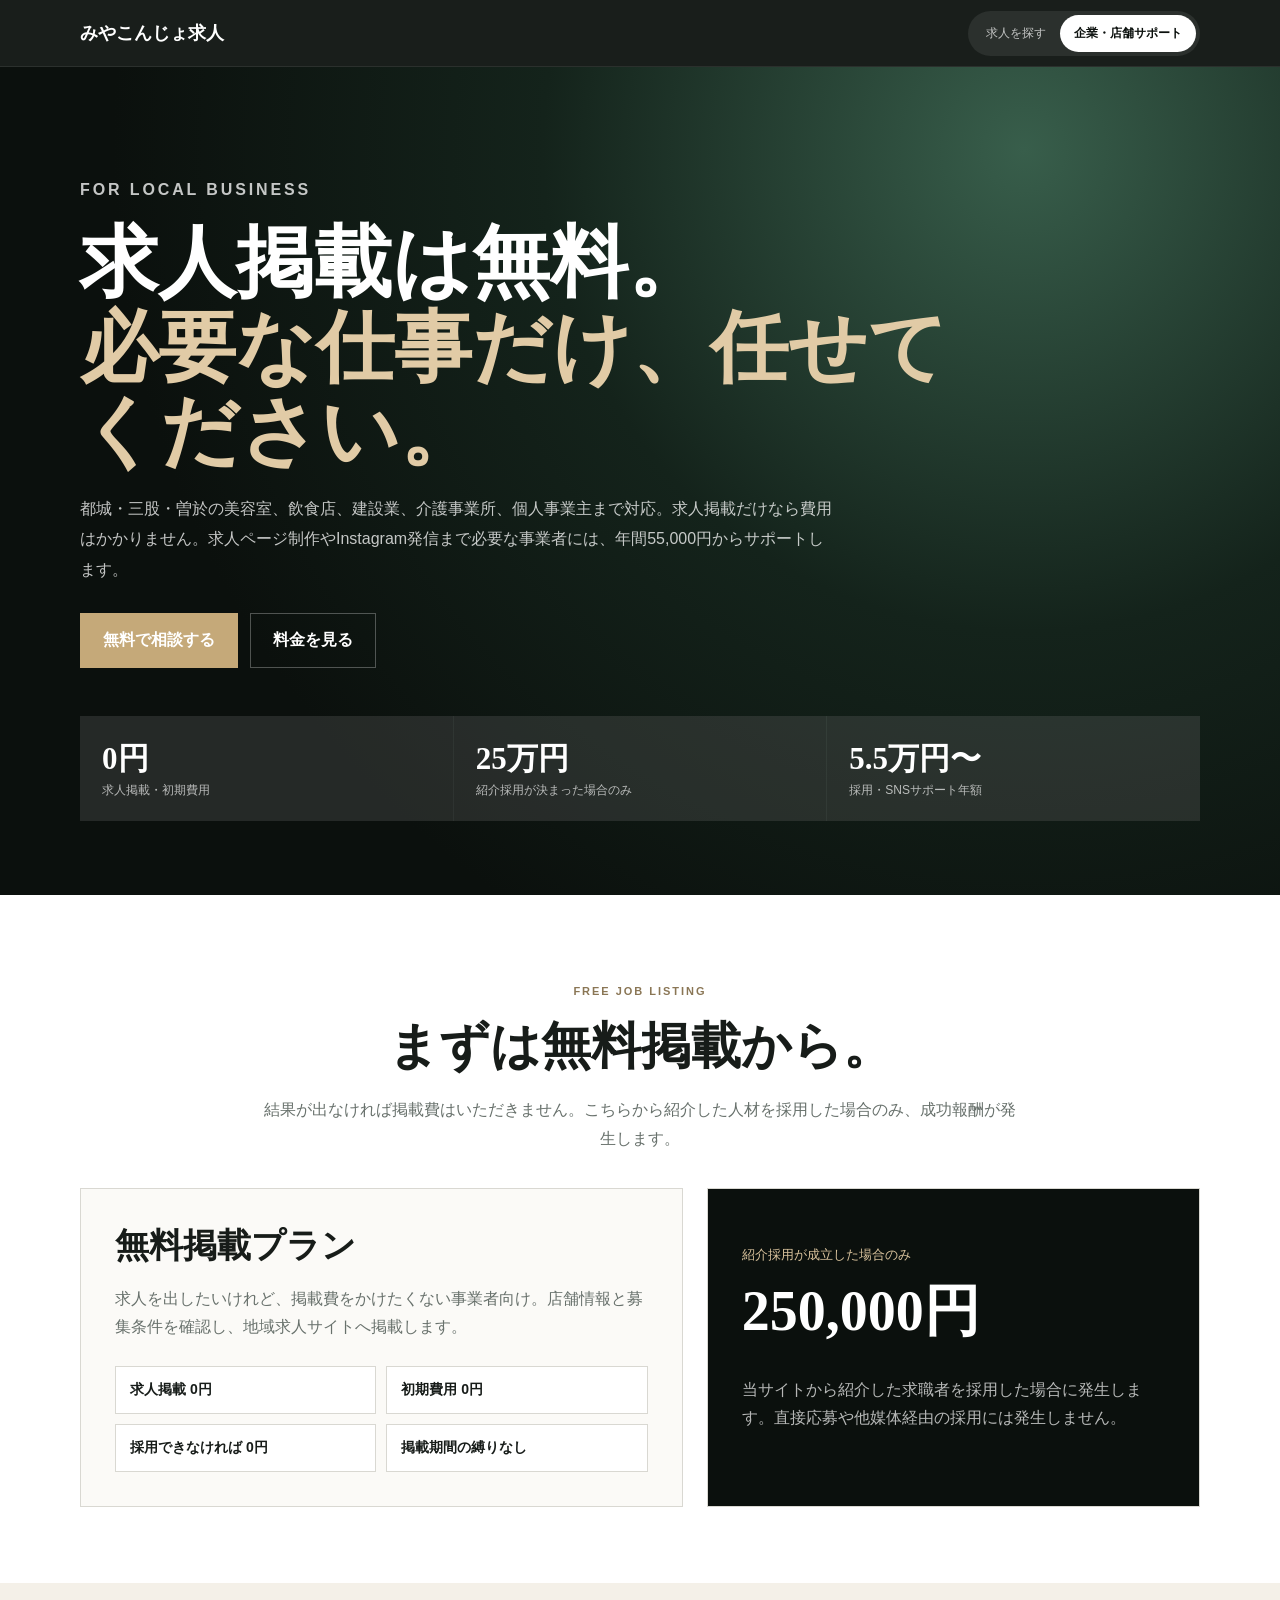
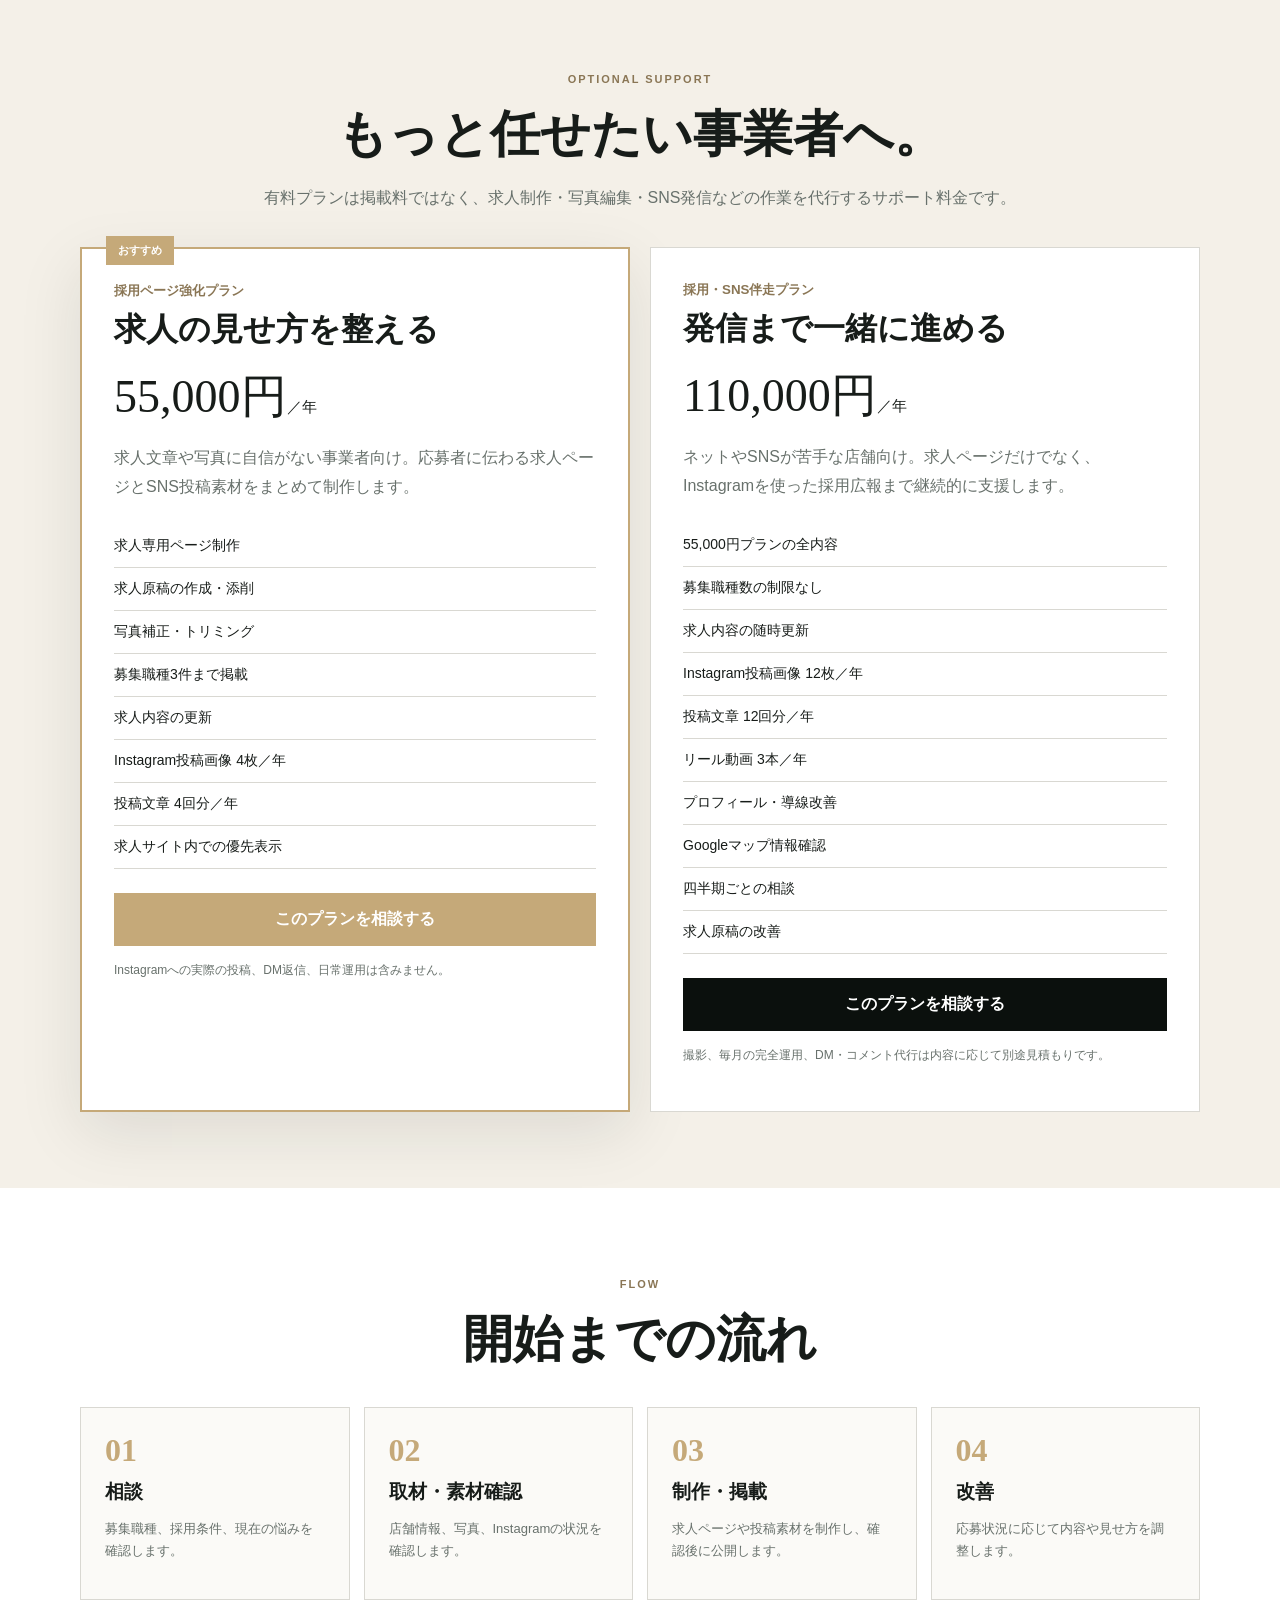
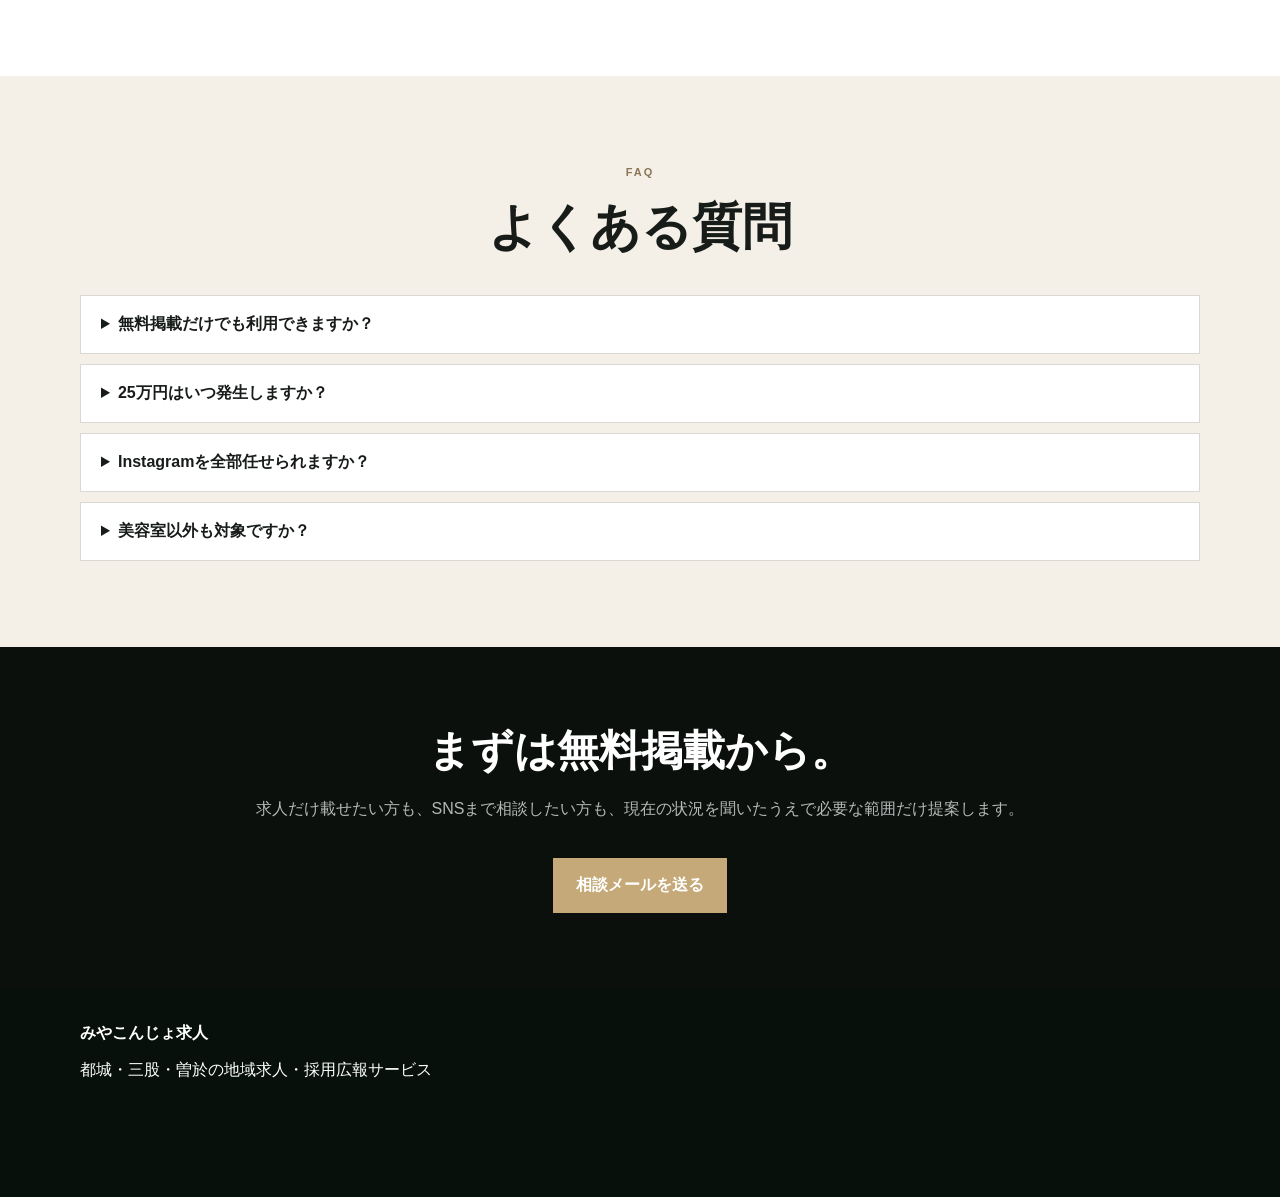
<file: premium-v2/support/index.html>
<!doctype html>
<html lang="ja">
<head>
<meta charset="utf-8">
<meta name="viewport" content="width=device-width,initial-scale=1,viewport-fit=cover">
<meta name="theme-color" content="#0b100d">
<title>企業・店舗サポート｜みやこんじょ求人</title>
<meta name="description" content="都城・三股・曽於の事業者向け。求人掲載は無料、採用時のみ成功報酬。求人ページ制作やInstagram運用支援は年間55,000円から。">
<style>
:root{--deep:#0b100d;--green:#29483a;--gold:#c5a979;--cream:#f4f0e8;--paper:#fbfaf7;--line:#d9d8d2;--muted:#68716c;--white:#fff}
*{box-sizing:border-box}html{scroll-behavior:smooth}body{margin:0;background:var(--paper);color:#171c19;font-family:-apple-system,BlinkMacSystemFont,"Yu Gothic",Meiryo,sans-serif}a{text-decoration:none;color:inherit}.shell{width:min(1120px,calc(100% - 28px));margin:auto}.topbar{position:sticky;top:0;z-index:30;background:rgba(11,16,13,.94);backdrop-filter:blur(14px);color:#fff;border-bottom:1px solid rgba(255,255,255,.08)}.topin{min-height:66px;display:flex;align-items:center;justify-content:space-between;gap:18px}.brand{font-family:serif;font-size:18px;font-weight:800}.switch{display:flex;background:rgba(255,255,255,.08);padding:4px;border-radius:999px;font-size:12px}.switch a{padding:10px 14px;border-radius:999px;color:rgba(255,255,255,.72)}.switch a.active{background:#fff;color:var(--deep);font-weight:800}.hero{padding:92px 0 74px;background:radial-gradient(circle at 80% 10%,#385e4b 0,#14231b 38%,#0b100d 72%);color:#fff}.eyebrow{font-size:11px;letter-spacing:.18em;color:#dbc49e;font-weight:800}.hero h1{font-family:serif;font-size:clamp(42px,7vw,78px);line-height:1.08;margin:16px 0 20px;max-width:900px}.hero h1 span{color:#e1cba6}.hero p{max-width:760px;color:rgba(255,255,255,.76);font-size:16px;line-height:1.9}.hero-actions{display:flex;flex-wrap:wrap;gap:12px;margin-top:28px}.btn{display:inline-block;padding:16px 22px;font-weight:900;border:1px solid rgba(255,255,255,.28)}.btn.primary{background:var(--gold);border-color:var(--gold);color:#fff}.stats{display:grid;grid-template-columns:repeat(3,1fr);gap:1px;background:rgba(255,255,255,.14);margin-top:48px}.stat{padding:22px;background:rgba(0,0,0,.18)}.stat strong{display:block;font-family:serif;font-size:31px;color:#fff}.stat span{font-size:12px;color:rgba(255,255,255,.68)}section{padding:76px 0}.title{text-align:center;max-width:760px;margin:0 auto 34px}.title h2{font-family:serif;font-size:clamp(32px,5vw,50px);margin:8px 0 12px}.title p{color:var(--muted);line-height:1.8}.free{background:#fff}.freebox{display:grid;grid-template-columns:1.1fr .9fr;gap:24px;align-items:stretch}.freecopy,.freeprice{padding:34px;border:1px solid var(--line);background:var(--paper)}.freecopy h3{font-family:serif;font-size:34px;margin:0 0 12px}.freecopy p{color:var(--muted);line-height:1.8}.checks{display:grid;grid-template-columns:1fr 1fr;gap:10px;margin-top:24px}.check{background:#fff;border:1px solid var(--line);padding:14px;font-size:14px;font-weight:700}.freeprice{background:var(--deep);color:#fff;display:flex;flex-direction:column;justify-content:center}.freeprice small{color:#dbc49e}.freeprice strong{font-family:serif;font-size:56px;margin:10px 0}.freeprice p{color:rgba(255,255,255,.7);line-height:1.8}.plans{background:var(--cream)}.plan-grid{display:grid;grid-template-columns:1fr 1fr;gap:20px}.plan{background:#fff;border:1px solid var(--line);padding:32px;position:relative}.plan.recommended{border:2px solid var(--gold);box-shadow:0 20px 60px rgba(24,34,28,.1)}.badge{position:absolute;top:-13px;left:24px;background:var(--gold);color:#fff;padding:7px 12px;font-size:11px;font-weight:900}.plan small{color:#8a7655;font-weight:800}.plan h3{font-family:serif;font-size:32px;margin:8px 0}.price{font-family:serif;font-size:46px;margin:14px 0}.price span{font-family:inherit;font-size:15px}.plan p{color:var(--muted);line-height:1.8}.plan ul{list-style:none;padding:0;margin:24px 0}.plan li{padding:12px 0;border-bottom:1px solid var(--line);font-size:14px}.plan .cta{display:block;background:var(--deep);color:#fff;padding:16px;text-align:center;font-weight:900}.plan.recommended .cta{background:var(--gold)}.note{font-size:12px;color:var(--muted);margin-top:14px;line-height:1.7}.flow{background:#fff}.steps{display:grid;grid-template-columns:repeat(4,1fr);gap:14px}.step{border:1px solid var(--line);padding:24px;background:var(--paper)}.step b{display:block;font-family:serif;font-size:32px;color:var(--gold)}.step h3{margin:10px 0 8px}.step p{font-size:13px;color:var(--muted);line-height:1.7}.faq{background:var(--cream)}details{background:#fff;border:1px solid var(--line);padding:18px 20px;margin-bottom:10px}summary{cursor:pointer;font-weight:800}details p{color:var(--muted);line-height:1.8}.contact{background:var(--deep);color:#fff;text-align:center}.contact h2{font-family:serif;font-size:42px;margin:0 0 14px}.contact p{color:rgba(255,255,255,.7);line-height:1.8}.contact .btn{margin-top:18px}.footer{background:#07100b;color:#fff;padding:34px 0 100px}.mobile{display:none}
@media(max-width:760px){.topin{align-items:flex-start;flex-direction:column;padding:12px 0}.switch{width:100%}.switch a{flex:1;text-align:center}.hero{padding-top:60px}.hero p{font-size:14px}.stats{grid-template-columns:1fr}.freebox,.plan-grid,.steps{grid-template-columns:1fr}.checks{grid-template-columns:1fr}.freecopy,.freeprice,.plan{padding:24px}.mobile{position:fixed;display:grid;z-index:40;left:0;right:0;bottom:0;grid-template-columns:1fr 1fr;background:rgba(251,250,247,.97);border-top:1px solid var(--line);padding:8px 10px calc(8px + env(safe-area-inset-bottom));gap:8px}.mobile a{padding:12px;text-align:center;font-size:12px;font-weight:900}.mobile a:last-child{background:var(--gold);color:#fff}}
</style>
</head>
<body>
<header class="topbar"><div class="shell topin"><a class="brand" href="../">みやこんじょ求人</a><nav class="switch"><a href="../">求人を探す</a><a class="active" href="./">企業・店舗サポート</a></nav></div></header>
<main>
<section class="hero"><div class="shell"><p class="eyebrow">FOR LOCAL BUSINESS</p><h1>求人掲載は無料。<br><span>必要な仕事だけ、任せてください。</span></h1><p>都城・三股・曽於の美容室、飲食店、建設業、介護事業所、個人事業主まで対応。求人掲載だけなら費用はかかりません。求人ページ制作やInstagram発信まで必要な事業者には、年間55,000円からサポートします。</p><div class="hero-actions"><a class="btn primary" href="mailto:weeds_skillup_0128@yahoo.co.jp?subject=求人掲載・サポート相談">無料で相談する</a><a class="btn" href="#plans">料金を見る</a></div><div class="stats"><div class="stat"><strong>0円</strong><span>求人掲載・初期費用</span></div><div class="stat"><strong>25万円</strong><span>紹介採用が決まった場合のみ</span></div><div class="stat"><strong>5.5万円〜</strong><span>採用・SNSサポート年額</span></div></div></div></section>
<section class="free"><div class="shell"><div class="title"><p class="eyebrow" style="color:#8a7655">FREE JOB LISTING</p><h2>まずは無料掲載から。</h2><p>結果が出なければ掲載費はいただきません。こちらから紹介した人材を採用した場合のみ、成功報酬が発生します。</p></div><div class="freebox"><div class="freecopy"><h3>無料掲載プラン</h3><p>求人を出したいけれど、掲載費をかけたくない事業者向け。店舗情報と募集条件を確認し、地域求人サイトへ掲載します。</p><div class="checks"><div class="check">求人掲載 0円</div><div class="check">初期費用 0円</div><div class="check">採用できなければ 0円</div><div class="check">掲載期間の縛りなし</div></div></div><div class="freeprice"><small>紹介採用が成立した場合のみ</small><strong>250,000円</strong><p>当サイトから紹介した求職者を採用した場合に発生します。直接応募や他媒体経由の採用には発生しません。</p></div></div></div></section>
<section class="plans" id="plans"><div class="shell"><div class="title"><p class="eyebrow" style="color:#8a7655">OPTIONAL SUPPORT</p><h2>もっと任せたい事業者へ。</h2><p>有料プランは掲載料ではなく、求人制作・写真編集・SNS発信などの作業を代行するサポート料金です。</p></div><div class="plan-grid"><article class="plan recommended"><span class="badge">おすすめ</span><small>採用ページ強化プラン</small><h3>求人の見せ方を整える</h3><div class="price">55,000円<span>／年</span></div><p>求人文章や写真に自信がない事業者向け。応募者に伝わる求人ページとSNS投稿素材をまとめて制作します。</p><ul><li>求人専用ページ制作</li><li>求人原稿の作成・添削</li><li>写真補正・トリミング</li><li>募集職種3件まで掲載</li><li>求人内容の更新</li><li>Instagram投稿画像 4枚／年</li><li>投稿文章 4回分／年</li><li>求人サイト内での優先表示</li></ul><a class="cta" href="mailto:weeds_skillup_0128@yahoo.co.jp?subject=採用ページ強化プラン相談">このプランを相談する</a><p class="note">Instagramへの実際の投稿、DM返信、日常運用は含みません。</p></article><article class="plan"><small>採用・SNS伴走プラン</small><h3>発信まで一緒に進める</h3><div class="price">110,000円<span>／年</span></div><p>ネットやSNSが苦手な店舗向け。求人ページだけでなく、Instagramを使った採用広報まで継続的に支援します。</p><ul><li>55,000円プランの全内容</li><li>募集職種数の制限なし</li><li>求人内容の随時更新</li><li>Instagram投稿画像 12枚／年</li><li>投稿文章 12回分／年</li><li>リール動画 3本／年</li><li>プロフィール・導線改善</li><li>Googleマップ情報確認</li><li>四半期ごとの相談</li><li>求人原稿の改善</li></ul><a class="cta" href="mailto:weeds_skillup_0128@yahoo.co.jp?subject=採用SNS伴走プラン相談">このプランを相談する</a><p class="note">撮影、毎月の完全運用、DM・コメント代行は内容に応じて別途見積もりです。</p></article></div></div></section>
<section class="flow"><div class="shell"><div class="title"><p class="eyebrow" style="color:#8a7655">FLOW</p><h2>開始までの流れ</h2></div><div class="steps"><div class="step"><b>01</b><h3>相談</h3><p>募集職種、採用条件、現在の悩みを確認します。</p></div><div class="step"><b>02</b><h3>取材・素材確認</h3><p>店舗情報、写真、Instagramの状況を確認します。</p></div><div class="step"><b>03</b><h3>制作・掲載</h3><p>求人ページや投稿素材を制作し、確認後に公開します。</p></div><div class="step"><b>04</b><h3>改善</h3><p>応募状況に応じて内容や見せ方を調整します。</p></div></div></div></section>
<section class="faq"><div class="shell"><div class="title"><p class="eyebrow" style="color:#8a7655">FAQ</p><h2>よくある質問</h2></div><details><summary>無料掲載だけでも利用できますか？</summary><p>利用できます。求人掲載のみの場合、掲載料・初期費用はかかりません。</p></details><details><summary>25万円はいつ発生しますか？</summary><p>当サイトから紹介した求職者を採用した場合のみ発生します。有料サポート料金とは別です。</p></details><details><summary>Instagramを全部任せられますか？</summary><p>年間プランでは投稿素材の制作や運用支援を行います。撮影、毎月の投稿、DM返信まで含む完全運用は別途相談となります。</p></details><details><summary>美容室以外も対象ですか？</summary><p>飲食店、建設、介護、小売、サービス業、個人事業主など、地域の幅広い事業者を対象としています。</p></details></div></section>
<section class="contact"><div class="shell"><h2>まずは無料掲載から。</h2><p>求人だけ載せたい方も、SNSまで相談したい方も、現在の状況を聞いたうえで必要な範囲だけ提案します。</p><a class="btn primary" href="mailto:weeds_skillup_0128@yahoo.co.jp?subject=求人掲載・サポート相談">相談メールを送る</a></div></section>
</main>
<footer class="footer"><div class="shell"><strong>みやこんじょ求人</strong><p>都城・三股・曽於の地域求人・採用広報サービス</p></div></footer>
<nav class="mobile"><a href="../">求人を探す</a><a href="mailto:weeds_skillup_0128@yahoo.co.jp?subject=求人掲載・サポート相談">無料相談</a></nav>
</body>
</html>
</file>
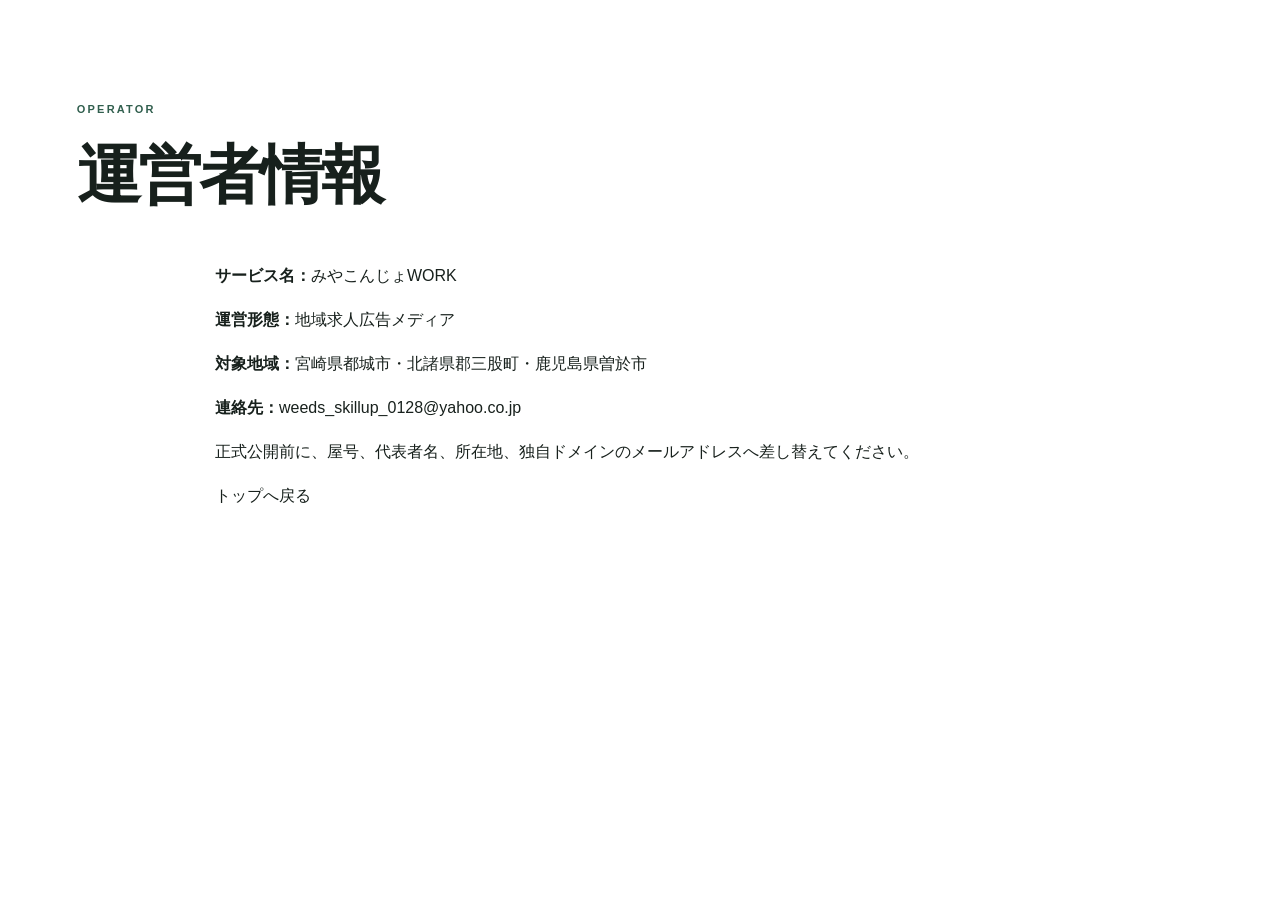
<file: operator.html>
<!doctype html><html lang="ja"><head><meta charset="utf-8"><meta name="viewport" content="width=device-width,initial-scale=1"><title>運営者情報｜みやこんじょWORK</title><link rel="stylesheet" href="styles.css"></head><body><main class="section"><div class="section-heading"><p class="eyebrow green">OPERATOR</p><h2>運営者情報</h2></div><div style="max-width:850px;margin:auto"><p><strong>サービス名：</strong>みやこんじょWORK</p><p><strong>運営形態：</strong>地域求人広告メディア</p><p><strong>対象地域：</strong>宮崎県都城市・北諸県郡三股町・鹿児島県曽於市</p><p><strong>連絡先：</strong><a href="mailto:weeds_skillup_0128@yahoo.co.jp">weeds_skillup_0128@yahoo.co.jp</a></p><p>正式公開前に、屋号、代表者名、所在地、独自ドメインのメールアドレスへ差し替えてください。</p><p><a href="index.html">トップへ戻る</a></p></div></main></body></html>
</file>
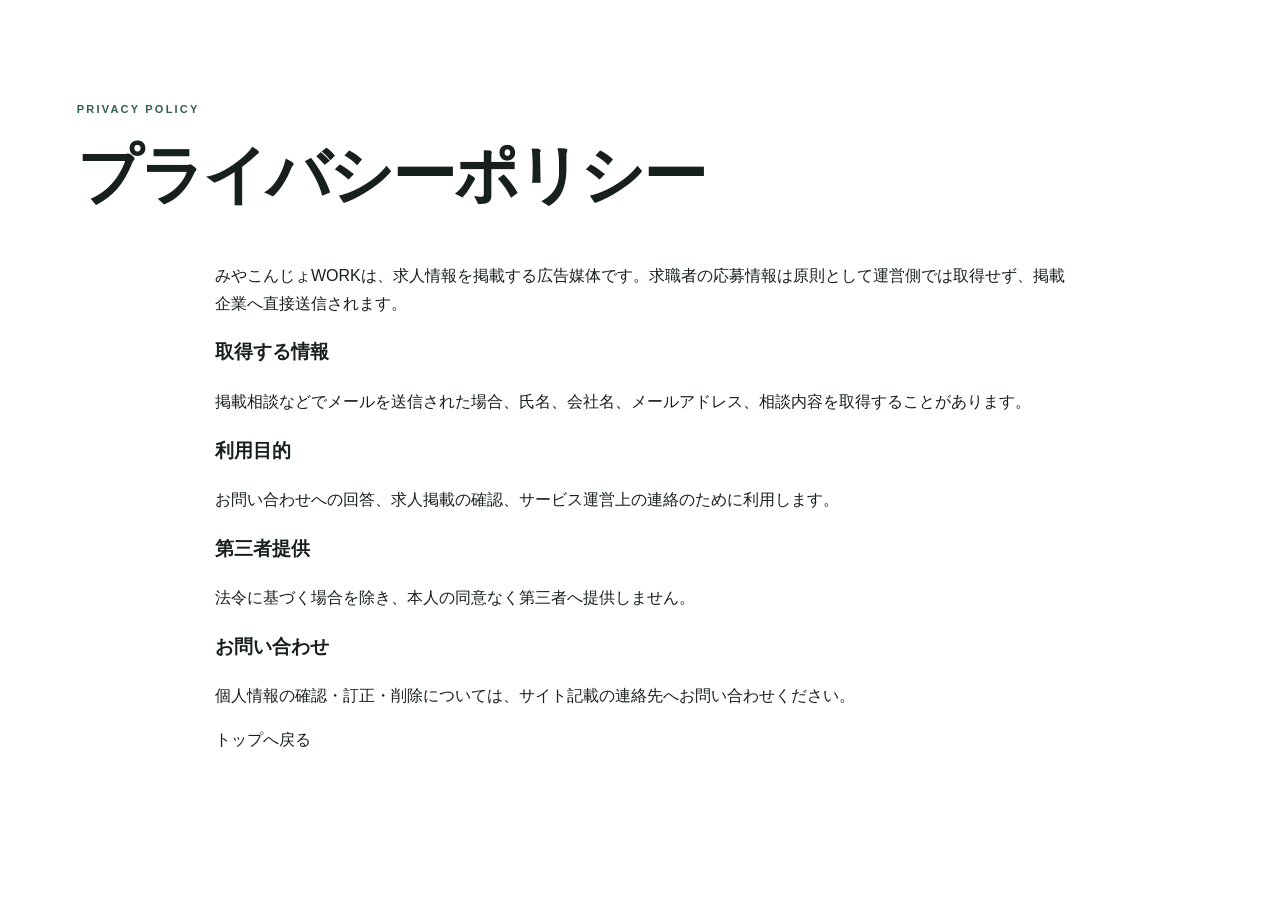
<file: privacy.html>
<!doctype html><html lang="ja"><head><meta charset="utf-8"><meta name="viewport" content="width=device-width,initial-scale=1"><title>プライバシーポリシー｜みやこんじょWORK</title><link rel="stylesheet" href="styles.css"></head><body><main class="section"><div class="section-heading"><p class="eyebrow green">PRIVACY POLICY</p><h2>プライバシーポリシー</h2></div><div style="max-width:850px;margin:auto"><p>みやこんじょWORKは、求人情報を掲載する広告媒体です。求職者の応募情報は原則として運営側では取得せず、掲載企業へ直接送信されます。</p><h3>取得する情報</h3><p>掲載相談などでメールを送信された場合、氏名、会社名、メールアドレス、相談内容を取得することがあります。</p><h3>利用目的</h3><p>お問い合わせへの回答、求人掲載の確認、サービス運営上の連絡のために利用します。</p><h3>第三者提供</h3><p>法令に基づく場合を除き、本人の同意なく第三者へ提供しません。</p><h3>お問い合わせ</h3><p>個人情報の確認・訂正・削除については、サイト記載の連絡先へお問い合わせください。</p><p><a href="index.html">トップへ戻る</a></p></div></main></body></html>
</file>
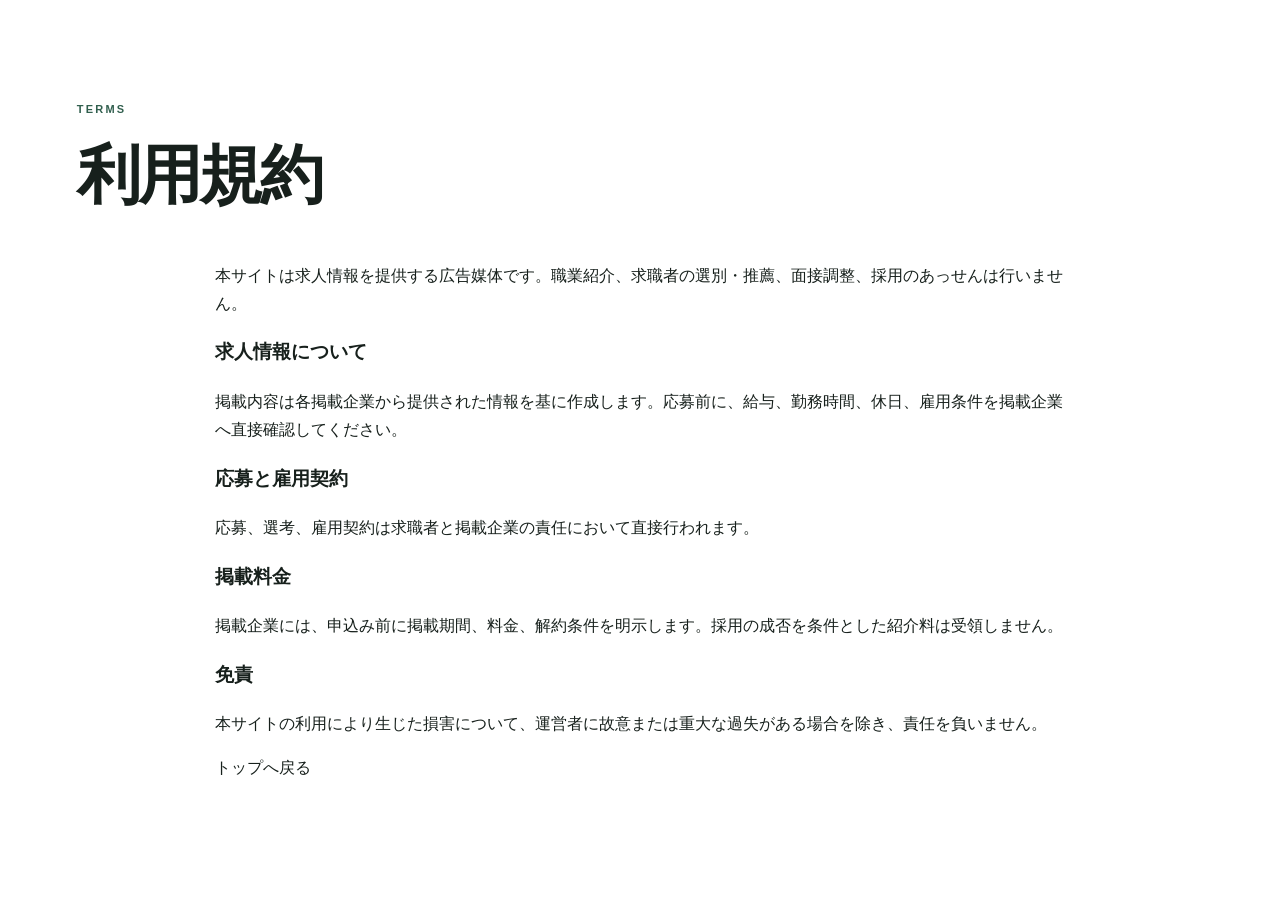
<file: terms.html>
<!doctype html><html lang="ja"><head><meta charset="utf-8"><meta name="viewport" content="width=device-width,initial-scale=1"><title>利用規約｜みやこんじょWORK</title><link rel="stylesheet" href="styles.css"></head><body><main class="section"><div class="section-heading"><p class="eyebrow green">TERMS</p><h2>利用規約</h2></div><div style="max-width:850px;margin:auto"><p>本サイトは求人情報を提供する広告媒体です。職業紹介、求職者の選別・推薦、面接調整、採用のあっせんは行いません。</p><h3>求人情報について</h3><p>掲載内容は各掲載企業から提供された情報を基に作成します。応募前に、給与、勤務時間、休日、雇用条件を掲載企業へ直接確認してください。</p><h3>応募と雇用契約</h3><p>応募、選考、雇用契約は求職者と掲載企業の責任において直接行われます。</p><h3>掲載料金</h3><p>掲載企業には、申込み前に掲載期間、料金、解約条件を明示します。採用の成否を条件とした紹介料は受領しません。</p><h3>免責</h3><p>本サイトの利用により生じた損害について、運営者に故意または重大な過失がある場合を除き、責任を負いません。</p><p><a href="index.html">トップへ戻る</a></p></div></main></body></html>
</file>
<file: styles.css>
:root{--green:#173b31;--green2:#315f4e;--cream:#f4f1e8;--ink:#17201c;--muted:#5d6963;--line:#d8ddd8;--accent:#d4a86a;--white:#fff}*{box-sizing:border-box}html{scroll-behavior:smooth}body{margin:0;color:var(--ink);font-family:"Noto Sans JP",sans-serif;line-height:1.75;background:#fff}a{color:inherit;text-decoration:none}img{display:block;max-width:100%}button,input,select{font:inherit}.skip-link{position:fixed;left:12px;top:-60px;z-index:999;background:#fff;padding:10px 14px}.skip-link:focus{top:12px}:where(a,button,input,select):focus-visible{outline:3px solid #ffd45c;outline-offset:3px}.header{position:absolute;z-index:20;inset:0 0 auto;height:82px;padding:0 5vw;display:flex;align-items:center;justify-content:space-between;color:#fff;border-bottom:1px solid rgba(255,255,255,.25)}.brand,.footer-brand{display:flex;align-items:center;gap:12px}.brand-mark{width:44px;height:44px;border-radius:50%;display:grid;place-items:center;background:#fff;color:var(--green);font-family:"Noto Serif JP",serif;font-size:20px;font-weight:700}.brand strong,.footer-brand strong{display:block;font-family:"Noto Serif JP",serif;font-size:19px}.brand small{display:block;font-size:8px;letter-spacing:.18em;opacity:.75}.desktop-nav{display:flex;align-items:center;gap:28px;font-size:13px;font-weight:700}.nav-cta{padding:10px 17px;border:1px solid rgba(255,255,255,.6);border-radius:99px}.menu-button{display:none}.hero{min-height:760px;height:95svh;position:relative;color:#fff;overflow:hidden}.hero-image,.hero-overlay{position:absolute;inset:0;width:100%;height:100%}.hero-image{object-fit:cover}.hero-overlay{background:linear-gradient(90deg,rgba(9,30,24,.91),rgba(9,30,24,.57) 50%,rgba(9,30,24,.08)),linear-gradient(0deg,rgba(0,0,0,.25),transparent 55%)}.hero-inner{position:relative;z-index:2;max-width:760px;padding:150px 5vw 80px}.eyebrow{margin:0 0 14px;font-size:11px;letter-spacing:.2em;font-weight:800}.eyebrow.green{color:var(--green2)}.eyebrow.light{color:#d8e7df}.hero h1,.section-heading h2,.employer-copy h2,.start-section h2{font-family:"Noto Serif JP",serif}.hero h1{font-size:clamp(52px,7vw,94px);line-height:1.18;letter-spacing:-.055em;margin:0 0 22px}.hero h1 span{color:#eadfc9}.hero-lead{font-size:16px;max-width:620px;margin:0 0 28px}.hero-search{display:grid;grid-template-columns:1.2fr .8fr auto;background:#fff;color:var(--ink);max-width:690px}.hero-search label{padding:10px 14px}.hero-search label+label{border-left:1px solid var(--line)}.hero-search span,.job-filters span{display:block;font-size:10px;font-weight:700;color:var(--muted)}.hero-search input,.hero-search select,.job-filters input,.job-filters select{border:0;background:transparent;width:100%;min-height:34px;color:var(--ink)}.hero-search button{border:0;background:var(--accent);padding:0 25px;font-weight:800;color:#1e2823}.hero-actions{display:flex;gap:12px;margin-top:18px}.button{display:inline-flex;align-items:center;justify-content:center;min-height:54px;padding:13px 22px;font-weight:800;border:1px solid transparent}.button.primary{background:var(--green);color:#fff}.button.ghost{border-color:rgba(255,255,255,.7);background:rgba(255,255,255,.08);color:#fff}.launch-note{font-size:11px;opacity:.8;margin-top:15px}.trust-strip{display:grid;grid-template-columns:repeat(3,1fr);background:var(--green);color:#fff;padding:22px 5vw}.trust-strip div{text-align:center;border-right:1px solid rgba(255,255,255,.18)}.trust-strip div:last-child{border-right:0}.trust-strip strong{display:block;font-size:14px}.trust-strip span{font-size:11px;opacity:.72}.section{padding:100px 6vw}.section-heading{max-width:1180px;margin:0 auto 42px}.section-heading.split{display:flex;align-items:end;justify-content:space-between}.section-heading h2,.employer-copy h2,.start-section h2{font-size:clamp(38px,5vw,64px);line-height:1.35;letter-spacing:-.045em;margin:0}.section-heading>p{color:var(--muted)}.feature-grid,.media-grid,.steps{max-width:1180px;margin:auto;display:grid;grid-template-columns:repeat(3,1fr);gap:18px}.feature-grid article,.steps article{padding:30px;border-top:3px solid var(--green);background:#fafaf7}.feature-grid span,.steps span{font-size:12px;color:var(--green2);font-weight:800}.feature-grid h3,.media-grid h3,.steps h3{font-family:"Noto Serif JP",serif;font-size:24px;margin:12px 0}.feature-grid p,.media-grid p,.steps p{color:var(--muted);font-size:13px}.jobs-section{background:var(--cream)}.job-filters{max-width:1180px;margin:0 auto 28px;display:grid;grid-template-columns:1.2fr .8fr .8fr auto;gap:10px}.job-filters label{background:#fff;padding:9px 13px;border:1px solid var(--line)}.job-filters button{border:1px solid var(--line);background:#fff;padding:0 16px;font-weight:700}.job-grid{max-width:1180px;margin:auto;display:grid;grid-template-columns:repeat(3,1fr);gap:20px}.job-card{background:#fff;border:1px solid var(--line);display:flex;flex-direction:column}.job-visual{height:190px;display:flex;flex-direction:column;justify-content:end;padding:20px;color:#fff;background:linear-gradient(135deg,#355b4b,#18372d)}.job-visual.beauty{background:linear-gradient(135deg,#8d645f,#453532)}.job-visual.pending{background:linear-gradient(135deg,#7a806f,#4a5147)}.job-visual small{font-size:9px;letter-spacing:.18em}.job-visual strong{font-family:"Noto Serif JP",serif;font-size:27px}.job-body{padding:22px;display:flex;flex-direction:column;flex:1}.job-meta{font-size:11px;color:var(--green2);font-weight:700}.job-body h3{font-family:"Noto Serif JP",serif;font-size:22px;line-height:1.45;margin:8px 0}.job-company{font-size:13px;color:var(--muted)}.job-salary{font-size:18px;margin:8px 0}.job-conditions{display:grid;gap:4px;font-size:12px;color:var(--muted);margin-bottom:18px}.job-link{margin-top:auto;border-top:1px solid var(--line);padding-top:14px;font-weight:800;font-size:13px}.job-link.disabled{color:#7b827e}.empty-jobs{max-width:1180px;margin:auto;padding:50px;text-align:center;background:#fff}.job-disclaimer{max-width:1180px;margin:20px auto 0;color:var(--muted);font-size:11px}.media-section{background:var(--green);color:#fff}.media-grid article{border:1px solid rgba(255,255,255,.22);padding:28px;min-height:230px}.media-grid b{font-size:11px;letter-spacing:.15em;color:#e4c89f}.media-grid p{color:rgba(255,255,255,.7)}.employer-section{display:grid;grid-template-columns:1fr .8fr;gap:8vw;background:#f8f8f5}.employer-copy>p{color:var(--muted)}.employer-copy ul{list-style:none;padding:0;margin:25px 0}.employer-copy li{padding:10px 0;border-bottom:1px solid var(--line);font-size:13px}.pricing-card{background:var(--green);color:#fff;padding:38px;box-shadow:0 24px 60px rgba(18,50,40,.18)}.price-label{display:inline-block;background:var(--accent);color:#222;padding:6px 10px;font-size:9px;letter-spacing:.15em;font-weight:800}.pricing-card h3{font-family:"Noto Serif JP",serif;font-size:23px;margin:20px 0 5px}.pricing-card .price{margin:0}.pricing-card .price strong{font-size:62px;line-height:1}.pricing-card .price.small strong{font-size:46px}.pricing-card small{font-size:12px}.pricing-card>p:not(.price){font-size:12px;color:rgba(255,255,255,.7)}.pricing-card hr{border:0;border-top:1px solid rgba(255,255,255,.2);margin:28px 0}.option{margin-top:22px;padding:15px;background:rgba(255,255,255,.08);display:flex;justify-content:space-between;font-size:12px}.start-section{display:grid;grid-template-columns:.75fr 1.25fr;gap:7vw}.start-section .steps{grid-template-columns:1fr}.start-section .steps article{padding:22px}.start-section .steps h3{margin:5px 0}.start-section .steps p{margin:0}footer{background:#0c1c16;color:#fff;padding:60px 6vw 110px;display:grid;grid-template-columns:1fr auto;gap:28px}.footer-links{display:flex;flex-wrap:wrap;gap:20px;font-size:11px}.legal-note{grid-column:1/-1;color:rgba(255,255,255,.6);font-size:11px;max-width:900px}.footer-brand p{font-size:10px;opacity:.6;margin:2px 0}footer>small{grid-column:1/-1;border-top:1px solid rgba(255,255,255,.15);padding-top:18px;opacity:.5}.mobile-nav{display:none}@media(max-width:900px){.header{height:70px;padding:0 18px}.brand-mark{width:38px;height:38px}.brand strong{font-size:16px}.brand small{display:none}.desktop-nav{display:none}.desktop-nav.open{position:fixed;display:grid;inset:70px 0 auto;background:#102a21;padding:25px 20px;gap:18px}.menu-button{display:grid;gap:6px;border:0;background:transparent;padding:10px}.menu-button span{display:block;width:24px;height:1px;background:#fff}.hero{height:auto;min-height:760px}.hero-overlay{background:linear-gradient(0deg,rgba(9,30,24,.94),rgba(9,30,24,.25) 68%)}.hero-image{object-position:62% center}.hero-inner{padding:290px 20px 65px}.hero h1{font-size:48px}.hero-lead{font-size:14px}.hero-search{grid-template-columns:1fr}.hero-search label+label{border-left:0;border-top:1px solid var(--line)}.hero-search button{min-height:52px}.hero-actions{display:grid}.trust-strip{grid-template-columns:1fr;padding:15px 20px}.trust-strip div{border-right:0;border-bottom:1px solid rgba(255,255,255,.15);padding:10px}.trust-strip div:last-child{border-bottom:0}.section{padding:75px 20px}.section-heading.split{display:block}.feature-grid,.media-grid,.job-grid{grid-template-columns:1fr}.job-filters{grid-template-columns:1fr}.employer-section,.start-section{grid-template-columns:1fr}.pricing-card{padding:28px 22px}.pricing-card .price strong{font-size:54px}.option{display:grid;gap:4px}.footer-links{display:grid}footer{grid-template-columns:1fr}.mobile-nav{position:fixed;z-index:50;left:0;right:0;bottom:0;display:grid;grid-template-columns:repeat(4,1fr);background:rgba(255,255,255,.96);border-top:1px solid var(--line);padding:8px 4px calc(7px + env(safe-area-inset-bottom))}.mobile-nav a{text-align:center;font-size:9px;font-weight:700;color:#415148}.mobile-nav span{display:block;font-size:19px;line-height:1.1;color:var(--green)}}@media(max-width:440px){.hero h1{font-size:42px}.section-heading h2,.employer-copy h2,.start-section h2{font-size:37px}}
</file>
<file: kamibito-yokohama-izumi/styles.css>
:root{--green:#16715d;--green2:#27977d;--mint:#dff5ec;--cream:#fffaf2;--sand:#f3dec5;--ink:#163b33;--muted:#607b74;--line:#d8e8e2;--white:#fff;--orange:#ef8d5a;--yellow:#ffd978;--shadow:0 22px 60px rgba(22,113,93,.13)}
*{box-sizing:border-box}html{scroll-behavior:smooth;scroll-padding-top:80px}body{margin:0;color:var(--ink);font-family:"Noto Sans JP",sans-serif;line-height:1.8;background:#fff}body.no-scroll{overflow:hidden}button,input,select,textarea{font:inherit}button{color:inherit}a{color:inherit;text-decoration:none}img{display:block;width:100%}.kicker{margin:0 0 15px;font-size:10px;font-weight:800;letter-spacing:.24em}.kicker.green{color:var(--green2)}
.site-header{position:absolute;z-index:20;inset:0 0 auto;height:84px;padding:0 4vw;display:flex;align-items:center;justify-content:space-between;color:#fff;border-bottom:1px solid rgba(255,255,255,.3)}.brand{display:flex;align-items:center;gap:12px}.brand-mark{width:46px;height:46px;display:grid;place-items:center;border-radius:50%;background:#fff;color:var(--green);font-family:"Noto Serif JP",serif;font-size:23px;font-weight:700}.brand strong{display:block;font-family:"Noto Serif JP",serif;font-size:19px;line-height:1.25}.brand small{display:block;font-size:9px;letter-spacing:.11em;opacity:.75}.desktop-nav{display:flex;align-items:center;gap:28px;font-size:12px;font-weight:700}.header-cta{border:1px solid rgba(255,255,255,.65);background:rgba(255,255,255,.08);color:#fff;padding:11px 18px;border-radius:999px;cursor:pointer}.menu-toggle{display:none;background:0;border:0}.hero{height:min(890px,100svh);min-height:720px;position:relative;overflow:hidden;color:#fff}.hero>img{position:absolute;inset:0;height:100%;object-fit:cover;object-position:center}.hero-overlay{position:absolute;inset:0;background:linear-gradient(90deg,rgba(10,42,35,.92) 0%,rgba(10,42,35,.68) 34%,rgba(10,42,35,.13) 68%),linear-gradient(0deg,rgba(7,28,23,.3),transparent 50%)}.hero-copy{position:absolute;z-index:2;left:7vw;top:50%;transform:translateY(-43%);max-width:660px}.hero h1{font-family:"Noto Serif JP",serif;font-size:clamp(60px,7.6vw,108px);line-height:1.04;letter-spacing:-.07em;margin:0 0 26px}.hero-lead{font-size:16px;margin:0 0 30px}.hero-actions{display:flex;gap:10px}.btn{min-height:58px;border:0;border-radius:2px;padding:14px 22px;display:inline-flex;align-items:center;justify-content:center;gap:22px;font-weight:800;font-size:13px;cursor:pointer}.btn.primary{background:#fff;color:var(--green)}.btn.glass{color:#fff;background:rgba(255,255,255,.08);border:1px solid rgba(255,255,255,.55);backdrop-filter:blur(8px)}.image-note{font-size:9px;opacity:.58;margin:12px 0 0}.hero-card{position:absolute;z-index:3;right:4vw;bottom:45px;width:270px;background:rgba(255,255,255,.92);backdrop-filter:blur(14px);color:var(--ink);padding:21px}.hero-card small{color:var(--orange);letter-spacing:.2em;font-size:8px;font-weight:800}.hero-card strong,.hero-card span{display:block}.hero-card strong{font-family:"Noto Serif JP",serif;font-size:20px;margin:3px 0}.hero-card span{font-size:10px;color:var(--muted)}.hero-card a{display:flex;justify-content:space-between;border-top:1px solid var(--line);margin-top:16px;padding-top:12px;font-size:11px;font-weight:800}
.gateway{position:relative;z-index:4;margin:-2px auto 0;display:grid;grid-template-columns:repeat(3,1fr);background:#fff}.gateway article{position:relative;padding:55px 4.5vw 48px;border-right:1px solid var(--line);min-height:330px}.gateway article>span{position:absolute;right:24px;top:20px;font-family:"Noto Serif JP",serif;font-size:52px;color:#e7ece9}.gateway small{font-size:9px;letter-spacing:.2em;color:var(--green2);font-weight:800}.gateway h2{font-family:"Noto Serif JP",serif;font-size:28px;margin:9px 0 15px}.gateway p{font-size:13px;color:var(--muted);margin:0 0 26px}.gateway button,.gateway a{border:0;border-bottom:1px solid var(--ink);padding:0 0 6px;background:transparent;font-weight:800;font-size:12px;display:flex;justify-content:space-between;width:100%;cursor:pointer}.gateway-recruit{background:var(--green)!important;color:#fff}.gateway-recruit>span{color:rgba(255,255,255,.09)!important}.gateway-recruit small{color:#a7cdc3}.gateway-recruit p{color:rgba(255,255,255,.67)}.gateway-recruit a{border-color:rgba(255,255,255,.55)}
.statement{padding:130px 8vw;display:grid;grid-template-columns:1.1fr .7fr;gap:11vw;align-items:center}.statement h2,.section-head h2,.facility-band h2,.area h2,.recruit h2,.direct-contact h2{font-family:"Noto Serif JP",serif;letter-spacing:-.04em}.statement h2{font-size:clamp(40px,5vw,70px);line-height:1.45;margin:0}.statement>div:last-child{font-size:15px;color:var(--muted)}
.service{background:var(--cream);padding:115px 5vw 120px}.section-head{max-width:1280px;margin:0 auto 42px;display:flex;align-items:end;justify-content:space-between}.section-head h2{font-size:clamp(42px,5.2vw,70px);line-height:1;margin:0}.section-head>p{font-size:13px;color:var(--muted);margin:0}.service-grid{max-width:1280px;margin:auto;display:grid;grid-template-columns:repeat(4,1fr);gap:12px}.service-grid article{position:relative;background:#fff;padding:28px 25px 32px;min-height:330px;border:1px solid #e7e3db}.service-grid article>span{position:absolute;right:18px;top:12px;font-family:"Noto Serif JP",serif;color:#d8dedb;font-size:42px}.service-icon{width:70px;height:70px;border-radius:50%;display:grid;place-items:center;background:var(--mint);color:var(--green);font-size:28px;margin:20px 0 35px}.service-grid h3{font-family:"Noto Serif JP",serif;font-size:24px;margin:0 0 12px}.service-grid p{font-size:12px;color:var(--muted);margin:0}
.facility-band{background:var(--green);color:#fff;padding:115px 7vw;display:grid;grid-template-columns:.8fr 1fr;gap:8vw;align-items:start}.facility-band h2{font-size:clamp(40px,4.8vw,68px);line-height:1.4;margin:0}.facility-points p{display:grid;grid-template-columns:48px 1fr;gap:15px;margin:0;padding:20px 0;border-bottom:1px solid rgba(255,255,255,.2)}.facility-points b{font-family:"Noto Serif JP",serif;color:#9fc7bd;font-size:25px}.facility-points strong,.facility-points span{display:block}.facility-points strong{font-size:16px;margin-bottom:3px}.facility-points span{font-size:12px;color:rgba(255,255,255,.68)}.btn.light{grid-column:2;background:#fff;color:var(--green);justify-self:start;margin-top:-25px}
.area{padding:120px 8vw;background:#fff;display:grid;grid-template-columns:.75fr 1.25fr;gap:9vw}.area h2{font-size:clamp(42px,5vw,70px);line-height:1.35;margin:0 0 25px}.area-copy>p{color:var(--muted);font-size:13px}.text-link{border:0;border-bottom:1px solid var(--ink);background:transparent;padding:0 0 5px;margin-top:12px;font-weight:800;cursor:pointer}.area-list{background:var(--cream);padding:50px}.area-list>strong{display:block;font-family:"Noto Serif JP",serif;font-size:19px;margin-bottom:12px}.area-list p{display:flex;flex-wrap:wrap;gap:9px;margin:0 0 32px}.area-list span{padding:12px 20px;border-radius:999px;background:#fff;border:1px solid var(--line);font-weight:700;font-size:13px}.area-list small{color:var(--muted);font-size:11px}
.flow{padding:110px 6vw;background:#f8faf8}.flow ol{max-width:1280px;margin:auto;padding:0;list-style:none;display:grid;grid-template-columns:repeat(4,1fr);border-top:1px solid var(--line)}.flow li{position:relative;padding:30px 28px;border-right:1px solid var(--line);min-height:220px}.flow li>b{font-family:"Noto Serif JP",serif;color:var(--green2);font-size:34px}.flow h3{font-family:"Noto Serif JP",serif;font-size:22px;margin:22px 0 8px}.flow p{font-size:12px;color:var(--muted);margin:0}
.recruit{background:#142e28;color:#fff;padding:120px 7vw;display:grid;grid-template-columns:.8fr 1.2fr;gap:8vw}.recruit h2{font-size:clamp(48px,5.8vw,80px);line-height:1.35;margin:0 0 26px}.recruit-lead>p:not(.kicker){color:rgba(255,255,255,.68);font-size:14px}.recruit-badges{display:flex;flex-wrap:wrap;gap:8px;margin-top:30px}.recruit-badges span{border:1px solid rgba(255,255,255,.28);border-radius:999px;padding:8px 12px;font-size:10px}.recruit-detail{display:grid;grid-template-columns:1fr 1fr;gap:10px}.salary-card{background:#fff;color:var(--ink);padding:28px}.salary-card.accent{background:#d9ad76}.salary-card small{font-size:10px;font-weight:800}.salary-card p{font-size:11px;margin:18px 0 0}.salary-card strong{display:block;font-family:"Noto Serif JP",serif;font-size:65px;line-height:1}.salary-card strong em{font-style:normal;font-size:18px}.salary-card span{display:block;border-top:1px solid rgba(20,50,42,.18);margin-top:20px;padding-top:12px;font-size:10px}.recruit dl{grid-column:1/-1;margin:22px 0 12px}.recruit dl>div{display:grid;grid-template-columns:110px 1fr;padding:15px 0;border-bottom:1px solid rgba(255,255,255,.15);font-size:12px}.recruit dt{font-weight:800}.recruit dd{margin:0;color:rgba(255,255,255,.68)}.recruit-btn{grid-column:1/-1;background:#fff;color:var(--green);width:100%;justify-content:space-between}.condition-note{grid-column:1/-1;margin:0;font-size:9px;color:rgba(255,255,255,.52)}
.direct-contact{text-align:center;padding:120px 5vw;background:#fff}.direct-contact h2{font-size:clamp(42px,5.5vw,74px);line-height:1.4;margin:0}.direct-contact>p:not(.kicker){font-size:13px;color:var(--muted)}.direct-contact>div{display:flex;justify-content:center;gap:8px;margin:36px 0}.direct-contact button{background:var(--green);color:#fff;border:0;padding:16px 20px;font-weight:800;cursor:pointer}.phone{display:inline-flex;flex-direction:column;border-top:1px solid var(--line);padding-top:22px}.phone small{font-size:9px;color:var(--muted)}.phone strong{font-family:"Noto Serif JP",serif;font-size:35px}
footer{background:#0e241e;color:#fff;padding:60px 6vw 90px;display:grid;grid-template-columns:1fr 1fr auto;gap:40px;align-items:start}footer .brand-mark{background:#fff}.footer-brand{grid-row:span 2}footer p{font-size:11px;color:rgba(255,255,255,.6);margin:0}footer>div:nth-of-type(2){display:grid;gap:9px;font-size:11px}footer button{border:0;background:transparent;color:#fff;padding:0;text-align:left;cursor:pointer}footer>small{grid-column:2/-1;font-size:8px;color:rgba(255,255,255,.4)}.mobile-nav{display:none}
.contact-dialog{width:min(780px,calc(100% - 24px));max-height:calc(100svh - 24px);border:0;padding:0;background:#fff;color:var(--ink);box-shadow:var(--shadow)}.contact-dialog::backdrop{background:rgba(8,25,21,.78);backdrop-filter:blur(5px)}.dialog-shell{position:relative;padding:42px;overflow:auto}.dialog-close{position:absolute;right:18px;top:18px;width:42px;height:42px;border-radius:50%;border:1px solid var(--line);background:#fff;font-size:24px;cursor:pointer}.dialog-heading h2{font-family:"Noto Serif JP",serif;font-size:36px;margin:0}.dialog-heading>p:last-child{font-size:12px;color:var(--muted)}.form-grid{display:grid;grid-template-columns:1fr 1fr;gap:14px;margin-top:28px}.dialog-shell label>span{display:block;font-size:11px;font-weight:800;margin-bottom:6px}.dialog-shell input,.dialog-shell select,.dialog-shell textarea{width:100%;border:1px solid var(--line);background:#f8faf8;padding:13px;border-radius:0}.dialog-shell>label{display:block;margin-top:14px}.consent{display:flex!important;gap:9px;align-items:flex-start}.consent input{width:auto}.consent span{font-weight:500!important}.form-submit{margin-top:20px;width:100%;border:0;background:var(--green);color:#fff;padding:17px 20px;display:flex;justify-content:space-between;font-weight:800;cursor:pointer}.form-note{text-align:center;font-size:9px;color:var(--muted)}
@media(max-width:900px){.site-header{height:70px;padding:0 20px}.brand-mark{width:40px;height:40px;font-size:20px}.brand strong{font-size:16px}.desktop-nav{display:none}.desktop-nav.open{display:grid;position:fixed;inset:70px 0 auto;background:#102f27;padding:28px 24px;gap:20px}.menu-toggle{display:grid;gap:6px;padding:8px}.menu-toggle span{display:block;width:27px;height:2px;background:#fff}.hero{min-height:760px;height:100svh}.hero>img{object-position:65% center}.hero-overlay{background:linear-gradient(90deg,rgba(10,42,35,.93),rgba(10,42,35,.55) 75%,rgba(10,42,35,.18)),linear-gradient(0deg,rgba(7,28,23,.42),transparent)}.hero-copy{left:22px;right:22px;top:44%;transform:translateY(-40%)}.hero h1{font-size:58px}.hero-lead{font-size:13px}.hero-actions{display:grid;width:250px}.hero-card{right:15px;left:15px;bottom:18px;width:auto}.gateway{grid-template-columns:1fr}.gateway article{min-height:auto;padding:40px 24px}.statement,.area,.recruit{grid-template-columns:1fr;padding:80px 22px;gap:45px}.statement h2{font-size:40px}.service{padding:75px 12px}.section-head{display:block;margin:0 10px 28px}.section-head h2{font-size:43px}.section-head>p{margin-top:15px}.service-grid{grid-template-columns:1fr 1fr;gap:7px}.service-grid article{padding:20px 16px;min-height:300px}.service-icon{width:55px;height:55px;margin:22px 0 28px}.service-grid h3{font-size:19px}.facility-band{grid-template-columns:1fr;padding:80px 22px;gap:35px}.facility-band h2{font-size:41px}.btn.light{grid-column:auto;margin:0;width:100%}.area h2{font-size:44px}.area-list{padding:30px 20px}.flow{padding:75px 14px}.flow ol{grid-template-columns:1fr 1fr}.flow li{min-height:200px;border-bottom:1px solid var(--line)}.recruit h2{font-size:51px}.direct-contact{padding:80px 20px 130px}.direct-contact h2{font-size:40px}.direct-contact>div{display:grid}.phone strong{font-size:31px}footer{grid-template-columns:1fr;padding:55px 22px 130px}.footer-brand{grid-row:auto}footer>small{grid-column:auto}.mobile-nav{position:fixed;z-index:30;display:grid;grid-template-columns:repeat(3,1fr);left:0;right:0;bottom:0;padding:8px 6px calc(8px + env(safe-area-inset-bottom));background:rgba(255,255,255,.96);border-top:1px solid var(--line);box-shadow:0 -12px 35px rgba(15,50,41,.1)}.mobile-nav button,.mobile-nav a{border:0;background:transparent;text-align:center;font-size:9px;font-weight:800;color:var(--green)}.mobile-nav span{display:block;font-size:20px;line-height:1.1}.dialog-shell{padding:34px 20px 25px}.form-grid{grid-template-columns:1fr}.dialog-heading h2{font-size:28px}}
@media(max-width:460px){.hero h1{font-size:47px}.hero-copy{top:42%}.service-grid{grid-template-columns:1fr}.service-grid article{min-height:255px}.flow ol{grid-template-columns:1fr}.recruit-detail{grid-template-columns:1fr}.salary-card{grid-column:1}.recruit dl,.recruit-btn,.condition-note{grid-column:1}.recruit dl>div{grid-template-columns:1fr;gap:5px}.direct-contact h2{font-size:35px}}
@media(prefers-reduced-motion:no-preference){.hero>img{animation:heroIn 1.5s ease both}.hero-copy>*{animation:rise .7s ease both}.hero-copy>*:nth-child(2){animation-delay:.1s}.hero-copy>*:nth-child(3){animation-delay:.2s}.hero-copy>*:nth-child(4){animation-delay:.3s}@keyframes heroIn{from{transform:scale(1.03);filter:brightness(.88)}to{transform:none;filter:none}}@keyframes rise{from{opacity:0;transform:translateY(16px)}to{opacity:1;transform:none}}}

/* Bright, welcoming theme and clear pricing */
.service{background:linear-gradient(135deg,#fffaf2,#f2fcf8)}
.facility-band{background:linear-gradient(145deg,#19816a,#12604f)}
.price{padding:115px 6vw;background:#fffdf8}.price-grid{max-width:1280px;margin:auto;display:grid;grid-template-columns:1.2fr 1.2fr .8fr .8fr;gap:12px}.price-grid article{position:relative;padding:34px 28px;background:#fff;border:1px solid var(--line);box-shadow:0 14px 35px rgba(30,100,83,.07)}.price-grid article.price-main{background:var(--mint)}.price-grid article.popular{background:var(--yellow);border-color:#f3c857}.price-grid article>b{position:absolute;right:14px;top:12px;font-size:8px;letter-spacing:.15em;color:#805a00}.price-grid small{font-size:9px;letter-spacing:.15em;font-weight:800;color:var(--green2)}.price-grid h3{font-family:"Noto Serif JP",serif;font-size:25px;margin:15px 0 4px}.price-grid p{margin:0;display:flex;align-items:baseline;gap:5px}.price-grid strong{font-family:"Noto Serif JP",serif;font-size:47px;line-height:1}.price-grid span{font-size:12px;font-weight:800}.price-note{max-width:1280px;margin:18px auto 0;color:var(--muted);font-size:10px}.price-btn{margin:28px auto 0;background:var(--green);color:#fff;display:flex}
.recruit{background:linear-gradient(145deg,#176653,#123f36)}.salary-card.accent{background:var(--yellow)}
.dialog-shell{padding:78px 42px 42px}.dialog-back{position:absolute;left:22px;top:18px;min-width:104px;height:43px;border-radius:999px;border:1px solid var(--line);background:var(--cream);color:var(--green);font-size:16px;font-weight:800;cursor:pointer}.dialog-back span{font-size:12px}
@media(max-width:900px){.price{padding:75px 14px}.price-grid{grid-template-columns:1fr 1fr}.dialog-shell{padding:72px 20px 25px}}
@media(max-width:520px){.price-grid{grid-template-columns:1fr}.price-grid article{padding:27px 22px}.price-grid strong{font-size:43px}}

/* Improve readability on mobile and bright displays */
body{font-weight:500}
:root{--muted:#405f57;--line:#c8dad4}
.hero-lead,.gateway p,.statement>div:last-child,.section-head>p,.service-grid p,.area-copy>p,.flow p,.recruit-lead>p:not(.kicker),.direct-contact>p:not(.kicker),.dialog-heading>p:last-child{font-weight:600}
.facility-points span,.recruit dd,.condition-note,footer p,.image-note{font-weight:500;color:rgba(255,255,255,.82)}
.brand small,.hero-card span,.area-list small,.price-note,.phone small,.form-note{font-weight:600}
.dialog-shell label>span,.consent span{color:#173f36;font-weight:700!important}
.dialog-shell input,.dialog-shell select,.dialog-shell textarea{color:#173f36;font-weight:600;border-width:2px}
.dialog-shell input::placeholder,.dialog-shell textarea::placeholder{color:#718982;opacity:1}
@media(max-width:900px){.hero-lead{font-size:14px}.gateway p,.service-grid p,.flow p,.area-copy>p,.direct-contact>p:not(.kicker){font-size:13px}.price-note{font-size:11px;line-height:1.7}}

/* Keep the full contact form reachable on mobile */
.contact-dialog{overflow:hidden}
.dialog-shell{max-height:calc(100svh - 24px);overflow-y:auto;overscroll-behavior:contain;-webkit-overflow-scrolling:touch}
.dialog-shell select{min-height:54px;background-color:#fff}
@media(max-width:900px){.contact-dialog{width:calc(100% - 20px);max-height:calc(100svh - 20px)}.dialog-shell{max-height:calc(100svh - 20px);padding-bottom:calc(38px + env(safe-area-inset-bottom))}}

/* Facility-first sales sections */
.hero-tags{display:flex;flex-wrap:wrap;gap:7px;margin:-12px 0 24px}.hero-tags span{padding:6px 10px;border:1px solid rgba(255,255,255,.58);background:rgba(255,255,255,.1);font-size:10px;font-weight:800;backdrop-filter:blur(5px)}.hero-card button{display:flex;justify-content:space-between;width:100%;border:0;border-top:1px solid var(--line);margin-top:16px;padding:12px 0 0;background:transparent;color:var(--ink);font-size:11px;font-weight:800;cursor:pointer}
.local-specialist{padding:105px 8vw;background:#fff;display:grid;grid-template-columns:1fr 1fr;gap:9vw;align-items:center}.local-title h2,.women-team h2,.facility-solutions h2{font-family:"Noto Serif JP",serif;letter-spacing:-.04em}.local-title h2{font-size:clamp(40px,4.8vw,66px);line-height:1.4;margin:0 0 22px}.local-title>p:last-child{color:var(--muted);font-size:14px;font-weight:600}.local-regions{padding:45px;background:linear-gradient(135deg,var(--mint),#fffaf2)}.local-regions>strong{font-family:"Noto Serif JP",serif;font-size:21px}.local-regions p{display:flex;flex-wrap:wrap;gap:8px;margin:20px 0}.local-regions span{background:#fff;border:1px solid var(--line);border-radius:999px;padding:10px 15px;font-size:12px;font-weight:800}.local-regions small{color:var(--muted);font-weight:600}
.women-team{padding:110px 7vw;background:#f3a476;color:#fff;display:grid;grid-template-columns:.85fr 1.15fr;gap:7vw}.women-team h2{font-size:clamp(42px,5vw,68px);line-height:1.4;margin:0}.women-benefits article{position:relative;padding:24px 0 24px 58px;border-bottom:1px solid rgba(255,255,255,.4)}.women-benefits b{position:absolute;left:0;top:20px;font-family:"Noto Serif JP",serif;font-size:27px;color:#fff3d5}.women-benefits h3{font-family:"Noto Serif JP",serif;font-size:20px;margin:0 0 6px}.women-benefits p{margin:0;font-size:12px;font-weight:600;color:rgba(255,255,255,.9)}.women-cta{grid-column:2;background:#fff;color:#9d4e2d;justify-self:start}
.facility-solutions{padding:110px 6vw;background:linear-gradient(135deg,#fffaf2,#f1fbf7)}.solution-grid{max-width:1280px;margin:auto;display:grid;grid-template-columns:repeat(3,1fr);gap:10px}.solution-grid article{position:relative;min-height:230px;padding:30px 25px;background:#fff;border:1px solid var(--line)}.solution-grid span{color:var(--green2);font-family:"Noto Serif JP",serif;font-size:30px}.solution-grid h3{font-family:"Noto Serif JP",serif;font-size:21px;margin:20px 0 8px}.solution-grid p{color:var(--muted);font-size:12px;font-weight:600;margin:0}
@media(max-width:900px){.local-specialist,.women-team{grid-template-columns:1fr;padding:75px 22px;gap:35px}.local-title h2,.women-team h2{font-size:40px}.local-regions{padding:28px 20px}.women-cta{grid-column:1;width:100%}.facility-solutions{padding:75px 14px}.solution-grid{grid-template-columns:1fr 1fr}.solution-grid article{min-height:220px;padding:24px 18px}}
@media(max-width:520px){.solution-grid{grid-template-columns:1fr}.solution-grid article{min-height:auto}.hero-tags{max-width:310px}.hero-card strong{font-size:18px}}

/* Easy-tap region picker instead of the sensitive iOS select menu */
.area-picker{grid-column:1/-1;margin:0;padding:0;border:0}.area-picker legend{margin-bottom:8px;font-size:11px;font-weight:800}.area-picker>div{display:flex;flex-wrap:wrap;gap:8px}.area-picker label{display:block;cursor:pointer}.area-picker input{position:absolute;opacity:0;pointer-events:none}.area-picker label span{display:block;margin:0!important;padding:10px 14px;border:2px solid var(--line);border-radius:999px;background:#fff;color:var(--ink);font-size:12px!important;font-weight:700!important;line-height:1.3;transition:.15s ease}.area-picker input:checked+span{background:var(--green);border-color:var(--green);color:#fff;box-shadow:0 5px 14px rgba(22,113,93,.2)}.area-picker input:focus-visible+span{outline:3px solid #79bfff;outline-offset:2px}
@media(max-width:520px){.area-picker>div{display:grid;grid-template-columns:repeat(3,1fr);gap:7px}.area-picker label span{padding:11px 5px;text-align:center;font-size:11px!important}}

/* Contact navigation stays visible while the form scrolls */
.dialog-shell{padding-top:0}.dialog-nav{position:sticky;z-index:8;top:0;display:flex;justify-content:space-between;gap:8px;margin:0 -14px 28px;padding:14px;background:rgba(255,255,255,.96);border-bottom:1px solid var(--line);backdrop-filter:blur(10px)}.dialog-back,.dialog-home{position:static;min-height:44px;border-radius:999px;border:1px solid var(--line);padding:8px 16px;background:var(--cream);color:var(--green);font-size:16px;font-weight:800;cursor:pointer}.dialog-back span,.dialog-home span{font-size:11px}.dialog-home{background:var(--green);border-color:var(--green);color:#fff}
@media(max-width:520px){.dialog-nav{margin:0 -10px 22px;padding:10px}.dialog-back,.dialog-home{padding:8px 13px}.dialog-home span{font-size:10px}}

/* Mobile hero uses normal flow so buttons and the facility card never overlap */
@media(max-width:900px){.hero{height:auto;min-height:0;padding:112px 20px 30px;display:flex;flex-direction:column}.hero>img,.hero-overlay{position:absolute}.hero-copy{position:relative;left:auto;right:auto;top:auto;transform:none;max-width:620px}.hero-card{position:relative;left:auto;right:auto;bottom:auto;width:100%;margin:30px 0 0;padding:20px}.gateway{margin-top:0}}
@media(max-width:520px){.hero{padding:104px 20px 26px}.hero-copy{transform:none}.hero h1{font-size:47px}.hero-actions{width:100%}.hero-card{margin-top:24px}.hero-card strong{font-size:18px}}

/* Simple Hot Pepper-style date and time request */
.booking-date{position:relative}.booking-date>label{display:block}.booking-date small{display:block;margin-top:5px;color:var(--green2);font-size:10px;font-weight:700}.booking-date input[type="date"]{min-height:54px;background:#fff}.time-picker{grid-column:1/-1;margin:0;padding:0;border:0}.time-picker legend{margin-bottom:8px;font-size:11px;font-weight:800}.time-picker>div{display:grid;grid-template-columns:repeat(4,1fr);gap:7px}.time-picker label{display:block;cursor:pointer}.time-picker input{position:absolute;opacity:0;pointer-events:none}.time-picker label span{display:block;margin:0!important;padding:11px 5px;border:2px solid var(--line);background:#fff;color:var(--ink);text-align:center;font-size:12px!important;font-weight:800!important;line-height:1.2}.time-picker input:checked+span{background:var(--green);border-color:var(--green);color:#fff;box-shadow:0 5px 14px rgba(22,113,93,.2)}.time-picker input:focus-visible+span{outline:3px solid #79bfff;outline-offset:2px}
@media(max-width:520px){.time-picker>div{grid-template-columns:repeat(3,1fr)}.time-picker label span{font-size:11px!important}}

/* Strong reset for iOS cached/default radio appearance */
.dialog-shell .time-picker{display:block;grid-column:1/-1;width:100%;min-width:0;margin:0;padding:0;border:0!important}.dialog-shell .time-picker legend{padding:0;margin:0 0 10px;color:var(--ink);font-size:13px;font-weight:800}.dialog-shell .time-picker>p{margin:12px 0 7px;color:var(--muted);font-size:10px;font-weight:800;letter-spacing:.08em}.dialog-shell .time-picker>div{display:grid;grid-template-columns:repeat(4,minmax(0,1fr));gap:7px}.dialog-shell .time-picker label{display:block;min-width:0;margin:0}.dialog-shell .time-picker input[type="radio"]{display:none!important;width:0!important;height:0!important;margin:0!important;padding:0!important}.dialog-shell .time-picker label>span{display:grid!important;place-items:center;min-height:46px;margin:0!important;padding:8px 4px!important;border:2px solid var(--line);border-radius:8px;background:#fff;color:var(--ink);font-size:12px!important;font-weight:800!important;line-height:1!important}.dialog-shell .time-picker input[type="radio"]:checked+span{border-color:var(--green);background:var(--green);color:#fff}.dialog-shell .time-picker .time-consult{grid-column:span 2}
@media(max-width:520px){.dialog-shell .time-picker>div{grid-template-columns:repeat(3,minmax(0,1fr))}.dialog-shell .time-picker .time-consult{grid-column:span 2}}

/* Two realistic visit shifts per stylist each day */
.dialog-shell .visit-shifts>div{grid-template-columns:1fr 1fr}.dialog-shell .visit-shifts label>span{min-height:104px;padding:14px 10px!important;display:flex!important;flex-direction:column;justify-content:center;gap:4px;line-height:1.35!important}.dialog-shell .visit-shifts b{font-size:15px}.dialog-shell .visit-shifts strong{font-size:12px}.dialog-shell .visit-shifts small{font-size:9px;font-weight:600;opacity:.72}.dialog-shell .visit-shifts .time-consult{grid-column:1/-1}.dialog-shell .visit-shifts .time-consult>span{min-height:58px}.dialog-shell .visit-shifts .shift-note{margin:10px 0 0;padding:10px 12px;background:var(--cream);color:var(--muted);font-size:10px;font-weight:700;line-height:1.6;letter-spacing:0}
@media(max-width:520px){.dialog-shell .visit-shifts>div{grid-template-columns:1fr 1fr}.dialog-shell .visit-shifts .time-consult{grid-column:1/-1}}

/* Multi-select service menu */
.menu-picker{grid-column:1/-1;margin:0;padding:0;border:0}.menu-picker legend{margin-bottom:9px;font-size:11px;font-weight:800}.menu-picker legend small{margin-left:6px;color:var(--green2);font-size:9px}.menu-picker>div{display:grid;grid-template-columns:repeat(2,minmax(0,1fr));gap:7px}.menu-picker label{display:block;cursor:pointer}.menu-picker input[type="checkbox"]{display:none!important;width:0!important;height:0!important}.menu-picker label>span{display:flex!important;align-items:center;justify-content:space-between;min-height:50px;margin:0!important;padding:10px 13px;border:2px solid var(--line);border-radius:8px;background:#fff;color:var(--ink);font-size:12px!important;font-weight:800!important}.menu-picker label>span small{font-size:9px;font-weight:700;color:var(--muted)}.menu-picker input:checked+span{border-color:var(--green);background:var(--mint);color:var(--green);box-shadow:inset 0 0 0 1px var(--green)}.menu-picker input:checked+span:after{content:'✓';display:grid;place-items:center;width:20px;height:20px;border-radius:50%;background:var(--green);color:#fff;font-size:12px}.menu-picker .menu-consult{grid-column:1/-1}.menu-picker .menu-consult>span{justify-content:center}

/* Short, choice-first booking form */
.address-block,.address-wide,.people-picker{grid-column:1/-1}.postal-row{display:grid;grid-template-columns:1fr auto;gap:7px}.postal-row button{border:0;background:var(--green);color:#fff;padding:0 14px;font-size:11px;font-weight:800}.address-block>small{display:block;margin-top:5px;color:var(--green2);font-size:10px;font-weight:700}.people-picker{margin:0;padding:0;border:0}.people-picker legend{margin-bottom:8px;font-size:11px;font-weight:800}.people-picker>div{display:grid;grid-template-columns:repeat(4,1fr);gap:7px}.people-picker input{display:none!important}.people-picker span{display:grid!important;place-items:center;min-height:46px;margin:0!important;border:2px solid var(--line);border-radius:8px;background:#fff;font-size:11px!important;font-weight:800!important}.people-picker input:checked+span{border-color:var(--green);background:var(--mint);color:var(--green)}.optional-note{margin-top:16px;border:1px solid var(--line);background:#fff}.optional-note summary{padding:12px 14px;font-size:11px;font-weight:800;cursor:pointer}.optional-note label{display:block;padding:0 12px 12px}.optional-note textarea{min-height:80px}.flow ol{grid-template-columns:repeat(3,1fr)}
@media(max-width:900px){.flow{padding:55px 14px}.flow .section-head{margin-bottom:20px}.flow ol{grid-template-columns:repeat(3,1fr)}.flow li{min-height:150px;padding:18px 12px}.flow li>b{font-size:25px}.flow h3{font-size:16px;margin:10px 0 5px}.flow p{font-size:10px}.people-picker>div{grid-template-columns:repeat(2,1fr)}}

/* Make the shop name and official character instantly clear */
.character-badge{width:min(350px,100%);margin:0 0 18px;padding:13px 15px;border-left:3px solid var(--yellow);background:rgba(8,43,35,.56);backdrop-filter:blur(8px)}.character-badge small,.character-badge strong,.character-badge span{display:block}.character-badge small{color:#ffd978;font-size:8px;font-weight:800;letter-spacing:.16em}.character-badge strong{font-family:"Noto Serif JP",serif;font-size:20px}.character-badge span{font-size:9px;font-weight:700;opacity:.82}.brand-trust{display:flex;align-items:center;justify-content:center;gap:22px;padding:16px 5vw;background:#fff8e9;border-bottom:1px solid #eedfc3;color:var(--ink)}.brand-trust strong{font-family:"Noto Serif JP",serif;font-size:18px}.brand-trust span{font-size:9px;color:var(--muted);font-weight:700}.brand-trust b{font-family:"Noto Serif JP",serif;font-size:18px}.brand-trust a{border-left:1px solid #dbc9a8;padding-left:22px;font-size:10px;font-weight:800;color:var(--green)}
@media(max-width:900px){.site-header .brand strong{font-size:14px}.character-badge{margin-bottom:16px}.brand-trust{display:grid;grid-template-columns:1fr 1fr;gap:2px 15px;padding:13px 20px}.brand-trust strong{grid-row:span 2}.brand-trust span{align-self:end}.brand-trust b{font-size:15px}.brand-trust a{grid-column:1/-1;border:0;border-top:1px solid #e3d3b6;margin-top:7px;padding:7px 0 0}.hero-tags{margin-top:0}}

/* Licensed official character visual cropped from the supplied post */
.character-badge{width:min(390px,100%);min-height:152px;padding:10px 15px 10px 145px;position:relative;display:flex;align-items:center;overflow:hidden;background:rgba(8,43,35,.7)}.official-character-photo{position:absolute;left:0;top:0;width:132px;height:176px;background-image:url("assets/kamibito-official-character.jpeg");background-repeat:no-repeat;background-size:443px 591px;background-position:-256px -48px}
@media(max-width:520px){.character-badge{min-height:145px;padding-left:136px}.official-character-photo{width:124px;height:165px;background-size:410px 546px;background-position:-237px -44px}.character-badge strong{font-size:18px}}

/* 2026-08-12: warm pastel-yellow theme */
:root{--green:#6e6832;--green2:#938a3d;--mint:#fff3a9;--cream:#fffbea;--sand:#f8e6a6;--ink:#493f27;--muted:#6f654b;--line:#e8dca8;--orange:#d98758;--yellow:#ffe58a;--shadow:0 22px 60px rgba(107,91,35,.14)}
body{background:#fffdf5;color:var(--ink)}
.hero-overlay{background:linear-gradient(90deg,rgba(83,66,23,.78) 0%,rgba(111,91,35,.55) 38%,rgba(255,229,138,.08) 72%),linear-gradient(0deg,rgba(76,59,20,.22),transparent 55%)}
.brand-mark{background:#fff4ad;color:#625b27}.header-cta{background:rgba(255,244,173,.16);border-color:rgba(255,248,214,.76)}
.character-badge{background:rgba(76,62,24,.68);border-left-color:#ffe58a}.character-badge small{color:#ffe58a}
.hero-tags span{background:rgba(255,238,154,.16);border-color:rgba(255,246,206,.7)}
.btn.primary{background:#fff3ad;color:#554e22}.hero-card{background:rgba(255,252,233,.95)}
.brand-trust{background:#fff2ad;border-color:#ead58b}.brand-trust a{color:#6e6832;border-color:#d8c16e}
.gateway,.local-specialist,.direct-contact,.area{background:#fffdf5}.gateway article{border-color:#eadfb0}.gateway article>span{color:#eee6c8}.gateway-recruit{background:#f4d66f!important;color:#493f27}.gateway-recruit>span{color:rgba(73,63,39,.09)!important}.gateway-recruit small,.gateway-recruit p{color:#6d6037}.gateway-recruit a{border-color:#75662e}
.statement{background:#fff9dc}.service,.facility-solutions{background:linear-gradient(135deg,#fff8cf,#fffdf4)}
.service-grid article,.solution-grid article{background:#fffef8;border-color:#e8dca8}.service-icon{background:#ffed98;color:#6e6832}
.facility-band{background:linear-gradient(145deg,#ffe58a,#f3ce60);color:#493f27}.facility-points p{border-color:rgba(88,72,26,.22)}.facility-points b{color:#8b762d}.facility-points span{color:#655a3c}.btn.light{background:#fffdf5;color:#615925}
.local-regions{background:linear-gradient(135deg,#fff0a1,#fffbea)}.women-team{background:#ffe49a;color:#493f27}.women-benefits article{border-color:rgba(91,72,24,.22)}.women-benefits b{color:#9b7a25}.women-benefits p{color:#655a3c}.women-cta{background:#fffdf5;color:#6e5b20}
.price{background:#fff9dc}.price-grid article{background:#fffef8;box-shadow:0 14px 35px rgba(107,91,35,.08)}.price-grid article.price-main{background:#fff0a5}.price-grid article.popular{background:#ffd96a}
.area-list,.flow{background:#fff8d7}.area-list span{background:#fffef8}.flow li{border-color:#e2d39b}
.recruit{background:linear-gradient(145deg,#f8dc7b,#edc75d);color:#493f27}.recruit-lead>p:not(.kicker),.recruit dd,.condition-note{color:#655a3c}.recruit-badges span,.recruit dl>div{border-color:rgba(91,72,24,.23)}.salary-card{background:#fffdf5}.salary-card.accent{background:#ffe58a}.recruit-btn{background:#fffdf5;color:#615925}
.direct-contact button,.form-submit,.postal-row button{background:#c6a83f;color:#fff}.phone{border-color:#dfd09a}
footer{background:#6c5b27;color:#fffdf0}.mobile-nav{background:rgba(255,251,226,.97);border-color:#e6d99c}.mobile-nav button,.mobile-nav a{color:#6b612c}
.contact-dialog{background:#fffdf5}.contact-dialog::backdrop{background:rgba(72,60,25,.62)}.dialog-nav{background:rgba(255,251,226,.97)}.dialog-home{background:#c6a83f;border-color:#c6a83f}.dialog-back{background:#fff6c7;color:#6e6832}.dialog-shell input,.dialog-shell select,.dialog-shell textarea{background:#fffef8;color:#493f27}.menu-picker input:checked+span,.people-picker input:checked+span{background:#fff0a5;color:#675d28;border-color:#c6a83f}.menu-picker input:checked+span:after,.dialog-shell .time-picker input[type="radio"]:checked+span{background:#c6a83f;border-color:#c6a83f}
@media(max-width:900px){.desktop-nav.open{background:#8a752e}.hero-overlay{background:linear-gradient(90deg,rgba(76,60,20,.82),rgba(107,86,29,.48) 74%,rgba(255,229,138,.08)),linear-gradient(0deg,rgba(70,54,18,.28),transparent)} }

/* Final light-theme lock: remove every large dark-green panel */
.facility-band,.recruit,.gateway-recruit,.women-team{background:#ffe899!important;background-image:none!important;color:#493f27!important}
.facility-band .kicker,.facility-band h2,.facility-band h3,.facility-band strong,.facility-band p,.facility-band span,.facility-band b,
.recruit .kicker,.recruit h2,.recruit h3,.recruit p,.recruit span,.recruit dt,.recruit dd,
.gateway-recruit small,.gateway-recruit h2,.gateway-recruit p,.gateway-recruit a,
.women-team .kicker,.women-team h2,.women-team h3,.women-team p,.women-team b{color:#493f27!important}
.facility-points p,.recruit dl>div,.women-benefits article{border-color:rgba(73,63,39,.22)!important}
.recruit-badges span{border-color:rgba(73,63,39,.36)!important;background:rgba(255,255,255,.32)}
.salary-card,.salary-card.accent{background:#fffaf0!important;color:#493f27!important;border:1px solid #e2c75e}
.salary-card.accent{background:#ffd96a!important}
.recruit-btn,.btn.light,.women-cta{background:#fffdf6!important;color:#5d5227!important}
footer{background:#f2d575!important;color:#493f27!important}footer p,footer small,footer a,footer button{color:#493f27!important}
.hero{background:#ffe899}.hero-overlay{background:linear-gradient(90deg,rgba(255,232,153,.92) 0%,rgba(255,232,153,.72) 48%,rgba(255,232,153,.18) 82%)!important}.hero,.site-header{color:#493f27!important}.site-header{border-color:rgba(73,63,39,.22)}.menu-toggle span{background:#493f27!important}
.hero h1,.hero-lead,.hero .kicker,.image-note{color:#493f27!important;text-shadow:0 1px 0 rgba(255,255,255,.35)}
.character-badge{background:rgba(255,248,214,.92)!important;color:#493f27!important;border-left-color:#d5ad29}.character-badge small{color:#8b6b12!important}
.hero-tags span{background:rgba(255,253,240,.78)!important;border-color:rgba(73,63,39,.32)!important;color:#493f27!important}
.btn.glass{background:#fff9dc!important;border-color:#bca654!important;color:#493f27!important}.btn.primary{background:#d7b43e!important;color:#fff!important}
@media(max-width:900px){.hero-overlay{background:linear-gradient(90deg,rgba(255,232,153,.94),rgba(255,232,153,.7) 72%,rgba(255,232,153,.22))!important}.desktop-nav.open{background:#ffe899!important;color:#493f27!important}}

/* Final balanced palette: white 70 / teal 20 / yellow-coral 10 */
:root{--green:#218c7a;--green2:#2aa28d;--mint:#dff5ef;--cream:#fff9ec;--ink:#243746;--muted:#536672;--line:#d7e4e1;--orange:#f28c6b;--yellow:#ffd86b;--shadow:0 18px 50px rgba(36,55,70,.12)}
body{background:#fff!important;color:#243746!important}
.hero{background:#f8f3e8!important;color:#243746!important}.hero-overlay{background:linear-gradient(90deg,rgba(255,255,255,.96) 0%,rgba(255,255,255,.82) 43%,rgba(255,255,255,.22) 76%)!important}.hero h1,.hero-lead,.hero .kicker,.image-note,.site-header{color:#243746!important;text-shadow:none!important}.site-header{background:rgba(255,255,255,.76);border-color:rgba(36,55,70,.12);backdrop-filter:blur(8px)}.brand-mark{background:#218c7a!important;color:#fff!important}.menu-toggle span{background:#243746!important}
.character-badge{background:rgba(255,255,255,.95)!important;color:#243746!important;border:1px solid #d7e4e1;border-left:5px solid #ffd86b!important;box-shadow:0 8px 24px rgba(36,55,70,.1)}.character-badge small{color:#218c7a!important}.hero-tags span{background:#fff!important;border-color:#b9ceca!important;color:#243746!important}.btn.primary{background:#f28c6b!important;color:#fff!important}.btn.glass{background:#fff!important;border-color:#218c7a!important;color:#218c7a!important}.hero-card{background:#fff!important;border-top:5px solid #ffd86b}.hero-card small{color:#e56f4c!important}
.brand-trust{background:#fff9ec!important;border-color:#eadfbf!important}.brand-trust a{color:#218c7a!important}
.gateway,.local-specialist,.area,.direct-contact{background:#fff!important}.gateway article{border-color:#d7e4e1!important}.gateway article>span{color:#e5eeec!important}.gateway-recruit{background:#e7f6f2!important;color:#243746!important}.gateway-recruit small,.gateway-recruit h2,.gateway-recruit p,.gateway-recruit a{color:#243746!important}.gateway-recruit a{border-color:#218c7a!important}
.statement,.service,.facility-solutions,.price,.flow{background:#fff9ec!important;background-image:none!important}.service-grid article,.solution-grid article,.price-grid article{background:#fff!important;border-color:#d7e4e1!important}.service-icon{background:#dff5ef!important;color:#218c7a!important}
.local-regions,.area-list{background:#f1faf7!important}.local-regions span,.area-list span{background:#fff!important;border-color:#cfe0dc!important}
.women-team{background:#e7f6f2!important;color:#243746!important}.women-team .kicker,.women-team h2,.women-team h3,.women-team p,.women-team b{color:#243746!important}.women-benefits article{border-color:#bfdad4!important}.women-benefits b{color:#218c7a!important}.women-cta{background:#218c7a!important;color:#fff!important}
.facility-band{background:#218c7a!important;color:#fff!important}.facility-band .kicker,.facility-band h2,.facility-band h3,.facility-band strong,.facility-band p,.facility-band span,.facility-band b{color:#fff!important}.facility-points p{border-color:rgba(255,255,255,.28)!important}.facility-points span{color:rgba(255,255,255,.88)!important}.facility-points b{color:#ffd86b!important}.btn.light{background:#fff!important;color:#167765!important}
.price-grid article.price-main{background:#e7f6f2!important}.price-grid article.popular,.salary-card.accent{background:#ffd86b!important}.price-btn,.direct-contact button,.form-submit,.postal-row button{background:#f28c6b!important;color:#fff!important}
.recruit{background:#f1faf7!important;color:#243746!important}.recruit .kicker,.recruit h2,.recruit h3,.recruit p,.recruit span,.recruit dt,.recruit dd{color:#243746!important}.recruit-badges span{background:#fff!important;border-color:#b9d5cf!important}.recruit dl>div{border-color:#cfe0dc!important}.salary-card{background:#fff!important;color:#243746!important;border-color:#d7e4e1!important}.recruit-btn{background:#218c7a!important;color:#fff!important}
footer{background:#243746!important;color:#fff!important}footer p,footer small,footer a,footer button{color:#fff!important}.mobile-nav{background:rgba(255,255,255,.97)!important;border-color:#d7e4e1!important}.mobile-nav button,.mobile-nav a{color:#218c7a!important}
.contact-dialog{background:#fff!important;color:#243746!important}.contact-dialog::backdrop{background:rgba(36,55,70,.55)}.dialog-nav{background:rgba(255,255,255,.97)!important}.dialog-home{background:#218c7a!important;border-color:#218c7a!important;color:#fff!important}.dialog-back{background:#fff9ec!important;color:#218c7a!important}.dialog-shell input,.dialog-shell select,.dialog-shell textarea{background:#fff!important;color:#243746!important}.menu-picker input:checked+span,.people-picker input:checked+span{background:#dff5ef!important;color:#167765!important;border-color:#218c7a!important}.menu-picker input:checked+span:after,.dialog-shell .time-picker input[type="radio"]:checked+span{background:#218c7a!important;border-color:#218c7a!important}
@media(max-width:900px){.hero-overlay{background:linear-gradient(90deg,rgba(255,255,255,.95),rgba(255,255,255,.76) 72%,rgba(255,255,255,.28))!important}.desktop-nav.open{background:#fff!important;color:#243746!important}}

/* Bright hand-drawn official-character portrait */
.official-character-photo{background-image:url("assets/yada-dessin.webp")!important;background-size:cover!important;background-position:center 18%!important;background-repeat:no-repeat!important}
@media(max-width:520px){.official-character-photo{background-size:cover!important;background-position:center 18%!important}}

/* Objective UX pass: shorter page, clearer actions, larger tap targets */
.gateway article{min-height:285px;padding-top:44px;padding-bottom:40px}.statement,.local-specialist,.women-team,.facility-band,.facility-solutions,.price,.area,.flow,.recruit,.direct-contact{padding-top:86px;padding-bottom:86px}.service{padding-top:86px;padding-bottom:90px}.women-team{align-items:center}.service-grid article{min-height:285px}.solution-grid article{min-height:205px}.flow{padding-bottom:78px}.flow ol{max-width:1120px}.flow li{min-height:175px}.desktop-nav a{display:flex;align-items:center;min-height:44px}.hero-card button,.gateway button,.gateway a,.text-link,footer a,footer button{min-height:44px;align-items:center}.header-cta{min-height:44px}
@media(max-width:900px){
  .gateway article{padding:30px 22px;min-height:auto}.gateway p{margin-bottom:18px}
  .statement,.local-specialist,.women-team,.facility-band,.facility-solutions,.price,.area,.flow,.recruit,.direct-contact{padding-top:58px!important;padding-bottom:58px!important}
  .service{padding-top:58px!important;padding-bottom:62px!important}
  .statement h2,.local-title h2,.women-team h2,.facility-band h2,.area h2,.recruit h2,.direct-contact h2{font-size:36px!important;line-height:1.38!important}
  .section-head h2{font-size:39px!important}.section-head{margin-bottom:23px!important}
  .service-grid article{min-height:230px;padding:18px 16px}.service-icon{margin:12px 0 20px}
  .solution-grid article{min-height:185px}.flow li{min-height:130px}
  .mobile-nav button,.mobile-nav a{min-height:50px;display:grid;place-items:center;align-content:center}
}
@media(max-width:460px){.service-grid article{min-height:auto;padding:20px 18px}.service-icon{margin:8px 0 15px}.solution-grid article{min-height:auto}.hero h1{font-size:43px!important;line-height:1.12!important}.hero-lead br{display:none}}

/* Customer-first FAQ replacing repetitive promotional sections */
.faq{padding:86px 7vw;background:#fff;display:grid;grid-template-columns:.72fr 1.28fr;gap:8vw;align-items:start}.faq-heading{position:sticky;top:95px}.faq-heading h2{margin:0 0 20px;font-family:"Noto Serif JP",serif;font-size:clamp(42px,5vw,68px);line-height:1.35;letter-spacing:-.04em}.faq-heading>p:last-child{max-width:390px;color:var(--muted);font-size:13px;font-weight:600}.faq-list{border-top:1px solid var(--line)}.faq-list details{border-bottom:1px solid var(--line);background:#fff}.faq-list summary{position:relative;padding:24px 52px 24px 0;list-style:none;cursor:pointer;font-size:16px;font-weight:800;color:var(--ink)}.faq-list summary::-webkit-details-marker{display:none}.faq-list summary:after{content:'＋';position:absolute;right:8px;top:21px;width:30px;height:30px;display:grid;place-items:center;border-radius:50%;background:var(--mint);color:var(--green);font-size:18px}.faq-list details[open] summary:after{content:'−';background:var(--green);color:#fff}.faq-list p{margin:0;padding:0 52px 25px 0;color:var(--muted);font-size:13px;font-weight:600;line-height:1.9}.faq-list details[open]{background:#f8fcfb}
@media(max-width:900px){.faq{grid-template-columns:1fr;gap:24px;padding:58px 20px}.faq-heading{position:static}.faq-heading h2{font-size:36px}.faq-heading>p:last-child{margin-bottom:0}.faq-list summary{padding:20px 46px 20px 4px;font-size:14px;line-height:1.55}.faq-list summary:after{right:4px;top:18px}.faq-list p{padding:0 38px 21px 4px;font-size:12px}}
</file>
